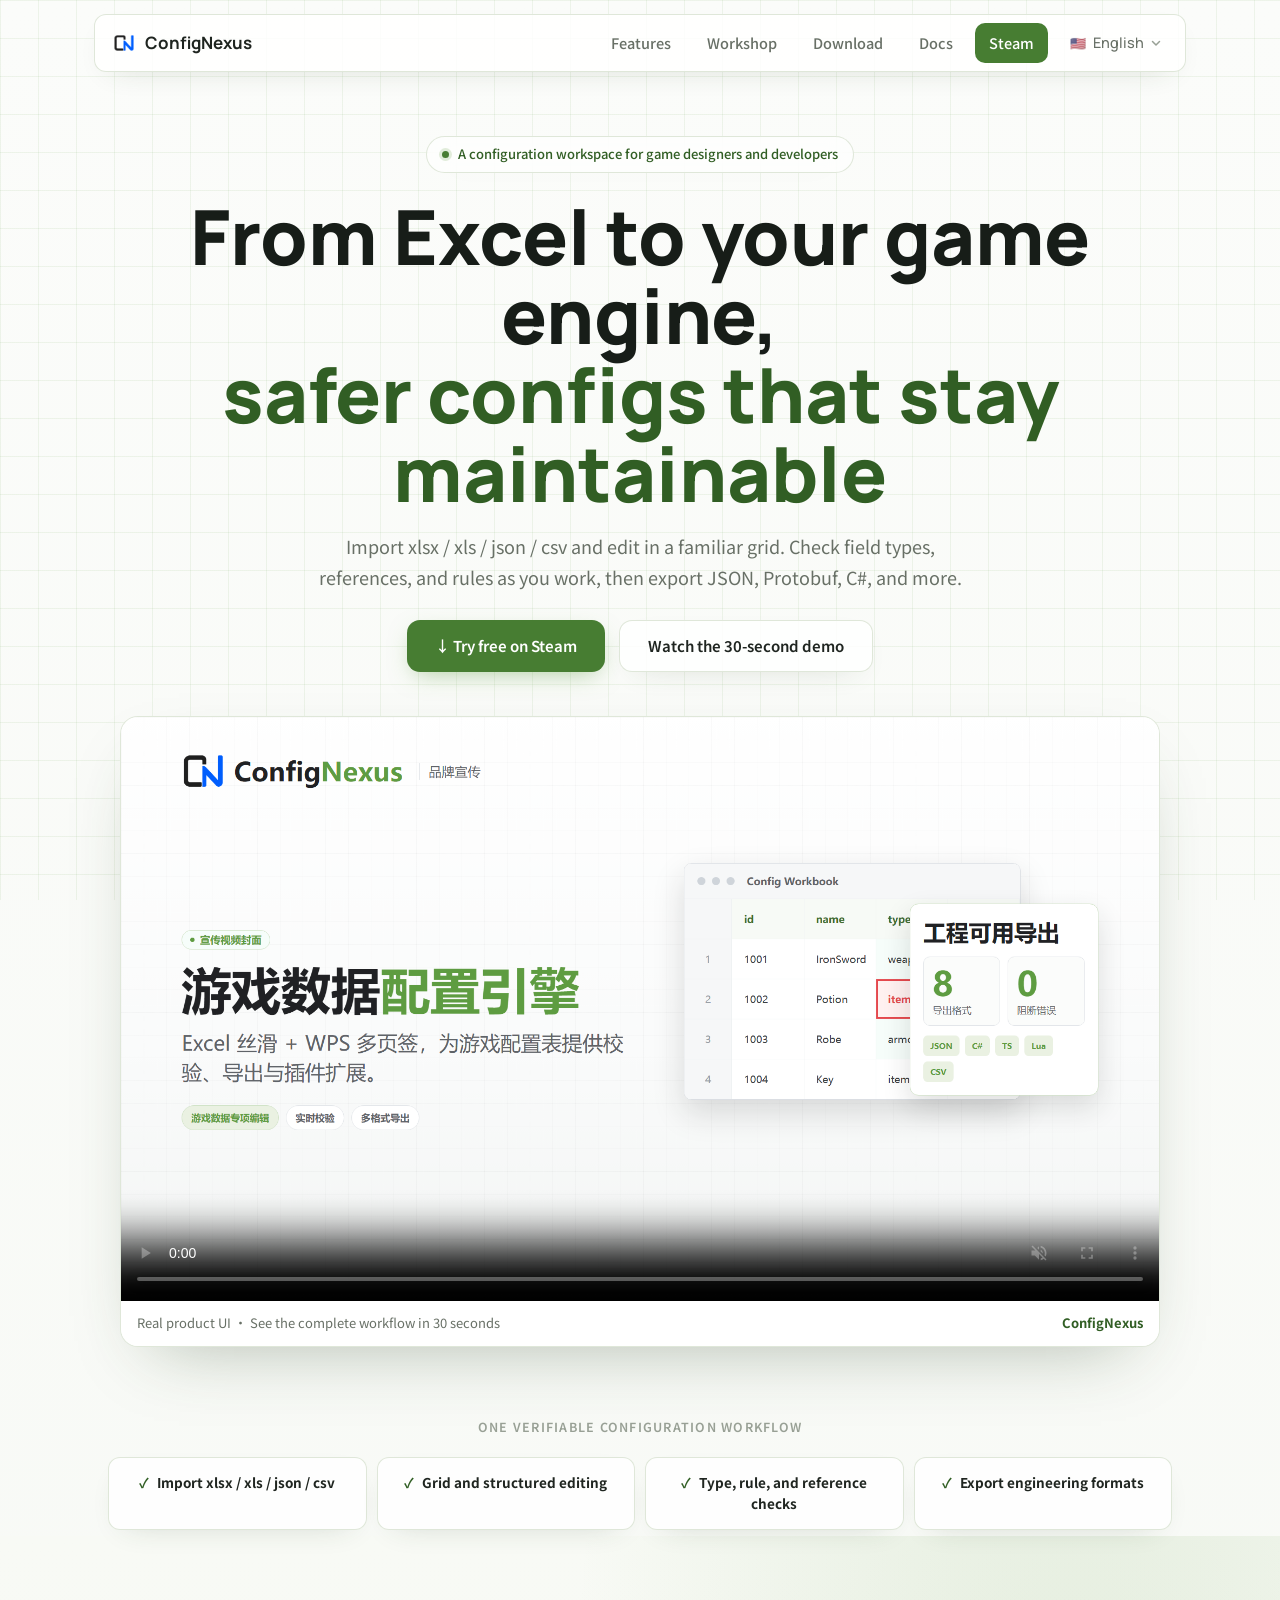
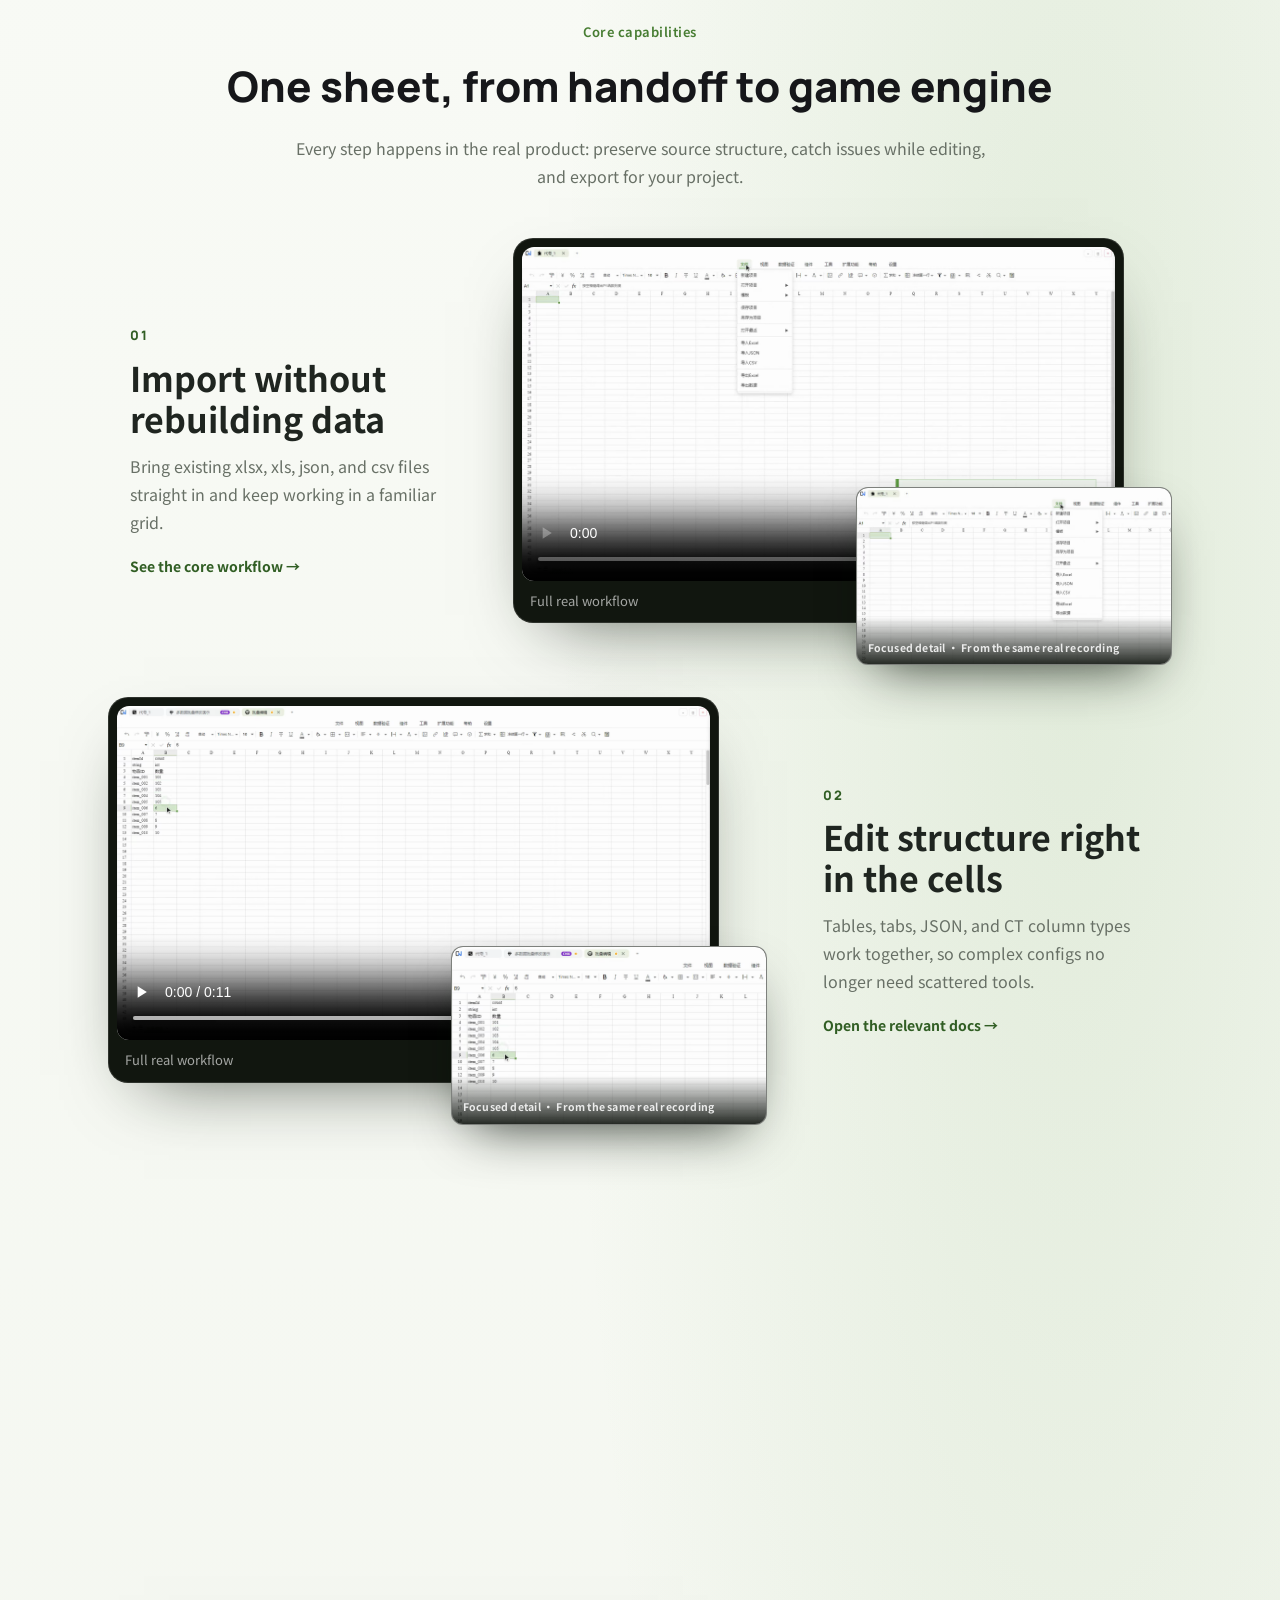
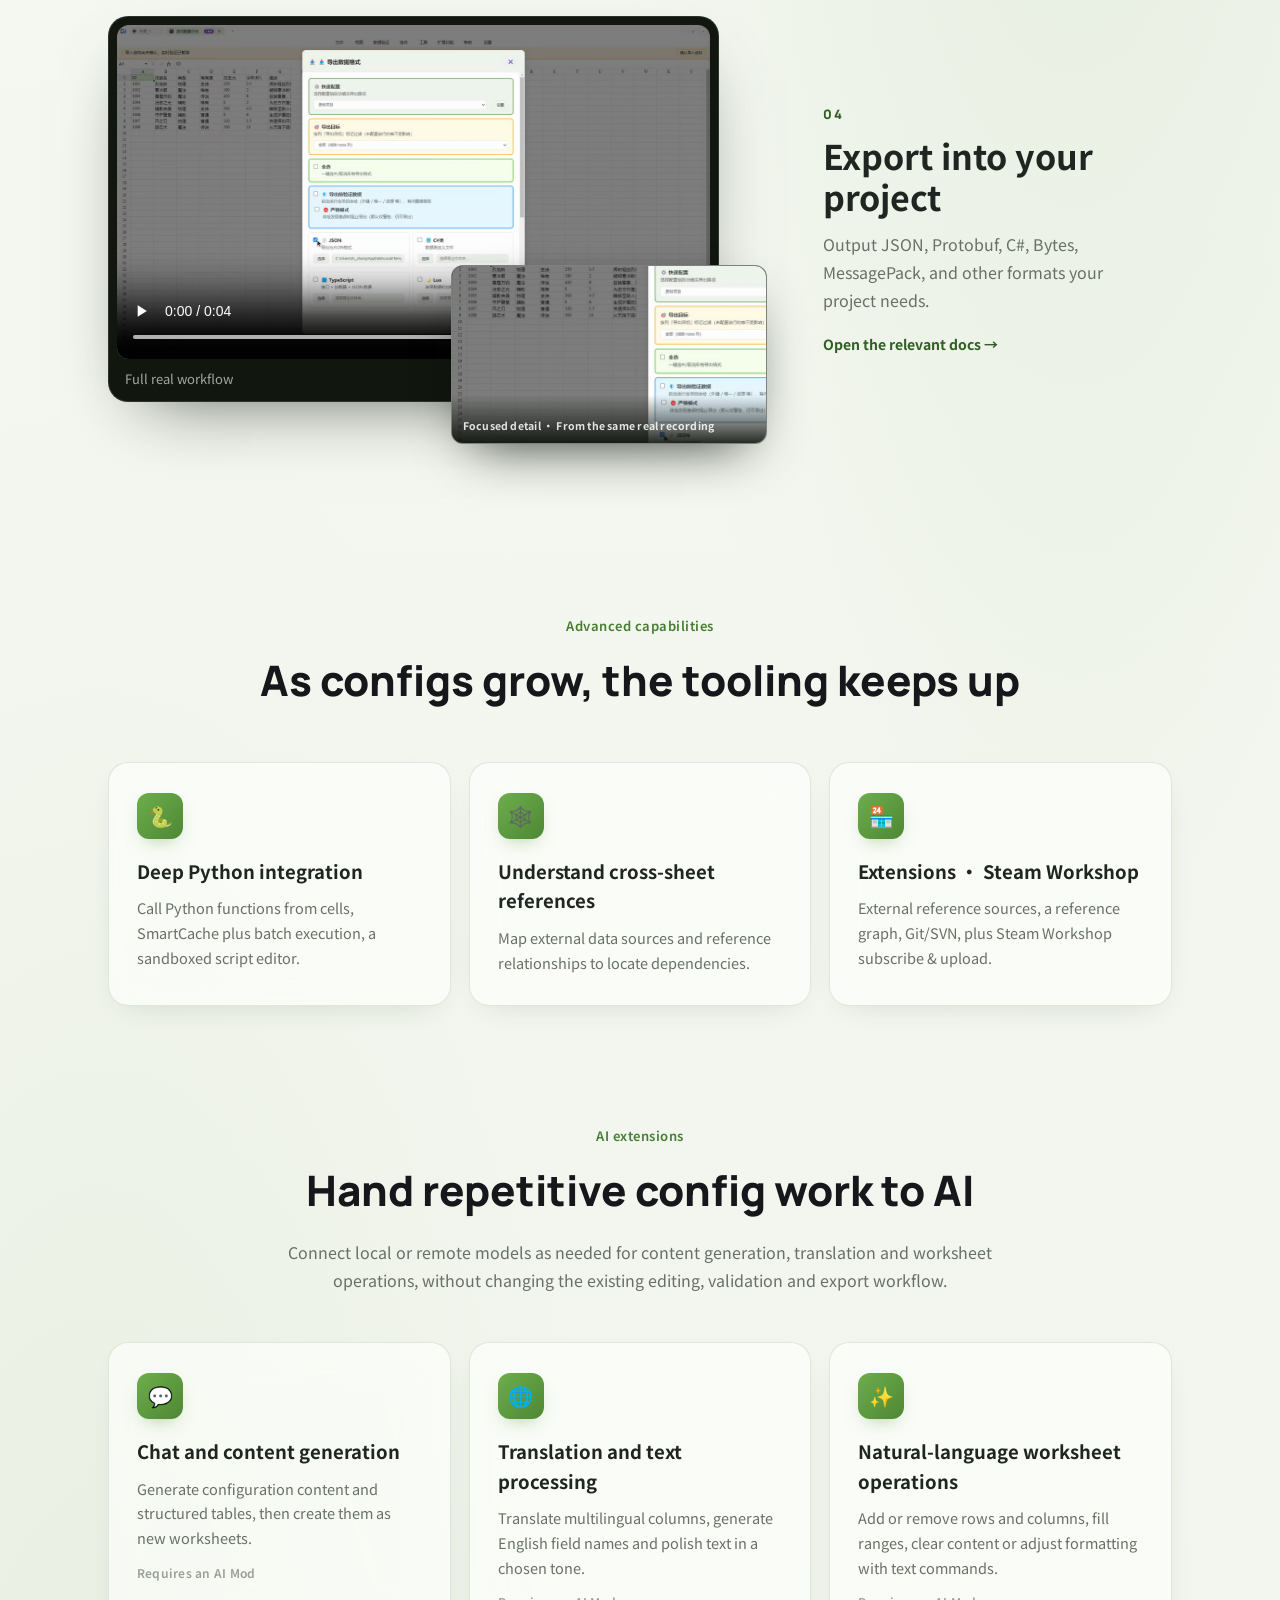
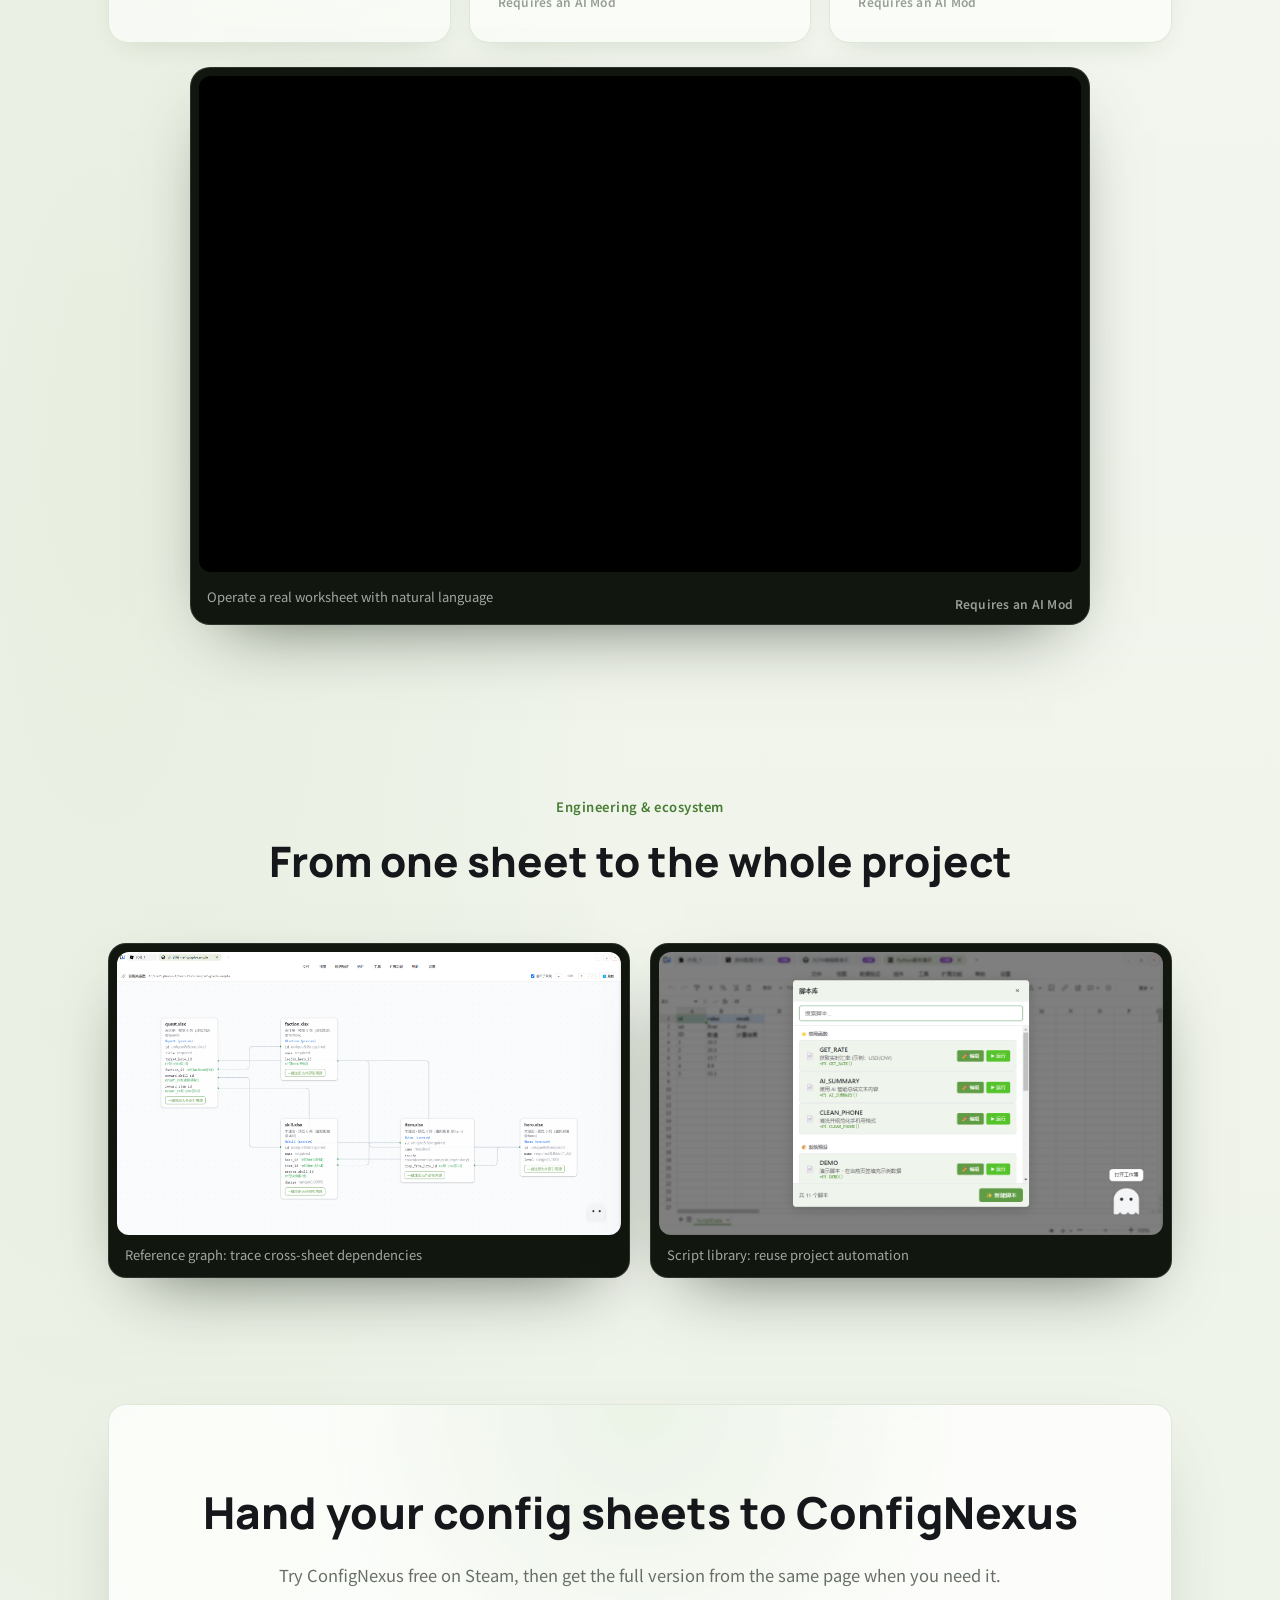
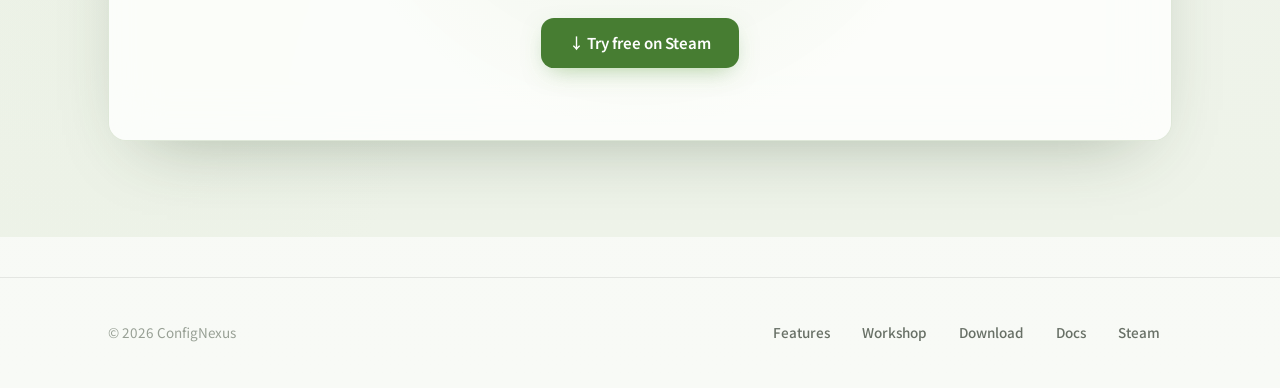
<file: index.html>
<!DOCTYPE html>
<html lang="zh-CN">
<head>
<meta charset="UTF-8">
<meta name="viewport" content="width=device-width, initial-scale=1.0">
<link rel="icon" type="image/png" href="assets/logo.png">
<title data-i18n="idx.title">ConfigNexus · 面向游戏开发者的数据配置工作流平台</title>
<meta name="description" data-i18n="idx.desc" content="支持字段类型、数据校验、Excel 导入与多格式导出；内置富文本、多数据、JSON 编辑器和文件浏览器，让配置填写、检查、导出和协作更高效、更少出错。">
<script src="i18n.js?v=20260720-real-proof"></script>
<link rel="preconnect" href="https://fonts.googleapis.com">
<link rel="preconnect" href="https://fonts.gstatic.com" crossorigin>
<link href="https://fonts.googleapis.com/css2?family=Manrope:wght@400;500;600;700;800&family=Noto+Sans+SC:wght@300;400;500;700&display=swap" rel="stylesheet">
  <link rel="stylesheet" href="site.css?v=20260723-canvas">
</head>
<body>
<div class="bg">
  <div class="grid"></div>
</div>

<header class="reveal d1">
  <div class="nav">
    <a class="brand" href="index.html"><img class="brand-logo" src="assets/logo.png" alt="ConfigNexus 标志">ConfigNexus</a>
    <nav class="nav-links">
      <a href="features.html" data-i18n="nav.features">功能</a>
      <a href="workshop.html" data-i18n="nav.workshop">创意工坊</a>
      <a href="download.html" data-i18n="nav.download">下载</a>
      <a href="docs.html" data-i18n="nav.docs">文档</a>
      <a class="nav-cta" href="https://store.steampowered.com/app/4400360/ConfigNexus___AI/" target="_blank" rel="noopener">Steam</a>
    </nav>
    <details class="mobile-menu">
      <summary data-i18n="nav.menu">菜单</summary>
      <div class="mobile-menu-panel">
        <a href="features.html" data-i18n="nav.features">功能</a>
        <a href="workshop.html" data-i18n="nav.workshop">创意工坊</a>
        <a href="download.html" data-i18n="nav.download">下载</a>
        <a href="docs.html" data-i18n="nav.docs">文档</a>
        <a href="https://store.steampowered.com/app/4400360/ConfigNexus___AI/" target="_blank" rel="noopener">Steam</a>
      </div>
    </details>
  </div>
</header>

<main>
  <section class="hero">
    <div class="wrap">
      <div class="eyebrow reveal d2"><span class="dot"></span><span data-i18n="idx.eyebrow">给游戏策划与开发者的配置工作台</span></div>
      <h1 class="hero-h reveal d2" data-i18n="idx.heroH">从 Excel 到游戏引擎，<br><span class="hl">配置数据少出错、好维护</span></h1>
      <p class="sub reveal d3" data-i18n="idx.sub">导入 xlsx / xls / json / csv，用熟悉的表格方式编辑；字段类型、引用和规则即时检查，再导出 JSON、Protobuf、C# 等工程格式。</p>
      <div class="cta-row reveal d4">
        <a class="btn btn-primary" href="download.html" data-i18n="cta.download">↓ 下载 Windows 试用版</a>
        <a class="btn btn-ghost" href="#demo" data-i18n="cta.demo">观看 30 秒演示</a>
      </div>
      <div class="product-media hero-media reveal d5" id="demo" data-product-demo>
        <video controls muted playsinline preload="metadata" poster="assets/product/campaign-poster.png" aria-label="ConfigNexus 30 秒产品演示">
          <source src="assets/product/overview-zh.mp4" type="video/mp4">
        </video>
        <div class="media-caption"><span data-i18n="idx.demoCaption">真实产品界面 · 30 秒了解完整配置流程</span><strong>ConfigNexus</strong></div>
      </div>
    </div>
  </section>

  <section class="formats proof-strip" aria-label="ConfigNexus 核心工作流">
    <div class="wrap">
      <div class="lbl" data-i18n="idx.proofLabel">一条可验证的配置工作流</div>
      <div class="proof-row">
        <span data-i18n="idx.proofImport">导入 xlsx / xls / json / csv</span>
        <span data-i18n="idx.proofEdit">表格与结构化编辑</span>
        <span data-i18n="idx.proofValidate">类型、规则与引用校验</span>
        <span data-i18n="idx.proofExport">导出工程格式</span>
      </div>
    </div>
  </section>

  <div class="atmosphere-canvas">
  <section class="section workflow-section" id="workflow">
    <div class="wrap">
      <div class="sec-head">
        <div class="tag" data-i18n="idx.coreTag">核心工作流</div>
        <h2 data-i18n="idx.workflowH">一张表，从拿到手到交给引擎</h2>
        <p class="section-lead" data-i18n="idx.workflowP">每一步都发生在真实产品里：保留原始数据结构，编辑时发现问题，按项目需要导出。</p>
      </div>
      <div class="workflow-list">
        <article class="workflow-item">
          <div class="workflow-copy"><span class="step-no">01</span><h3 data-i18n="idx.flow1t">导入，不用重做数据</h3><p data-i18n="idx.flow1d">把现有 xlsx、xls、json、csv 直接带进来，继续用熟悉的表格方式工作。</p><a href="features.html#core-workflow" data-i18n="idx.learnMore">查看核心工作流 →</a></div>
          <div class="proof-visual" data-real-proof>
            <div class="product-media"><video controls muted playsinline preload="metadata" poster="assets/product/real/poster-import.png"><source src="assets/product/multi-format-import.mp4" type="video/mp4"></video><div class="media-caption" data-i18n="proof.realLabel">真实操作全程</div></div>
            <figure class="focus-detail"><img src="assets/product/real/focus-import.png" alt="ConfigNexus 导入菜单局部放大" loading="lazy"><figcaption data-i18n="proof.focusLabel">关键区域放大 · 来自同一条真实录屏</figcaption></figure>
          </div>
        </article>
        <article class="workflow-item reverse">
          <div class="workflow-copy"><span class="step-no">02</span><h3 data-i18n="idx.flow2t">编辑，结构就在单元格里</h3><p data-i18n="idx.flow2d">表格、多页签、JSON 和 CT 列类型协同工作，复杂配置不再拆成零散工具。</p><a href="docs.html#ct-json" data-i18n="idx.openDocs">打开对应文档 →</a></div>
          <div class="proof-visual" data-real-proof>
            <div class="product-media"><video controls muted playsinline preload="metadata" poster="assets/product/real/poster-batch-edit.png"><source src="assets/product/real/batch-edit.webm" type="video/webm"></video><div class="media-caption" data-i18n="proof.realLabel">真实操作全程</div></div>
            <figure class="focus-detail"><img src="assets/product/real/focus-batch-edit.png" alt="ConfigNexus 批量编辑结果局部放大" loading="lazy"><figcaption data-i18n="proof.focusLabel">关键区域放大 · 来自同一条真实录屏</figcaption></figure>
          </div>
        </article>
        <article class="workflow-item">
          <div class="workflow-copy"><span class="step-no">03</span><h3 data-i18n="idx.flow3t">校验，问题留在上线之前</h3><p data-i18n="idx.flow3d">字段类型、规则和跨表引用即时检查，错误回到具体数据位置处理。</p><a href="docs.html#valid-dsl" data-i18n="idx.openDocs">打开对应文档 →</a></div>
          <div class="proof-visual" data-real-proof>
            <div class="product-media"><video controls muted playsinline preload="metadata" poster="assets/product/real/poster-validation-dsl.png"><source src="assets/product/real/validation-dsl.webm" type="video/webm"></video><div class="media-caption" data-i18n="proof.realLabel">真实操作全程</div></div>
            <figure class="focus-detail"><img src="assets/product/real/focus-validation-dsl.png" alt="ConfigNexus 验证规则结果局部放大" loading="lazy"><figcaption data-i18n="proof.focusLabel">关键区域放大 · 来自同一条真实录屏</figcaption></figure>
          </div>
        </article>
        <article class="workflow-item reverse">
          <div class="workflow-copy"><span class="step-no">04</span><h3 data-i18n="idx.flow4t">导出，接进你的工程</h3><p data-i18n="idx.flow4d">按项目需要输出 JSON、Protobuf、C#、Bytes、MessagePack 等格式。</p><a href="docs.html#export-data" data-i18n="idx.openDocs">打开对应文档 →</a></div>
          <div class="proof-visual" data-real-proof>
            <div class="product-media"><video controls muted playsinline preload="metadata" poster="assets/product/real/poster-export-data.png"><source src="assets/product/real/export-data.webm" type="video/webm"></video><div class="media-caption" data-i18n="proof.realLabel">真实操作全程</div></div>
            <figure class="focus-detail"><img src="assets/product/real/focus-export-data.png" alt="ConfigNexus 导出选项局部放大" loading="lazy"><figcaption data-i18n="proof.focusLabel">关键区域放大 · 来自同一条真实录屏</figcaption></figure>
          </div>
        </article>
      </div>
    </div>
  </section>

  <section class="section" id="advanced">
    <div class="wrap">
      <div class="sec-head"><div class="tag" data-i18n="idx.advancedTag">进阶能力</div><h2 data-i18n="idx.advancedH">配置变复杂，工具也跟得上</h2></div>
      <div class="cards">
        <a class="card" href="features.html#engineering"><div class="ic">🐍</div><h3 data-i18n="idx.c5t">Python 深度集成</h3><p data-i18n="idx.c5d">单元格里调 Python 函数，SmartCache + 批量执行，沙箱脚本编辑器。</p></a>
        <a class="card" href="features.html#extensions"><div class="ic">🕸️</div><h3 data-i18n="idx.referenceT">看清跨表引用</h3><p data-i18n="idx.referenceD">把外部数据源与引用关系画出来，定位配置依赖。</p></a>
        <a class="card" href="workshop.html"><div class="ic">🏪</div><h3 data-i18n="idx.c6t">扩展生态 · 创意工坊</h3><p data-i18n="idx.c6d">外部引用源、引用关系图、Git/SVN、Steam 创意工坊订阅与上传。</p></a>
      </div>
    </div>
  </section>

  <section class="section ai-home-section">
    <div class="wrap">
      <div class="sec-head">
        <div class="tag" data-i18n="idx.aiTag">AI 扩展能力</div>
        <h2 data-i18n="idx.aiH">让重复的配置工作交给 AI</h2>
        <p class="section-lead" data-i18n="idx.aiP">按需连接本地或远程模型，用自然语言完成内容生成、翻译和工作表操作；原有编辑、验证与导出流程保持不变。</p>
      </div>
      <div class="cards">
        <a class="card" href="docs.html#ai-chat"><div class="ic">💬</div><h3 data-i18n="idx.aiC1t">对话与内容生成</h3><p data-i18n="idx.aiC1d">生成配置内容和结构化表格，并直接创建为新工作表。</p><small class="mod-note" data-i18n="ai.modNote">需要安装 AI Mod</small></a>
        <a class="card" href="docs.html#ai-translate"><div class="ic">🌐</div><h3 data-i18n="idx.aiC2t">翻译与文本处理</h3><p data-i18n="idx.aiC2d">批量翻译多语言列、生成英文字段并按指定语气润色文本。</p><small class="mod-note" data-i18n="ai.modNote">需要安装 AI Mod</small></a>
        <a class="card" href="docs.html#ai-worksheet"><div class="ic">✨</div><h3 data-i18n="idx.aiC3t">自然语言操作表格</h3><p data-i18n="idx.aiC3d">通过文字指令增删行列、填写区域、清空内容或调整格式。</p><small class="mod-note" data-i18n="ai.modNote">需要安装 AI Mod</small></a>
      </div>
      <div class="product-media ai-demo"><video autoplay muted loop playsinline preload="metadata"><source src="assets/product/ai-worksheet.webm" type="video/webm"></video><div class="media-caption"><span data-i18n="idx.aiDemoCaption">用自然语言操作真实工作表</span><small class="mod-note" data-i18n="ai.modNote">需要安装 AI Mod</small></div></div>
    </div>
  </section>

  <section class="section ecosystem-section">
    <div class="wrap">
      <div class="sec-head"><div class="tag" data-i18n="idx.ecoTag">工程与生态</div><h2 data-i18n="idx.ecoH">从一张表，走向整个项目</h2></div>
      <div class="media-pair">
        <figure class="product-media"><img src="assets/product/reference-graph.png" alt="ConfigNexus 引用关系图" loading="lazy"><figcaption data-i18n="idx.ecoRef">引用关系图：追踪跨表依赖</figcaption></figure>
        <figure class="product-media"><img src="assets/product/script-library.png" alt="ConfigNexus Python 脚本库" loading="lazy"><figcaption data-i18n="idx.ecoScript">脚本库：复用项目自动化</figcaption></figure>
      </div>
    </div>
  </section>

  <section class="endwrap">
    <div class="wrap">
      <div class="endcta">
        <h2 data-i18n="idx.endH">把配置表交给 ConfigNexus</h2>
        <p data-i18n="idx.endP">先从 Windows 试用版跑通第一张配置表；需要完整版本时再前往 Steam。</p>
        <a class="btn btn-primary" href="download.html" data-i18n="cta.download">↓ 下载 Windows 试用版</a>
      </div>
    </div>
  </section>
  </div>
</main>

<footer>
  <div class="wrap foot">
    <div class="c">© 2026 ConfigNexus</div>
    <div class="lk">
      <a href="features.html" data-i18n="nav.features">功能</a>
      <a href="workshop.html" data-i18n="nav.workshop">创意工坊</a>
      <a href="download.html" data-i18n="nav.download">下载</a>
      <a href="docs.html" data-i18n="nav.docs">文档</a>
      <a href="https://store.steampowered.com/app/4400360/ConfigNexus___AI/" target="_blank" rel="noopener">Steam</a>
    </div>
  </div>
</footer>
<script src="site.js?v=20260723-motion"></script>
</body>
</html>
</file>
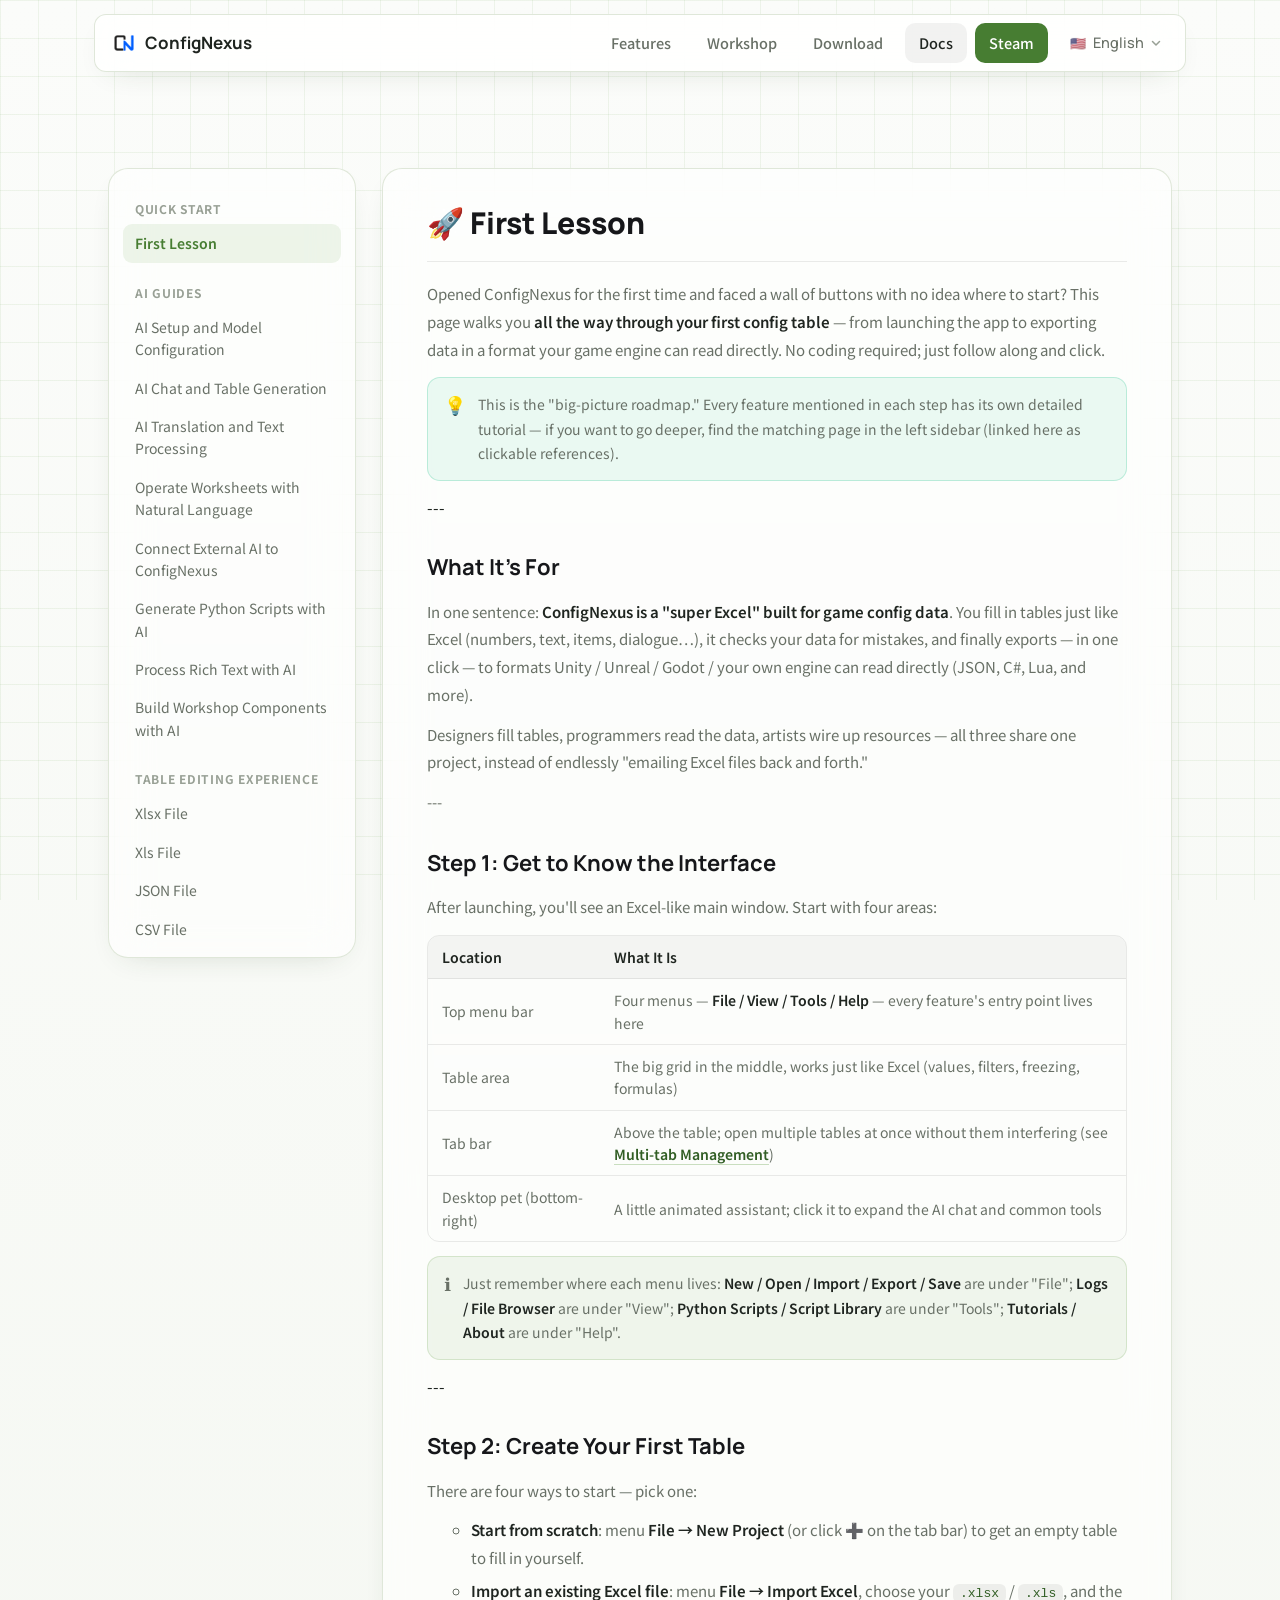
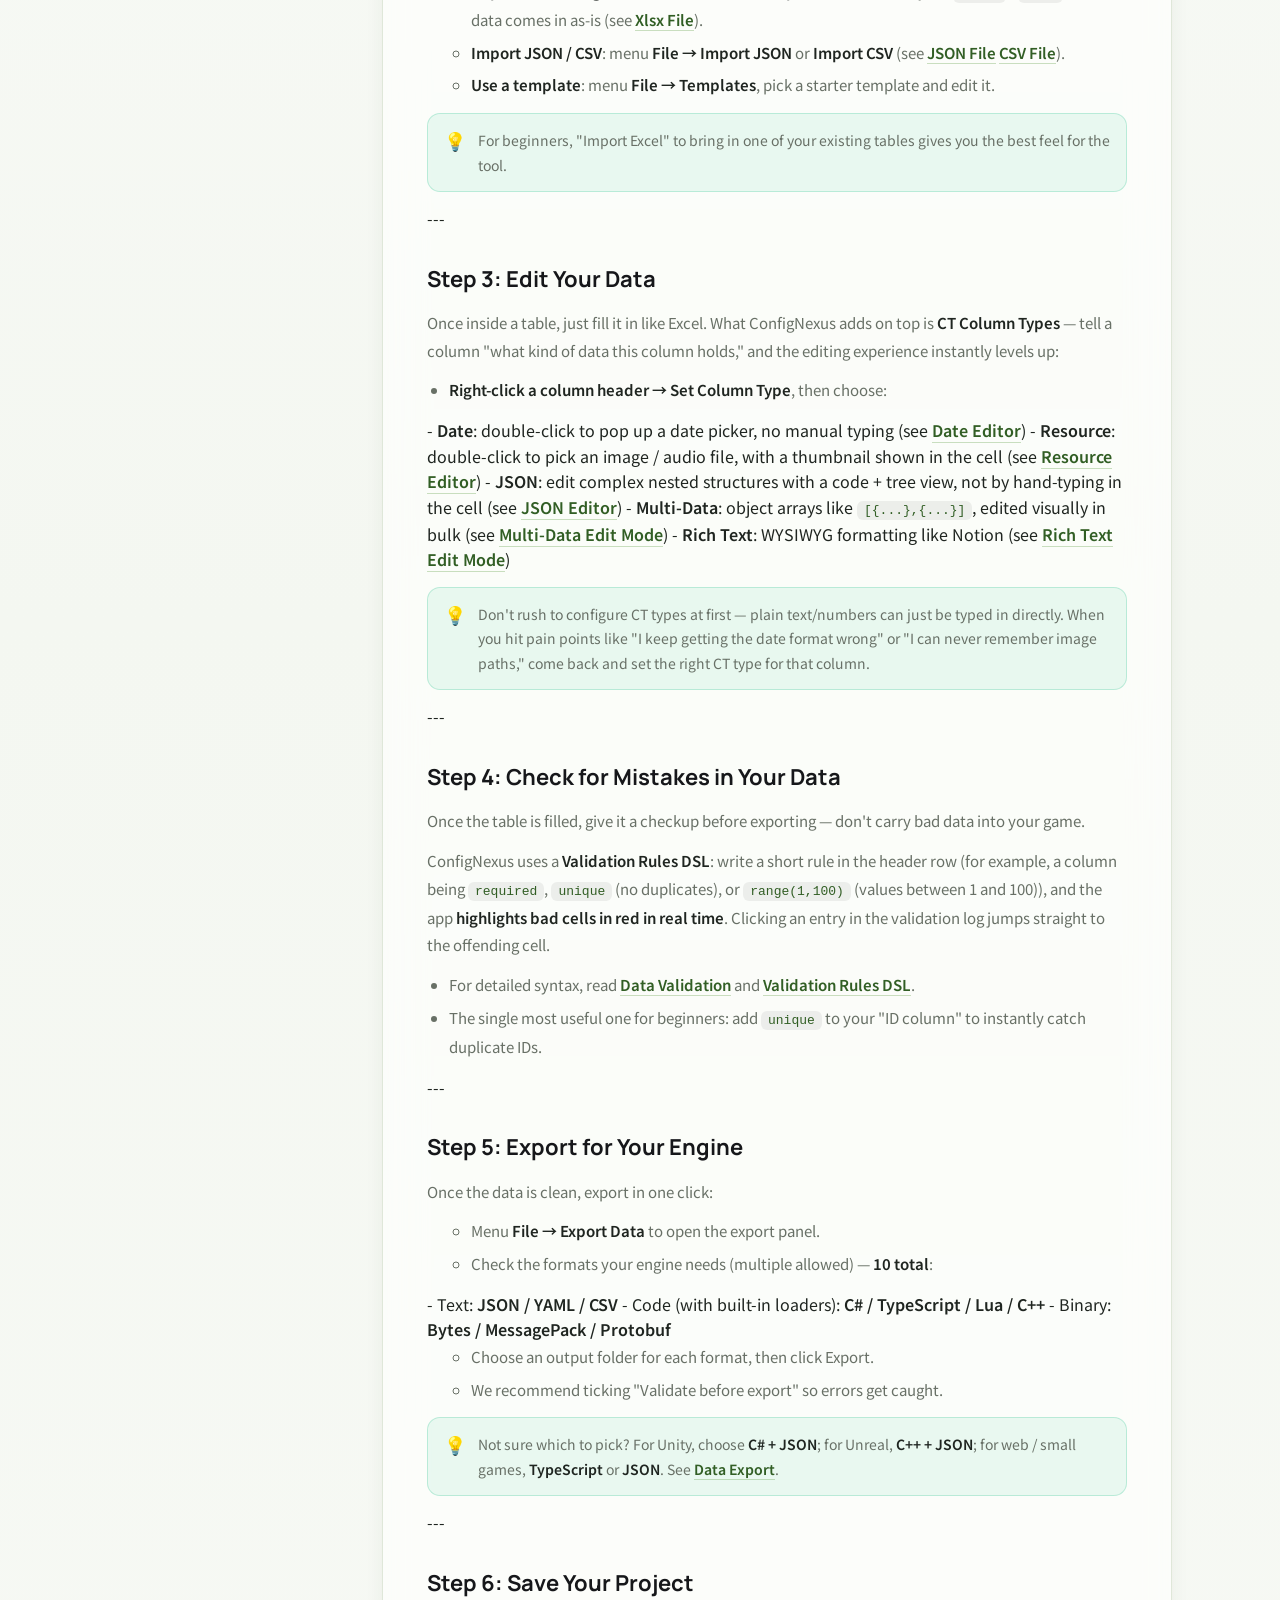
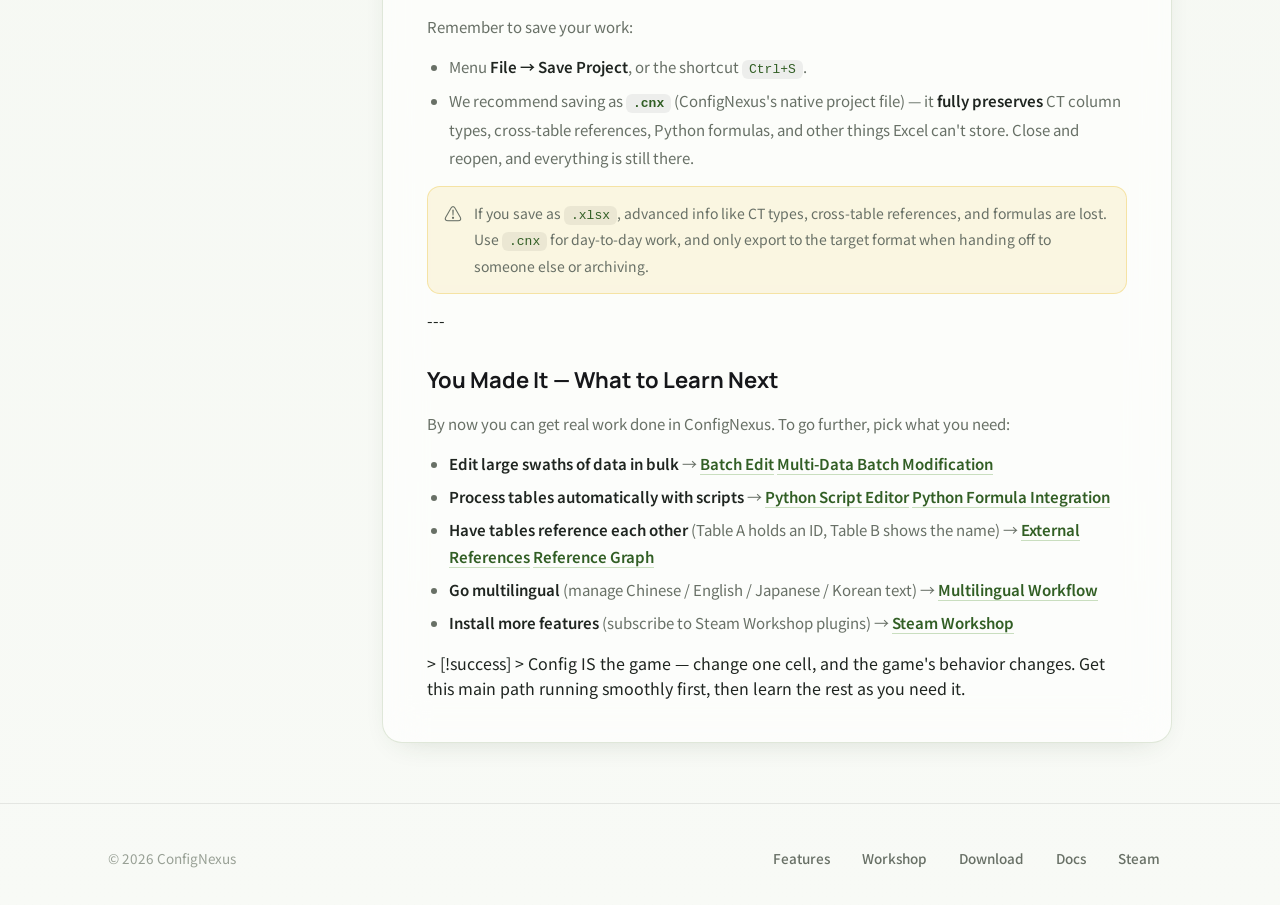
<file: docs.html>
<!DOCTYPE html>
<html lang="zh-CN">
<head>
<meta charset="UTF-8">
<meta name="viewport" content="width=device-width, initial-scale=1.0">
<link rel="icon" type="image/png" href="assets/logo.png">
<title data-i18n="docs.title">文档 · ConfigNexus</title>
<meta name="description" data-i18n="docs.desc" content="ConfigNexus 使用文档：表格编辑、CT 列类型、数据验证、数据导出、Python 集成、实用工具箱、扩展生态。">
  <script src="i18n.js?v=20260720-real-proof"></script>
<link rel="preconnect" href="https://fonts.googleapis.com">
<link rel="preconnect" href="https://fonts.gstatic.com" crossorigin>
<link href="https://fonts.googleapis.com/css2?family=Manrope:wght@400;500;600;700;800&family=Noto+Sans+SC:wght@300;400;500;700&display=swap" rel="stylesheet">
  <link rel="stylesheet" href="site.css?v=20260723-canvas">
</head>
<body>
<div class="bg"><div class="grid"></div></div>

<header>
  <div class="nav">
    <a class="brand" href="index.html"><img class="brand-logo" src="assets/logo.png" alt="ConfigNexus 标志">ConfigNexus</a>
    <nav class="nav-links">
      <a href="features.html" data-i18n="nav.features">功能</a>
      <a href="workshop.html" data-i18n="nav.workshop">创意工坊</a>
      <a href="download.html" data-i18n="nav.download">下载</a>
      <a href="docs.html" class="active" data-i18n="nav.docs">文档</a>
      <a class="nav-cta" href="https://store.steampowered.com/app/4400360/ConfigNexus___AI/" target="_blank" rel="noopener">Steam</a>
    </nav>
    <details class="mobile-menu">
      <summary data-i18n="nav.menu">菜单</summary>
      <div class="mobile-menu-panel"><a href="features.html" data-i18n="nav.features">功能</a><a href="workshop.html" data-i18n="nav.workshop">创意工坊</a><a href="download.html" data-i18n="nav.download">下载</a><a class="active" href="docs.html" data-i18n="nav.docs">文档</a><a href="https://store.steampowered.com/app/4400360/ConfigNexus___AI/" target="_blank" rel="noopener">Steam</a></div>
    </details>
  </div>
</header>

<main>
  <section class="wrap">
    <div class="doc-app">
      <aside class="doc-side glasscard" id="docSide"></aside>
      <div class="doc-main">
        <article class="doc-article glasscard" id="docContent"></article>
      </div>
    </div>
  </section>
</main>

<footer>
  <div class="wrap foot">
    <div class="c">© 2026 ConfigNexus</div>
    <div class="lk">
      <a href="features.html" data-i18n="nav.features">功能</a>
      <a href="workshop.html" data-i18n="nav.workshop">创意工坊</a>
      <a href="download.html" data-i18n="nav.download">下载</a>
      <a href="docs.html" data-i18n="nav.docs">文档</a>
      <a href="https://store.steampowered.com/app/4400360/ConfigNexus___AI/" target="_blank" rel="noopener">Steam</a>
    </div>
  </div>
</footer>

<script src="docs-manifest.js?v=20260714-ai-guides"></script>
<script src="docs-data.js?v=20260714-ai-guides"></script>
<script src="docs.js?v=20260703-doc-links"></script>
</body>
</html>
</file>
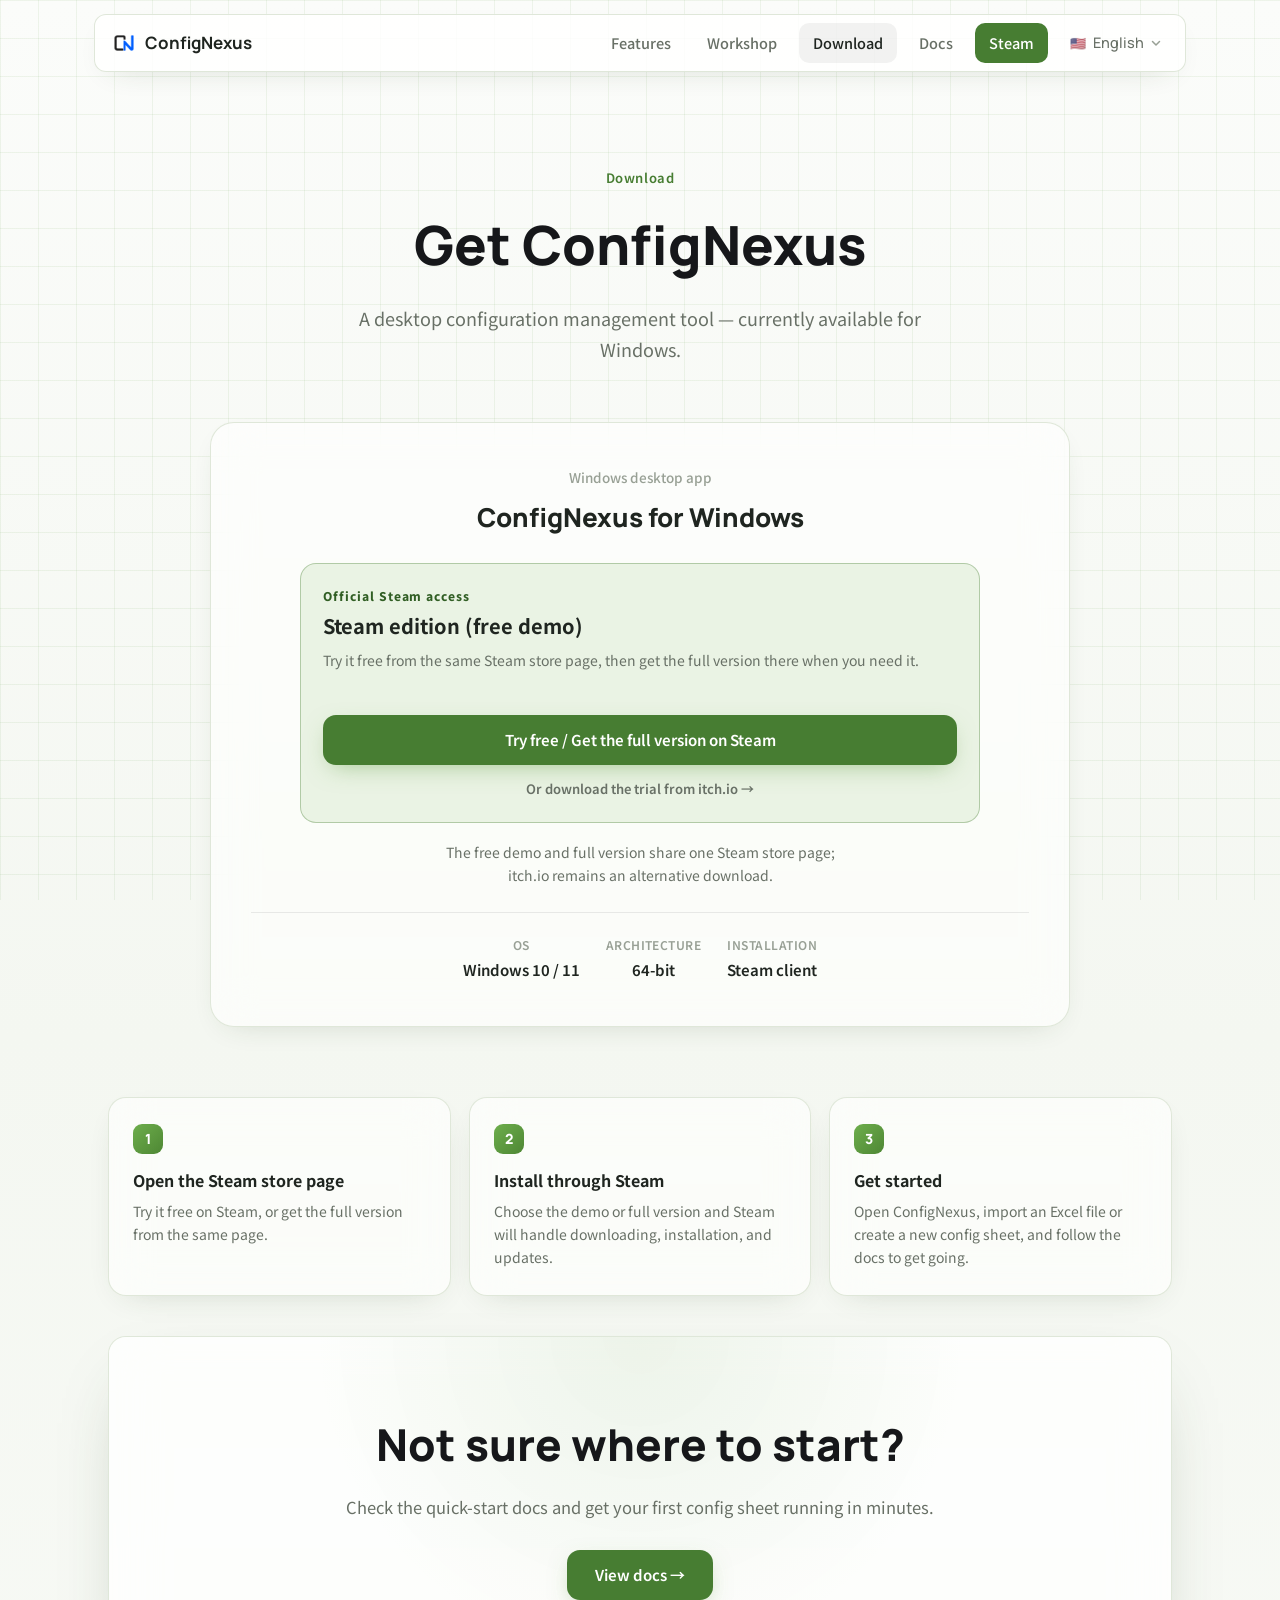
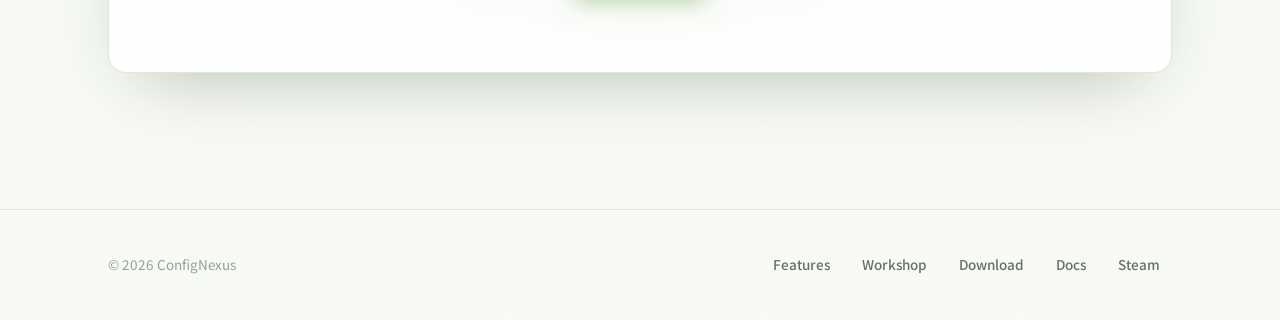
<file: download.html>
<!DOCTYPE html>
<html lang="zh-CN">
<head>
<meta charset="UTF-8">
<meta name="viewport" content="width=device-width, initial-scale=1.0">
<link rel="icon" type="image/png" href="assets/logo.png">
<title data-i18n="dl.title">下载 · ConfigNexus</title>
<meta name="description" data-i18n="dl.desc" content="下载 ConfigNexus 桌面端配置管理工具（Windows）。">
  <script src="i18n.js?v=20260721-steam-demo"></script>
<link rel="preconnect" href="https://fonts.googleapis.com">
<link rel="preconnect" href="https://fonts.gstatic.com" crossorigin>
<link href="https://fonts.googleapis.com/css2?family=Manrope:wght@400;500;600;700;800&family=Noto+Sans+SC:wght@300;400;500;700&display=swap" rel="stylesheet">
  <link rel="stylesheet" href="site.css?v=20260723-canvas">
</head>
<body>
<div class="bg">
  <div class="grid"></div>
</div>

<header class="reveal d1">
  <div class="nav">
    <a class="brand" href="index.html"><img class="brand-logo" src="assets/logo.png" alt="ConfigNexus 标志">ConfigNexus</a>
    <nav class="nav-links">
      <a href="features.html" data-i18n="nav.features">功能</a>
      <a href="workshop.html" data-i18n="nav.workshop">创意工坊</a>
      <a href="download.html" class="active" data-i18n="nav.download">下载</a>
      <a href="docs.html" data-i18n="nav.docs">文档</a>
      <a class="nav-cta" href="https://store.steampowered.com/app/4400360/ConfigNexus___AI/" target="_blank" rel="noopener">Steam</a>
    </nav>
    <details class="mobile-menu">
      <summary data-i18n="nav.menu">菜单</summary>
      <div class="mobile-menu-panel"><a href="features.html" data-i18n="nav.features">功能</a><a href="workshop.html" data-i18n="nav.workshop">创意工坊</a><a class="active" href="download.html" data-i18n="nav.download">下载</a><a href="docs.html" data-i18n="nav.docs">文档</a><a href="https://store.steampowered.com/app/4400360/ConfigNexus___AI/" target="_blank" rel="noopener">Steam</a></div>
    </details>
  </div>
</header>

<main>
  <section class="pagehead">
    <div class="wrap">
      <div class="tag reveal d2" data-i18n="dl.headTag">下载</div>
      <h1 class="reveal d2" data-i18n="dl.headH">获取 ConfigNexus</h1>
      <p class="reveal d3" data-i18n="dl.headP">桌面端配置管理工具，当前提供 Windows 版本。</p>
    </div>
  </section>

  <section class="wrap">
    <div class="dl-hero">
      <div class="dl-card glasscard reveal d3">
        <div class="ver" data-i18n="dl.ver">Windows 桌面版</div>
        <h2>ConfigNexus for Windows</h2>
        <div class="download-choices">
          <div class="download-choice recommended steam-download-choice"><span data-i18n="dl.trialTag">Steam 官方入口</span><h3 data-i18n="dl.trialH">Steam 版（含免费试玩）</h3><p data-i18n="dl.trialP">在同一 Steam 商店页免费试玩；需要完整功能时可直接获取完整版。</p><a class="btn btn-primary" href="https://store.steampowered.com/app/4400360/ConfigNexus___AI/" target="_blank" rel="noopener" data-i18n="dl.btnSteam">在 Steam 免费试玩 / 获取完整版</a><a class="itch-fallback" href="https://digua123.itch.io/confignexusai" target="_blank" rel="noopener" data-i18n="dl.itchFallback">也可以从 itch.io 下载试用版 →</a></div>
        </div>
        <p class="note" data-i18n="dl.note">免费试玩与完整版都在同一 Steam 商店页；itch.io 仅作为备用下载。</p>
        <div class="dl-meta">
          <div><div class="k" data-i18n="dl.k1">系统</div><div class="v" data-i18n="dl.v1">Windows 10 / 11</div></div>
          <div><div class="k" data-i18n="dl.k2">架构</div><div class="v" data-i18n="dl.v2">64 位</div></div>
          <div><div class="k" data-i18n="dl.k3">安装方式</div><div class="v" data-i18n="dl.v3">Steam 客户端</div></div>
        </div>
      </div>
    </div>

    <div class="steps">
      <div class="step glasscard reveal d4">
        <div class="n">1</div>
        <h4 data-i18n="dl.s1h">打开 Steam 商店页</h4>
        <p data-i18n="dl.s1p">前往 Steam 免费试玩，或在同一页面获取完整版。</p>
      </div>
      <div class="step glasscard reveal d4">
        <div class="n">2</div>
        <h4 data-i18n="dl.s2h">通过 Steam 安装</h4>
        <p data-i18n="dl.s2p">选择试玩版或完整版后，Steam 客户端会自动完成下载、安装和后续更新。</p>
      </div>
      <div class="step glasscard reveal d5">
        <div class="n">3</div>
        <h4 data-i18n="dl.s3h">开始使用</h4>
        <p data-i18n="dl.s3p">打开 ConfigNexus，导入 Excel 或新建配置表，参考文档快速上手。</p>
      </div>
    </div>
  </section>

  <section class="endwrap">
    <div class="wrap">
      <div class="endcta">
        <h2 data-i18n="dl.endH">不知道从哪开始？</h2>
        <p data-i18n="dl.endP">查看快速上手文档，几分钟跑通第一张配置表。</p>
        <a class="btn btn-primary" href="docs.html" data-i18n="dl.endBtn">查看文档 →</a>
      </div>
    </div>
  </section>
</main>

<footer>
  <div class="wrap foot">
    <div class="c">© 2026 ConfigNexus</div>
    <div class="lk">
      <a href="features.html" data-i18n="nav.features">功能</a>
      <a href="workshop.html" data-i18n="nav.workshop">创意工坊</a>
      <a href="download.html" data-i18n="nav.download">下载</a>
      <a href="docs.html" data-i18n="nav.docs">文档</a>
      <a href="https://store.steampowered.com/app/4400360/ConfigNexus___AI/" target="_blank" rel="noopener">Steam</a>
    </div>
  </div>
</footer>
<script src="site.js?v=20260723-motion"></script>
</body>
</html>
</file>
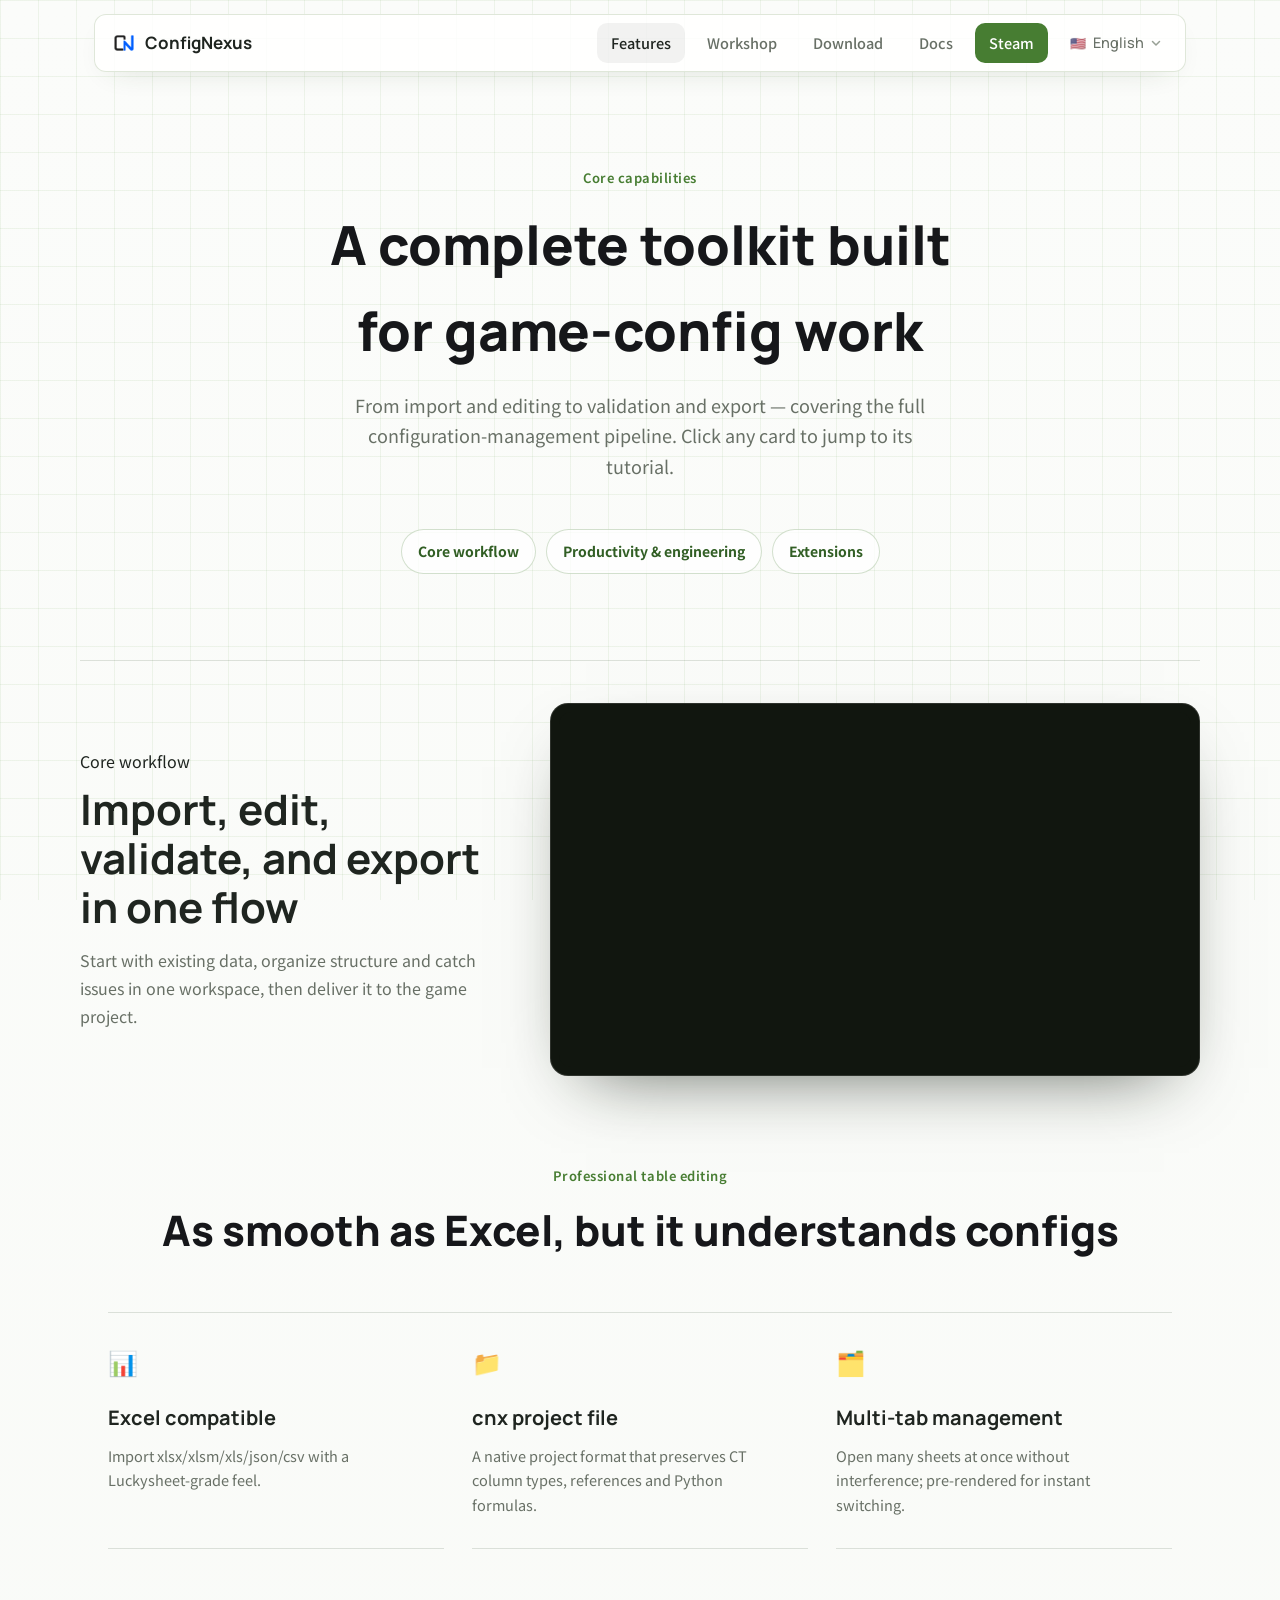
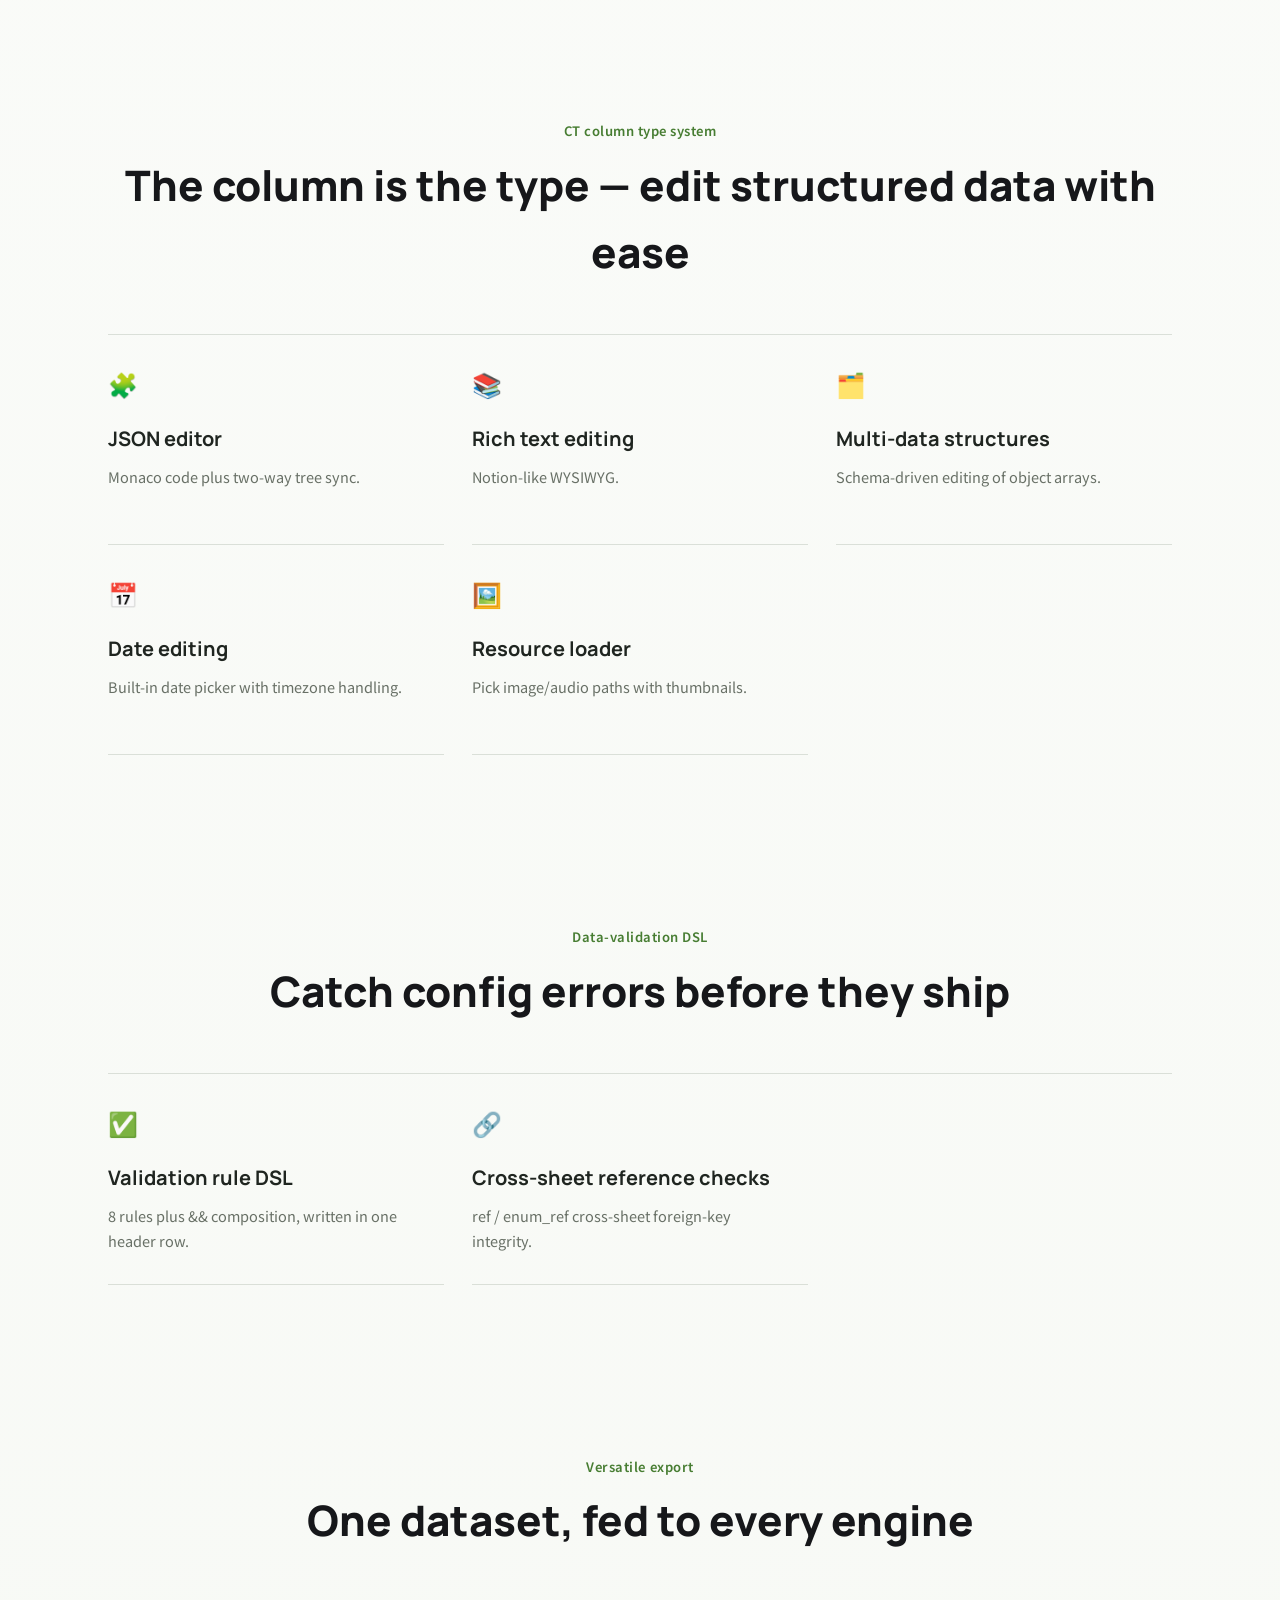
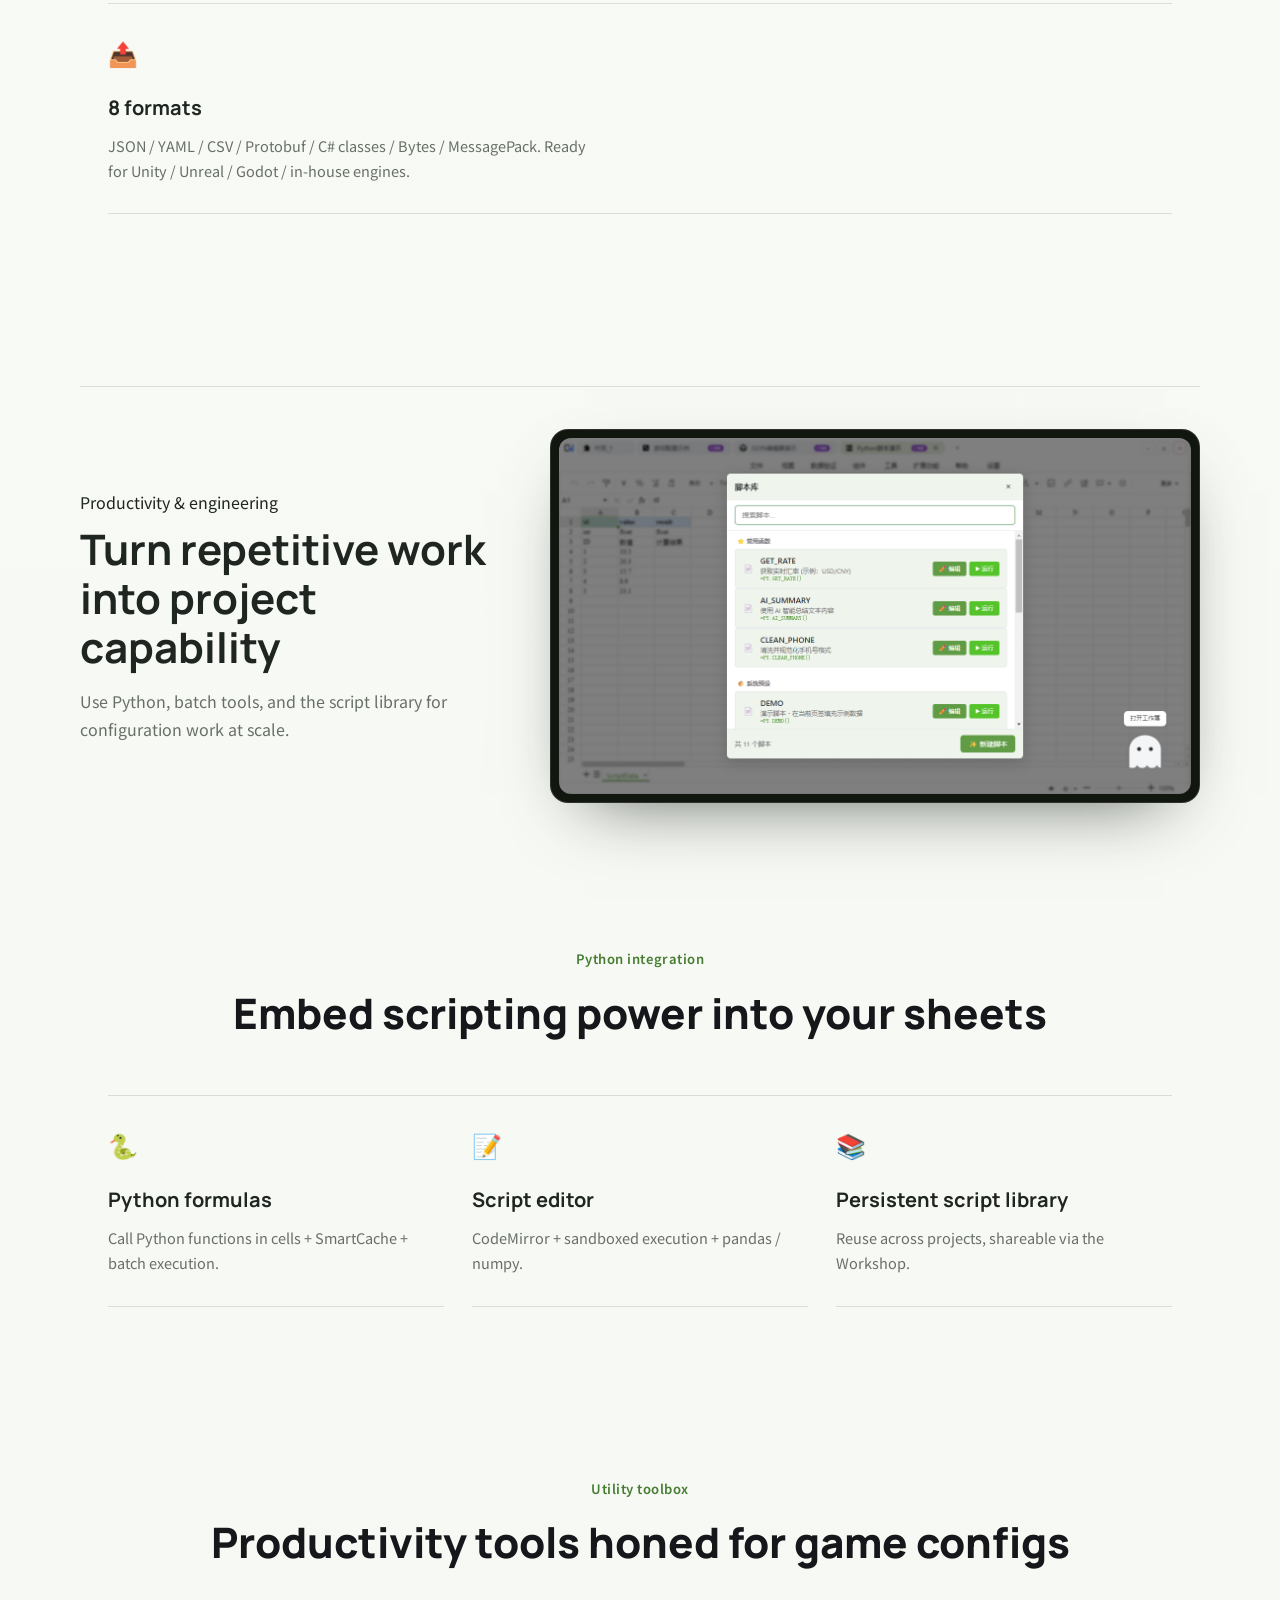
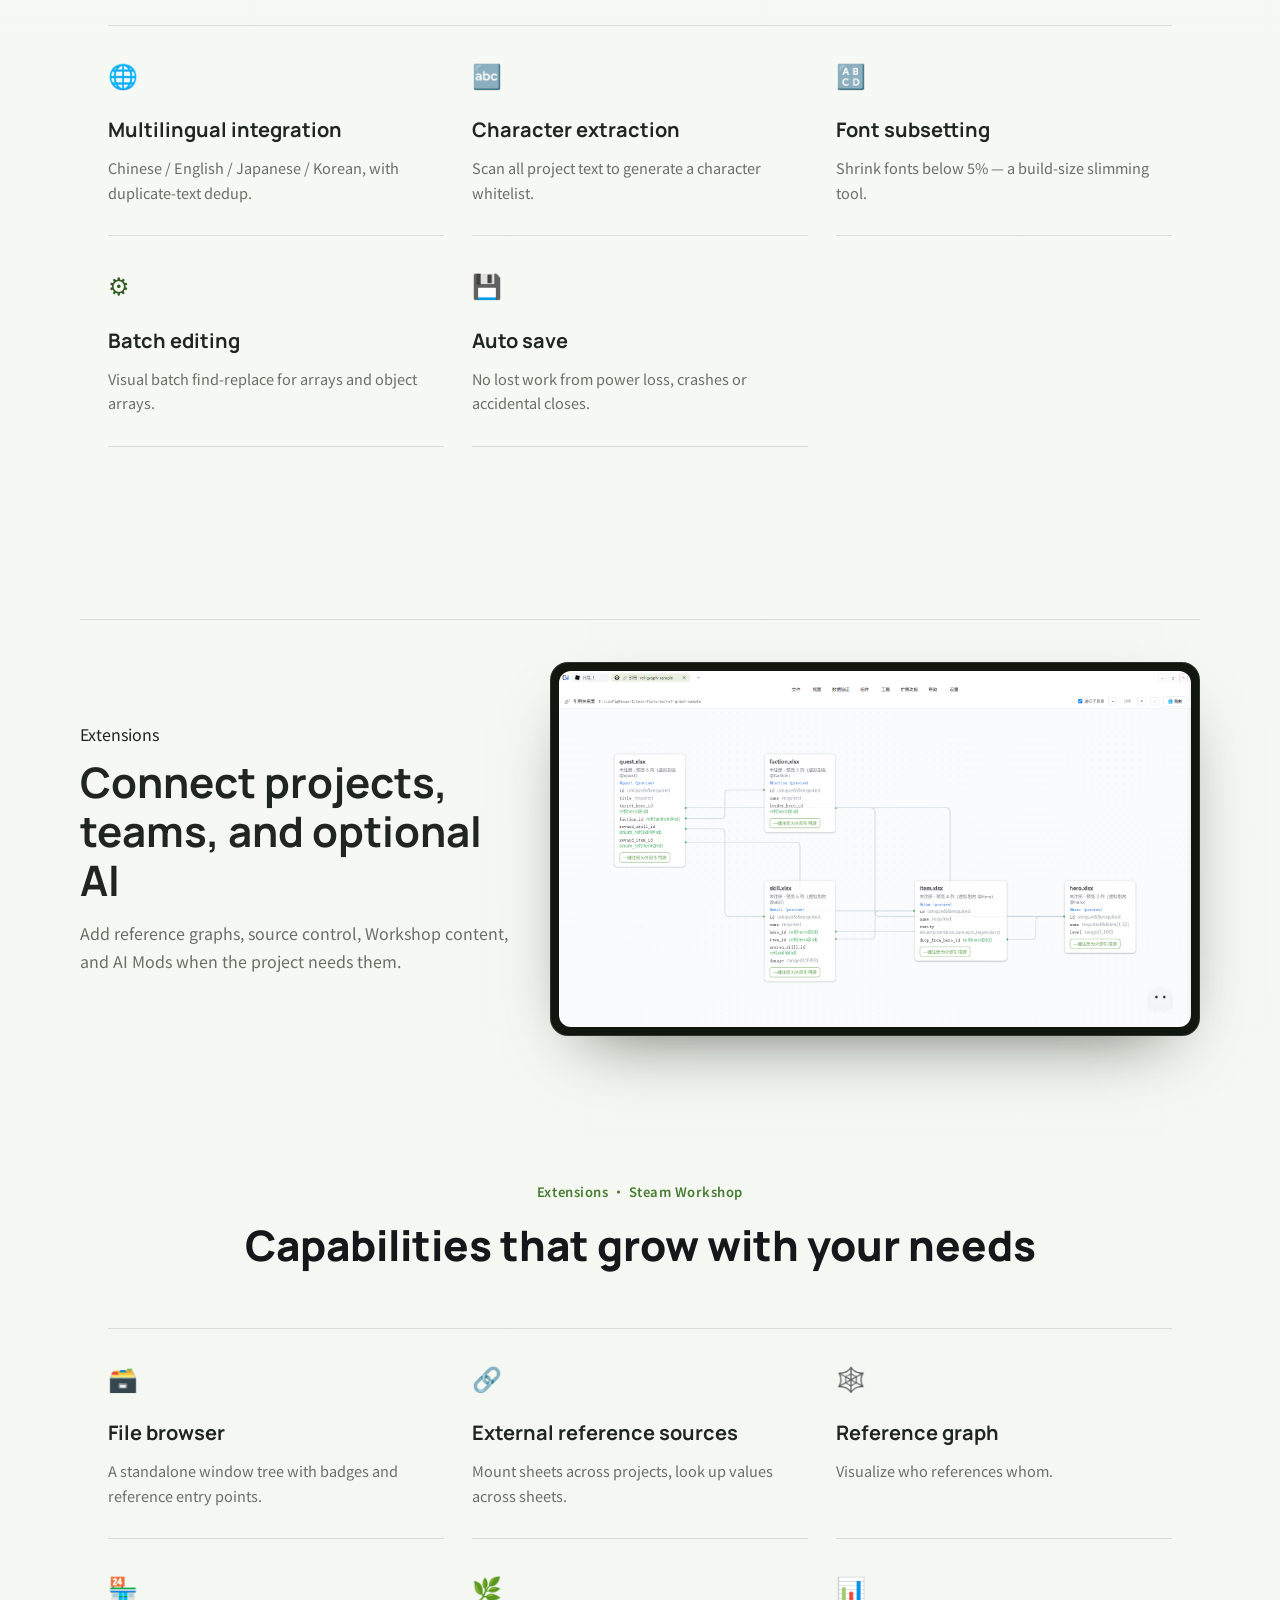
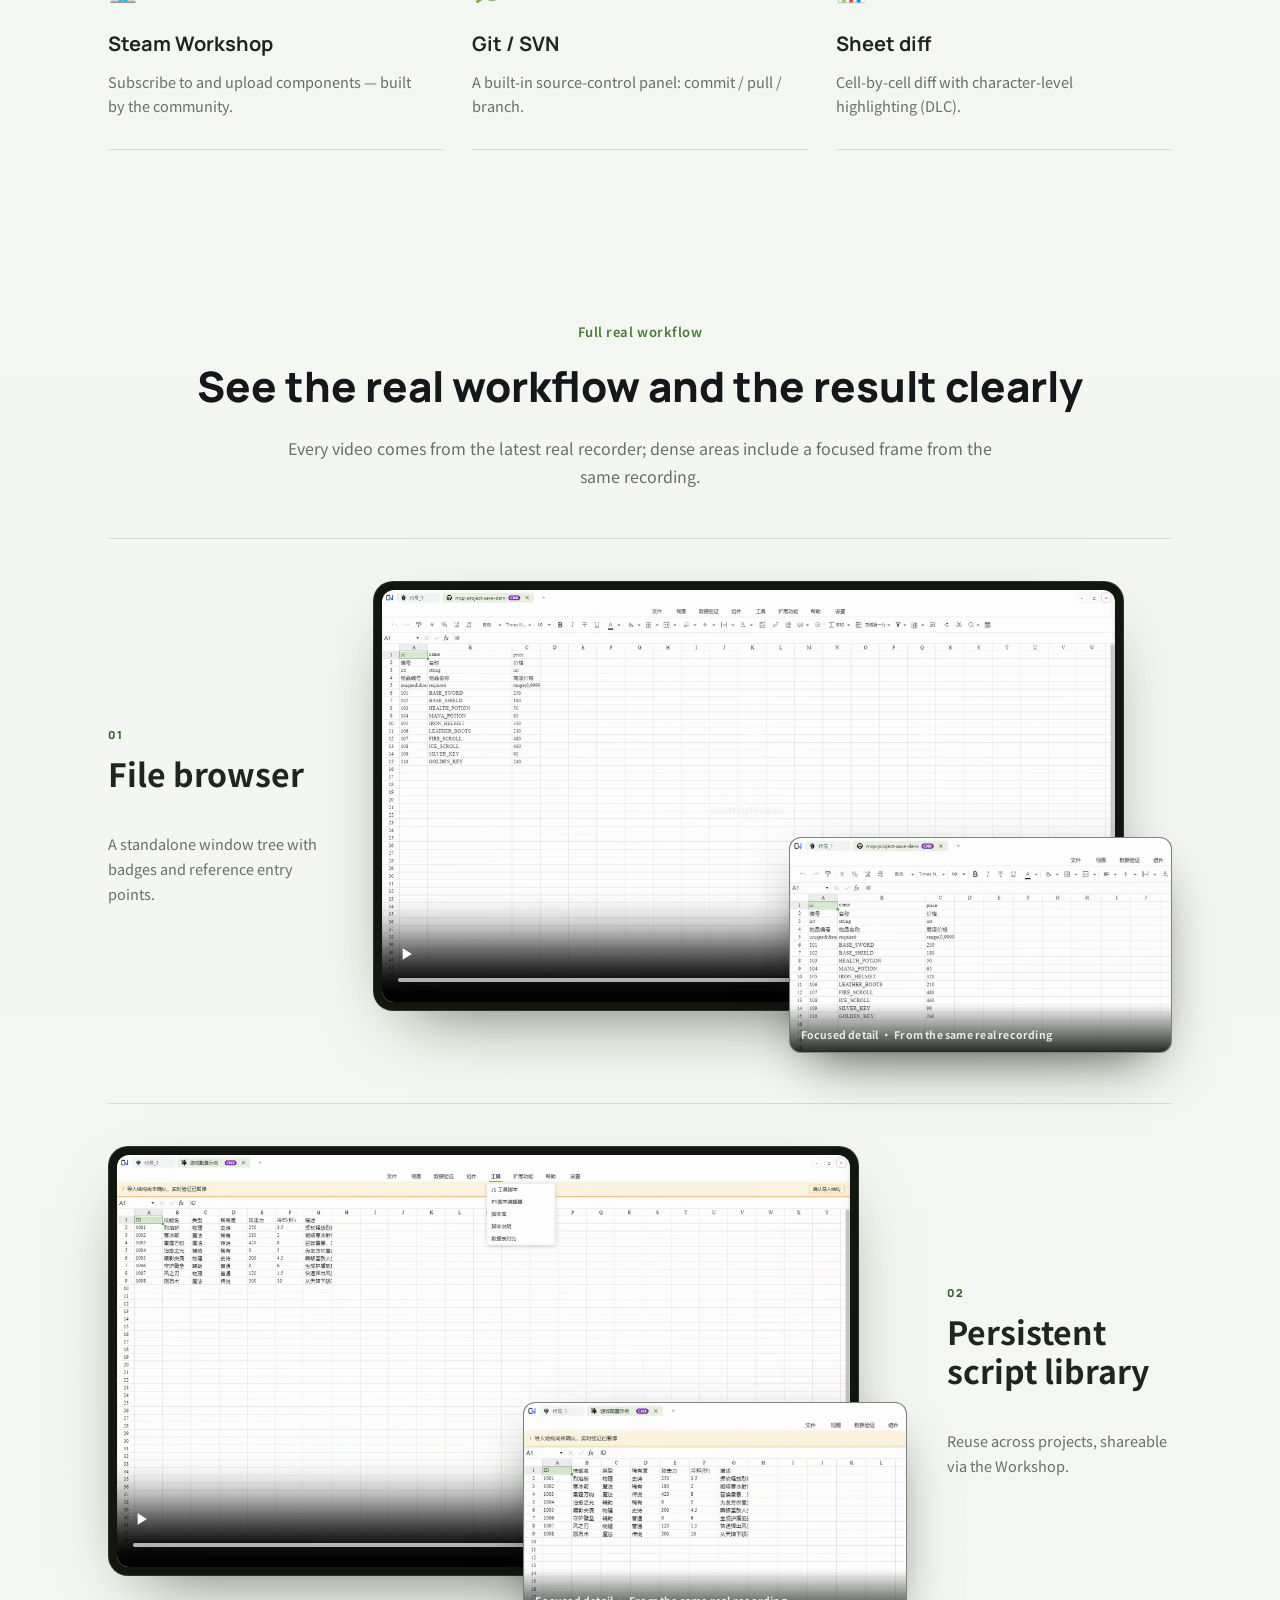
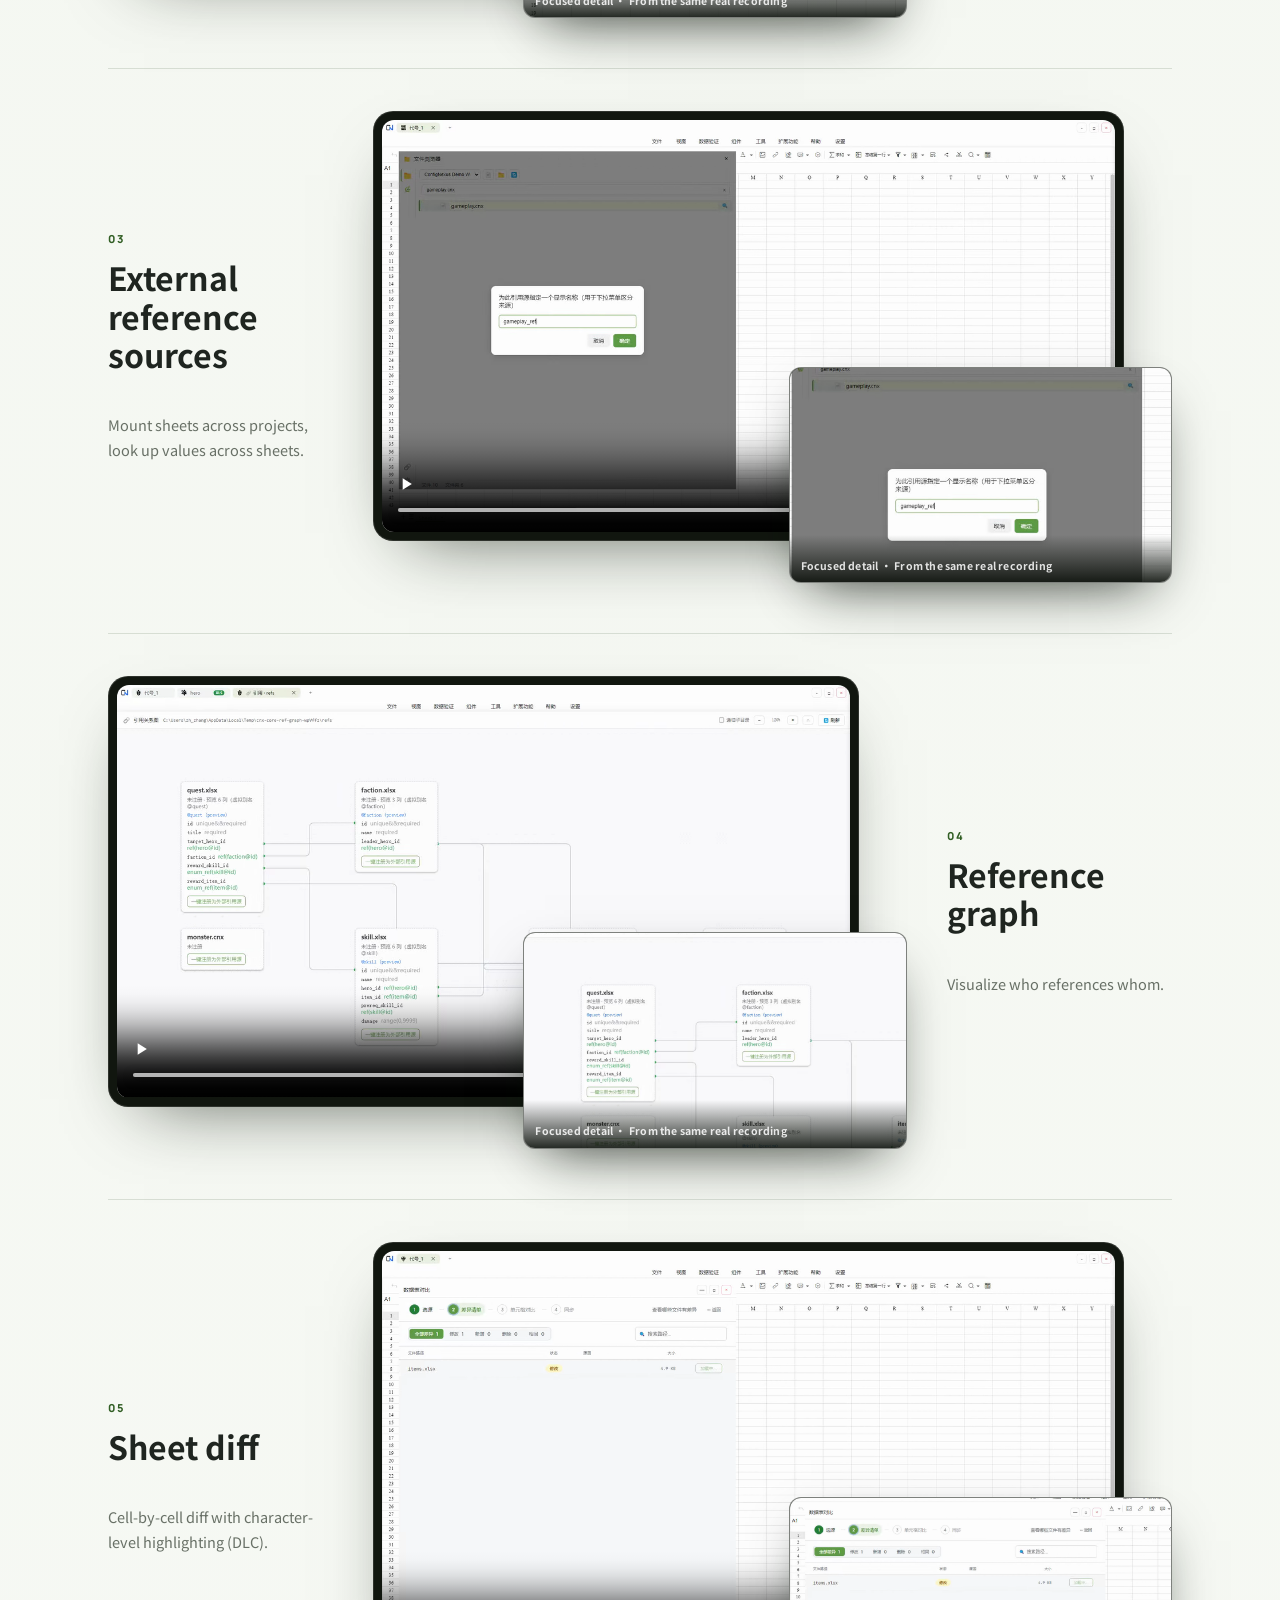
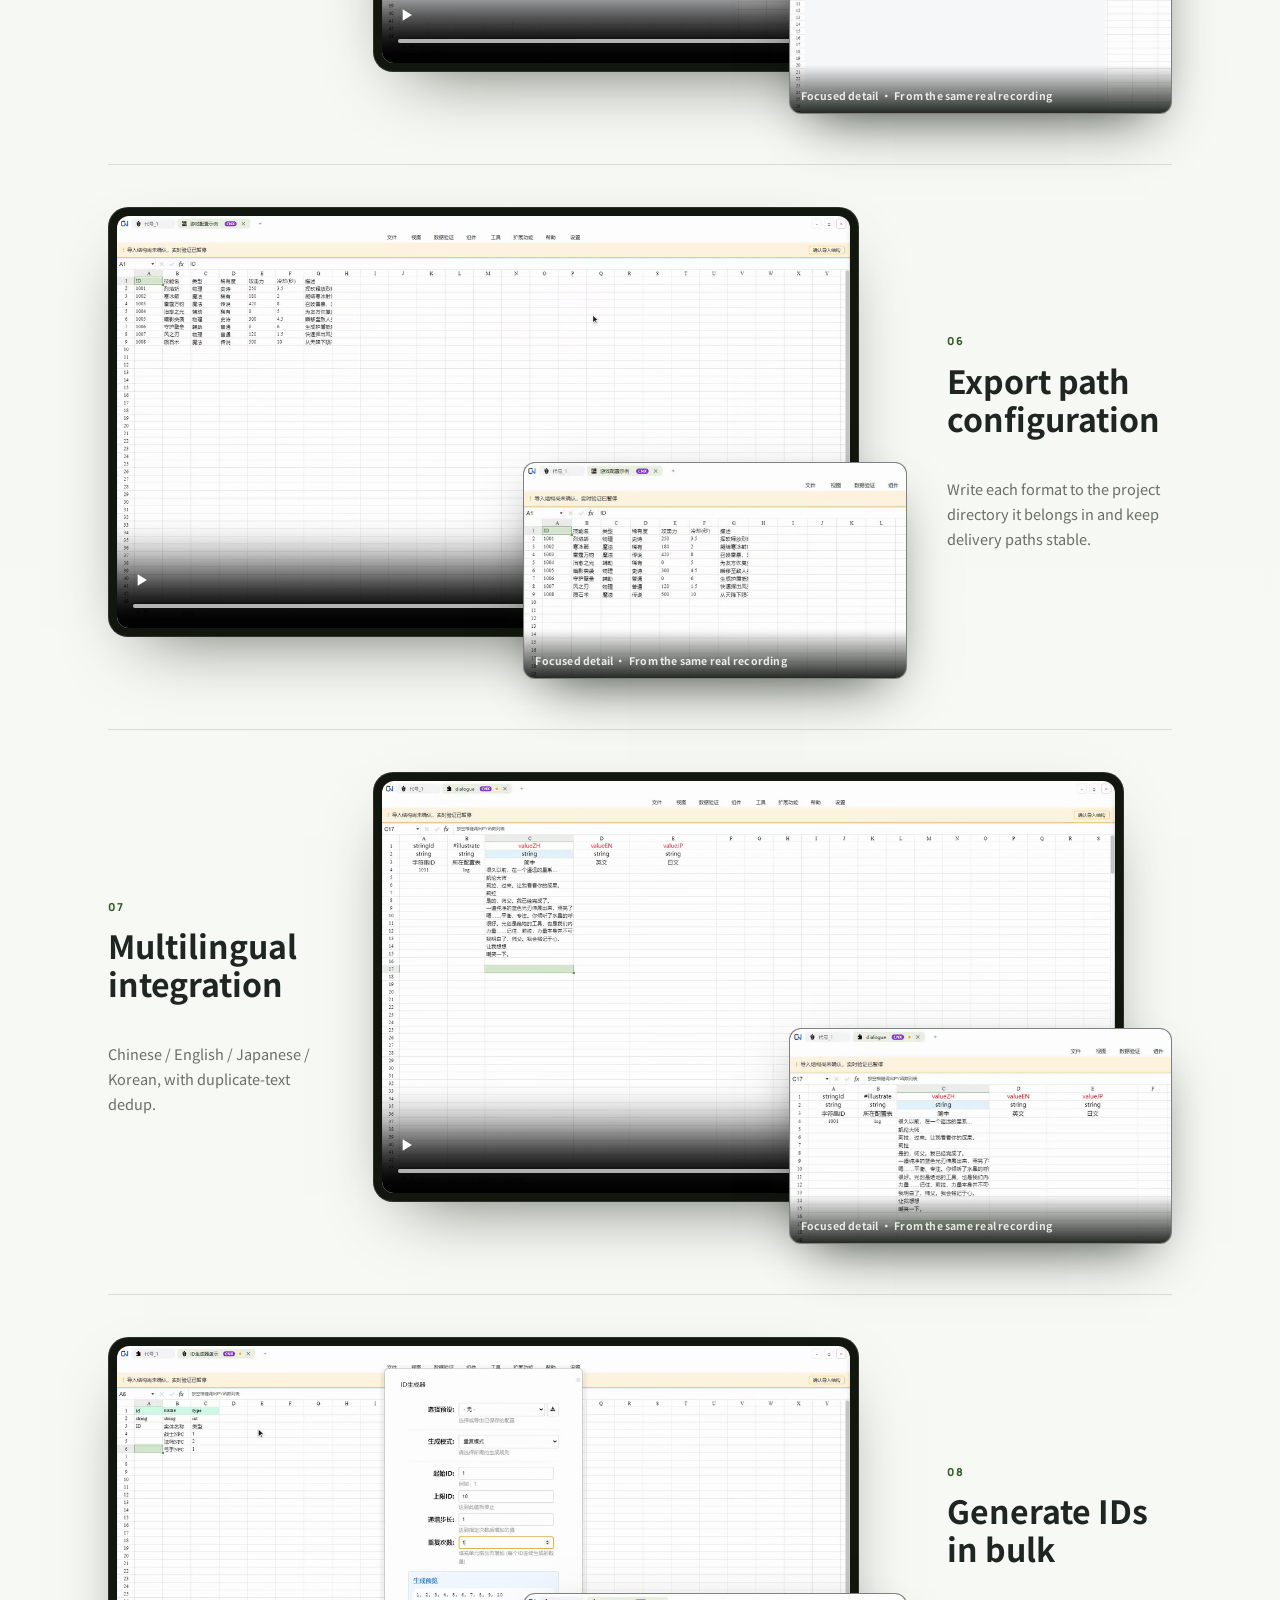
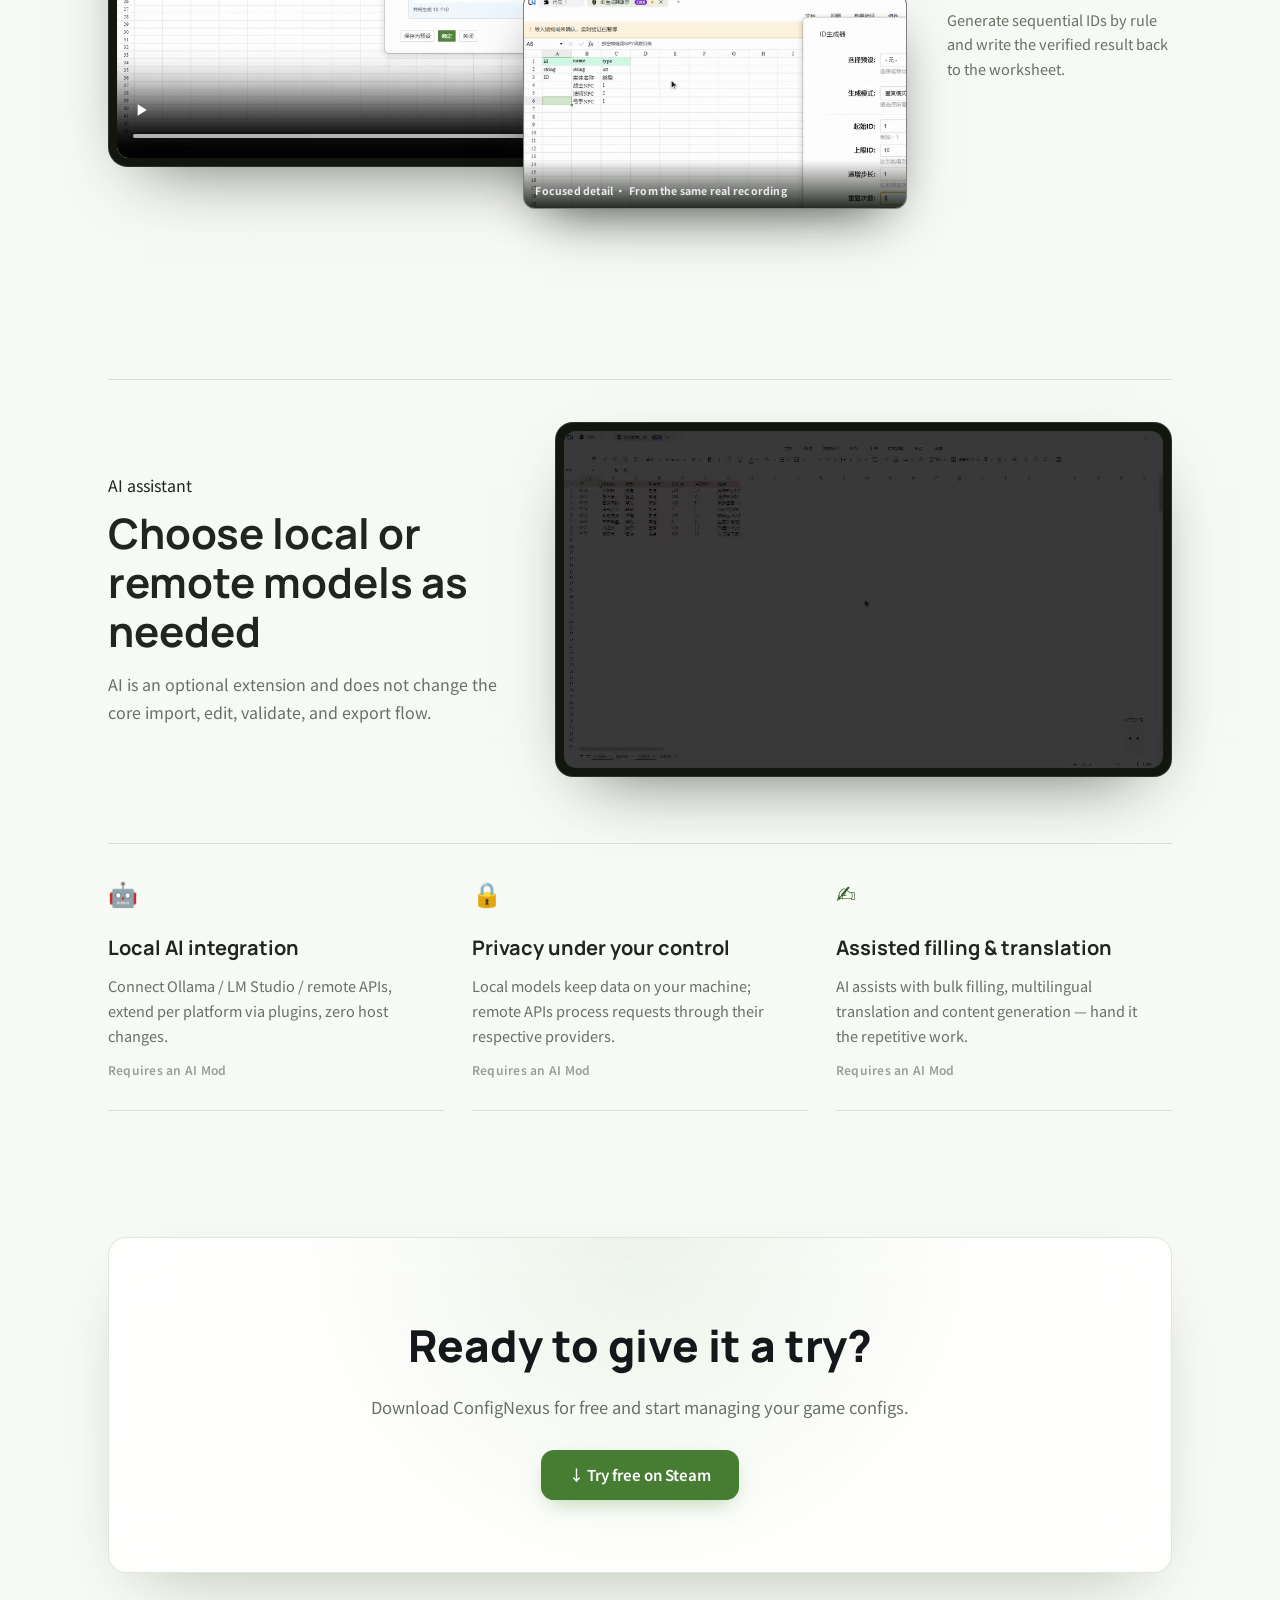
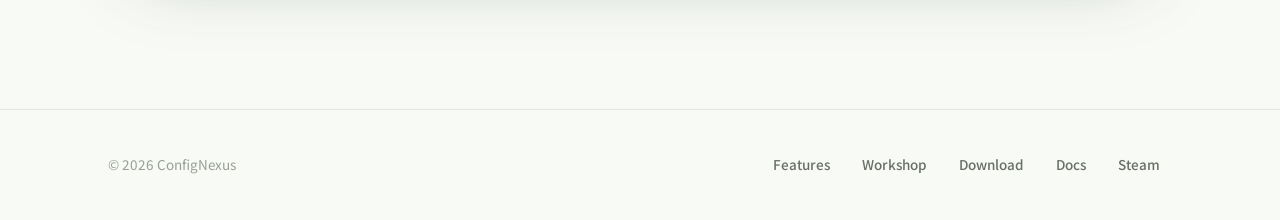
<file: features.html>
<!DOCTYPE html>
<html lang="zh-CN">
<head>
<meta charset="UTF-8">
<meta name="viewport" content="width=device-width, initial-scale=1.0">
<link rel="icon" type="image/png" href="assets/logo.png">
<title data-i18n="feat.title">功能 · ConfigNexus</title>
<meta name="description" data-i18n="feat.desc" content="ConfigNexus 的核心能力：AI 助手、专业表格编辑、CT 列类型、数据验证 DSL、多格式导出、Python 集成、实用工具箱、扩展生态。">
  <script src="i18n.js?v=20260720-real-proof"></script>
<link rel="preconnect" href="https://fonts.googleapis.com">
<link rel="preconnect" href="https://fonts.gstatic.com" crossorigin>
<link href="https://fonts.googleapis.com/css2?family=Manrope:wght@400;500;600;700;800&family=Noto+Sans+SC:wght@300;400;500;700&display=swap" rel="stylesheet">
  <link rel="stylesheet" href="site.css?v=20260723-canvas">
</head>
<body class="features-page">
<div class="bg"><div class="grid"></div></div>

<header class="reveal d1">
  <div class="nav">
    <a class="brand" href="index.html"><img class="brand-logo" src="assets/logo.png" alt="ConfigNexus 标志">ConfigNexus</a>
    <nav class="nav-links">
      <a href="features.html" class="active" data-i18n="nav.features">功能</a>
      <a href="workshop.html" data-i18n="nav.workshop">创意工坊</a>
      <a href="download.html" data-i18n="nav.download">下载</a>
      <a href="docs.html" data-i18n="nav.docs">文档</a>
      <a class="nav-cta" href="https://store.steampowered.com/app/4400360/ConfigNexus___AI/" target="_blank" rel="noopener">Steam</a>
    </nav>
    <details class="mobile-menu">
      <summary data-i18n="nav.menu">菜单</summary>
      <div class="mobile-menu-panel">
        <a class="active" href="features.html" data-i18n="nav.features">功能</a>
        <a href="workshop.html" data-i18n="nav.workshop">创意工坊</a>
        <a href="download.html" data-i18n="nav.download">下载</a>
        <a href="docs.html" data-i18n="nav.docs">文档</a>
        <a href="https://store.steampowered.com/app/4400360/ConfigNexus___AI/" target="_blank" rel="noopener">Steam</a>
      </div>
    </details>
  </div>
</header>

<main>
  <section class="pagehead">
    <div class="wrap">
      <div class="tag reveal d2" data-i18n="feat.headTag">核心能力</div>
      <h1 class="reveal d2" data-i18n="feat.headH">为游戏配置工作<br>而生的全套能力</h1>
      <p class="reveal d3" data-i18n="feat.headP">从导入、编辑、验证到导出，覆盖配置管理的完整链路。点任意卡片可跳到对应教程。</p>
    </div>
  </section>

  <nav class="feature-jump wrap reveal d4" aria-label="功能分组">
    <a href="#core-workflow" data-i18n="feat.groupCore">核心工作流</a>
    <a href="#engineering" data-i18n="feat.groupEngineering">效率与工程</a>
    <a href="#extensions" data-i18n="feat.groupExtensions">扩展能力</a>
  </nav>

  <section class="section feature-group-intro" id="core-workflow">
    <div class="wrap feature-group-grid">
      <div><div class="tag" data-i18n="feat.groupCore">核心工作流</div><h2 data-i18n="feat.groupCoreH">导入、编辑、校验、导出，一条链路完成</h2><p data-i18n="feat.groupCoreP">从已有数据开始，在同一个工作台中整理结构、发现问题，再交付给游戏工程。</p></div>
      <div class="product-media"><video autoplay muted loop playsinline preload="metadata"><source src="assets/product/multi-format-import.mp4" type="video/mp4"></video></div>
    </div>
  </section>

  <section class="section" style="padding-top:30px">
    <div class="wrap">
      <div class="sec-head"><div class="tag" data-i18n="feat.s2tag">专业表格编辑</div><h2 data-i18n="feat.s2h">像 Excel 一样顺手，比 Excel 更懂配置</h2></div>
      <div class="cards">
        <a class="card" href="docs.html#table-xlsx"><div class="ic">📊</div><h3 data-i18n="feat.s2c1t">Excel 兼容</h3><p data-i18n="feat.s2c1d">xlsx/xlsm/xls/json/csv 全格式导入，Luckysheet 内核手感。</p></a>
        <a class="card" href="docs.html#table-cnx"><div class="ic">📁</div><h3 data-i18n="feat.s2c2t">cnx 工程文件</h3><p data-i18n="feat.s2c2d">保留 CT 列类型 / 引用 / Python 公式的原生工程格式。</p></a>
        <a class="card" href="docs.html#table-multitab"><div class="ic">🗂️</div><h3 data-i18n="feat.s2c3t">多页签管理</h3><p data-i18n="feat.s2c3d">同时开多张表互不影响，预渲染秒切。</p></a>
      </div>
    </div>
  </section>

  <section class="section">
    <div class="wrap">
      <div class="sec-head"><div class="tag" data-i18n="feat.s3tag">CT 列类型系统</div><h2 data-i18n="feat.s3h">列即类型，结构化数据轻松编辑</h2></div>
      <div class="cards">
        <a class="card" href="docs.html#ct-json"><div class="ic">🧩</div><h3 data-i18n="feat.s3c1t">JSON 编辑器</h3><p data-i18n="feat.s3c1d">Monaco 代码 + 树状双向同步。</p></a>
        <a class="card" href="docs.html#ct-richtext"><div class="ic">📚</div><h3 data-i18n="feat.s3c2t">富文本编辑</h3><p data-i18n="feat.s3c2d">类 Notion 所见即所得。</p></a>
        <a class="card" href="docs.html#ct-multidata"><div class="ic">🗂️</div><h3 data-i18n="feat.s3c3t">多数据结构</h3><p data-i18n="feat.s3c3d">对象数组 schema 驱动编辑。</p></a>
        <a class="card" href="docs.html#ct-date"><div class="ic">📅</div><h3 data-i18n="feat.s3c4t">日期编辑</h3><p data-i18n="feat.s3c4d">内置日期选择器，时区处理。</p></a>
        <a class="card" href="docs.html#ct-resource"><div class="ic">🖼️</div><h3 data-i18n="feat.s3c5t">资源加载器</h3><p data-i18n="feat.s3c5d">图片 / 音频路径选择 + 缩略图。</p></a>
      </div>
    </div>
  </section>

  <section class="section">
    <div class="wrap">
      <div class="sec-head"><div class="tag" data-i18n="feat.s4tag">数据验证 DSL</div><h2 data-i18n="feat.s4h">把配置错误挡在上线之前</h2></div>
      <div class="cards">
        <a class="card" href="docs.html#valid-dsl"><div class="ic">✅</div><h3 data-i18n="feat.s4c1t">验证规则 DSL</h3><p data-i18n="feat.s4c1d">8 条规则 + && 组合，表头一行写完。</p></a>
        <a class="card" href="docs.html#valid-dsl"><div class="ic">🔗</div><h3 data-i18n="feat.s4c2t">跨表引用校验</h3><p data-i18n="feat.s4c2d">ref / enum_ref 跨表外键完整性。</p></a>
      </div>
    </div>
  </section>

  <section class="section">
    <div class="wrap">
      <div class="sec-head"><div class="tag" data-i18n="feat.s5tag">多样化导出</div><h2 data-i18n="feat.s5h">一份数据，喂给所有引擎</h2></div>
      <div class="cards">
        <a class="card" href="docs.html#export-data"><div class="ic">📤</div><h3 data-i18n="feat.s5c1t">8 种格式</h3><p data-i18n="feat.s5c1d">JSON / YAML / CSV / Protobuf / C# 类 / Bytes / MessagePack。Unity / Unreal / Godot / 自研引擎都能直接吃。</p></a>
      </div>
    </div>
  </section>

  <section class="section feature-group-intro" id="engineering">
    <div class="wrap feature-group-grid">
      <div><div class="tag" data-i18n="feat.groupEngineering">效率与工程</div><h2 data-i18n="feat.groupEngineeringH">把重复处理沉淀成项目能力</h2><p data-i18n="feat.groupEngineeringP">用 Python、批量工具和脚本库处理规模化配置工作。</p></div>
      <figure class="product-media"><img src="assets/product/script-library.png" alt="ConfigNexus Python 脚本库" loading="lazy"></figure>
    </div>
  </section>

  <section class="section">
    <div class="wrap">
      <div class="sec-head"><div class="tag" data-i18n="feat.s6tag">Python 集成</div><h2 data-i18n="feat.s6h">把脚本能力嵌进表格</h2></div>
      <div class="cards">
        <a class="card" href="docs.html#py-formula"><div class="ic">🐍</div><h3 data-i18n="feat.s6c1t">Python 公式</h3><p data-i18n="feat.s6c1d">单元格里调 Python 函数 + SmartCache + 批量执行。</p></a>
        <a class="card" href="docs.html#py-script"><div class="ic">📝</div><h3 data-i18n="feat.s6c2t">脚本编辑器</h3><p data-i18n="feat.s6c2d">CodeMirror + 沙箱执行 + pandas / numpy。</p></a>
        <a class="card" href="docs.html#py-library"><div class="ic">📚</div><h3 data-i18n="feat.s6c3t">持久化脚本库</h3><p data-i18n="feat.s6c3d">跨项目复用，工坊可分享。</p></a>
      </div>
    </div>
  </section>

  <section class="section">
    <div class="wrap">
      <div class="sec-head"><div class="tag" data-i18n="feat.s7tag">实用工具箱</div><h2 data-i18n="feat.s7h">专为游戏配置打磨的效率工具</h2></div>
      <div class="cards">
        <a class="card" href="docs.html#util-i18n-workflow"><div class="ic">🌐</div><h3 data-i18n="feat.s7c1t">多语言整合</h3><p data-i18n="feat.s7c1d">中 / 英 / 日 / 韩四语，重复文本去重。</p></a>
        <a class="card" href="docs.html#util-i18n-extract"><div class="ic">🔤</div><h3 data-i18n="feat.s7c2t">字符提取</h3><p data-i18n="feat.s7c2d">扫项目所有文本，生成字符白名单。</p></a>
        <a class="card" href="docs.html#util-font-subset"><div class="ic">🔠</div><h3 data-i18n="feat.s7c3t">字体子集化</h3><p data-i18n="feat.s7c3d">字体压到 5% 以下，包体瘦身利器。</p></a>
        <a class="card" href="docs.html#util-multidata-batch"><div class="ic">⚙️</div><h3 data-i18n="feat.s7c4t">批量修改</h3><p data-i18n="feat.s7c4d">查找替换 / 数组 / 对象数组可视化批量。</p></a>
        <a class="card" href="docs.html#util-autosave"><div class="ic">💾</div><h3 data-i18n="feat.s7c5t">自动保存</h3><p data-i18n="feat.s7c5d">断电 / 闪退 / 误关都不丢工。</p></a>
      </div>
    </div>
  </section>

  <section class="section feature-group-intro" id="extensions">
    <div class="wrap feature-group-grid">
      <div><div class="tag" data-i18n="feat.groupExtensions">扩展能力</div><h2 data-i18n="feat.groupExtensionsH">连接项目、团队与可选 AI</h2><p data-i18n="feat.groupExtensionsP">引用图、版本控制、创意工坊和 AI Mod 按项目需要接入。</p></div>
      <figure class="product-media"><img src="assets/product/reference-graph.png" alt="ConfigNexus 引用关系图" loading="lazy"></figure>
    </div>
  </section>

  <section class="section">
    <div class="wrap">
      <div class="sec-head"><div class="tag" data-i18n="feat.s8tag">扩展生态 · Steam 创意工坊</div><h2 data-i18n="feat.s8h">能力随需求生长</h2></div>
      <div class="cards">
        <a class="card" href="docs.html#ext-filebrowser"><div class="ic">🗃️</div><h3 data-i18n="feat.s8c1t">文件浏览器</h3><p data-i18n="feat.s8c1d">独立窗口树 + 角标 + 引用入口。</p></a>
        <a class="card" href="docs.html#ext-extref"><div class="ic">🔗</div><h3 data-i18n="feat.s8c2t">外部引用源</h3><p data-i18n="feat.s8c2d">跨项目挂表，跨表查值。</p></a>
        <a class="card" href="docs.html#ext-refgraph"><div class="ic">🕸️</div><h3 data-i18n="feat.s8c3t">引用关系图</h3><p data-i18n="feat.s8c3d">可视化「谁引用谁」。</p></a>
        <a class="card" href="docs.html#ext-workshop"><div class="ic">🏪</div><h3 data-i18n="feat.s8c4t">创意工坊</h3><p data-i18n="feat.s8c4d">订阅 / 上传组件，社区共建。</p></a>
        <a class="card" href="docs.html#ext-scm"><div class="ic">🌿</div><h3 data-i18n="feat.s8c5t">Git / SVN</h3><p data-i18n="feat.s8c5d">内置源代码面板，commit / pull / branch。</p></a>
        <a class="card" href="docs.html#ext-diff"><div class="ic">📊</div><h3 data-i18n="feat.s8c6t">数据表对比</h3><p data-i18n="feat.s8c6d">逐单元格 diff，字符级高亮（DLC）。</p></a>
      </div>
    </div>
  </section>

  <section class="section real-proof-section" id="real-recordings">
    <div class="wrap">
      <div class="sec-head"><div class="tag" data-i18n="proof.realLabel">真实操作全程</div><h2 data-i18n="proof.realTitle">看真实操作，也看清关键结果</h2><p class="section-lead" data-i18n="proof.realDesc">每段视频都来自最新真实录制脚本；信息密集的区域同时提供同源局部放大图。</p></div>
      <div class="real-proof-grid">
        <article class="real-proof-card" data-real-proof><h3 data-i18n="feat.s8c1t">文件浏览器</h3><p data-i18n="feat.s8c1d">独立窗口树 + 角标 + 引用入口。</p><div class="proof-visual"><div class="product-media"><video controls muted playsinline preload="metadata" poster="assets/product/real/poster-file-browser.png"><source src="assets/product/real/file-browser.webm" type="video/webm"></video></div><figure class="focus-detail"><img src="assets/product/real/focus-file-browser.png" alt="文件浏览器操作结果局部放大" loading="lazy"><figcaption data-i18n="proof.focusLabel">关键区域放大 · 来自同一条真实录屏</figcaption></figure></div></article>
        <article class="real-proof-card" data-real-proof><h3 data-i18n="feat.s6c3t">持久化脚本库</h3><p data-i18n="feat.s6c3d">跨项目复用，工坊可分享。</p><div class="proof-visual"><div class="product-media"><video controls muted playsinline preload="metadata" poster="assets/product/real/poster-script-library.png"><source src="assets/product/real/script-library.webm" type="video/webm"></video></div><figure class="focus-detail"><img src="assets/product/real/focus-script-library.png" alt="脚本库操作结果局部放大" loading="lazy"><figcaption data-i18n="proof.focusLabel">关键区域放大 · 来自同一条真实录屏</figcaption></figure></div></article>
        <article class="real-proof-card" data-real-proof><h3 data-i18n="feat.s8c2t">外部引用源</h3><p data-i18n="feat.s8c2d">跨项目挂表，跨表查值。</p><div class="proof-visual"><div class="product-media"><video controls muted playsinline preload="metadata" poster="assets/product/real/poster-external-reference.png"><source src="assets/product/real/external-reference.webm" type="video/webm"></video></div><figure class="focus-detail"><img src="assets/product/real/focus-external-reference.png" alt="外部引用源配置局部放大" loading="lazy"><figcaption data-i18n="proof.focusLabel">关键区域放大 · 来自同一条真实录屏</figcaption></figure></div></article>
        <article class="real-proof-card" data-real-proof><h3 data-i18n="feat.s8c3t">引用关系图</h3><p data-i18n="feat.s8c3d">可视化「谁引用谁」。</p><div class="proof-visual"><div class="product-media"><video controls muted playsinline preload="metadata" poster="assets/product/real/poster-reference-graph.png"><source src="assets/product/real/reference-graph.webm" type="video/webm"></video></div><figure class="focus-detail"><img src="assets/product/real/focus-reference-graph.png" alt="引用关系图局部放大" loading="lazy"><figcaption data-i18n="proof.focusLabel">关键区域放大 · 来自同一条真实录屏</figcaption></figure></div></article>
        <article class="real-proof-card" data-real-proof><h3 data-i18n="feat.s8c6t">数据表对比</h3><p data-i18n="feat.s8c6d">逐单元格 diff，字符级高亮（DLC）。</p><div class="proof-visual"><div class="product-media"><video controls muted playsinline preload="metadata" poster="assets/product/real/poster-table-diff.png"><source src="assets/product/real/table-diff.webm" type="video/webm"></video></div><figure class="focus-detail"><img src="assets/product/real/focus-table-diff.png" alt="数据表对比结果局部放大" loading="lazy"><figcaption data-i18n="proof.focusLabel">关键区域放大 · 来自同一条真实录屏</figcaption></figure></div></article>
        <article class="real-proof-card" data-real-proof><h3 data-i18n="proof.exportPathTitle">导出路径配置</h3><p data-i18n="proof.exportPathDesc">把不同格式写入项目指定目录，保持交付路径稳定。</p><div class="proof-visual"><div class="product-media"><video controls muted playsinline preload="metadata" poster="assets/product/real/poster-export-path.png"><source src="assets/product/real/export-path.webm" type="video/webm"></video></div><figure class="focus-detail"><img src="assets/product/real/focus-export-path.png" alt="导出路径配置局部放大" loading="lazy"><figcaption data-i18n="proof.focusLabel">关键区域放大 · 来自同一条真实录屏</figcaption></figure></div></article>
        <article class="real-proof-card" data-real-proof><h3 data-i18n="feat.s7c1t">多语言整合</h3><p data-i18n="feat.s7c1d">中 / 英 / 日 / 韩四语，重复文本去重。</p><div class="proof-visual"><div class="product-media"><video controls muted playsinline preload="metadata" poster="assets/product/real/poster-multilang.png"><source src="assets/product/real/multilang.webm" type="video/webm"></video></div><figure class="focus-detail"><img src="assets/product/real/focus-multilang.png" alt="多语言整合结果局部放大" loading="lazy"><figcaption data-i18n="proof.focusLabel">关键区域放大 · 来自同一条真实录屏</figcaption></figure></div></article>
        <article class="real-proof-card" data-real-proof><h3 data-i18n="proof.idTitle">批量生成 ID</h3><p data-i18n="proof.idDesc">按规则生成并回写连续 ID，真实结果直接留在表格中。</p><div class="proof-visual"><div class="product-media"><video controls muted playsinline preload="metadata" poster="assets/product/real/poster-id-generator.png"><source src="assets/product/real/id-generator.webm" type="video/webm"></video></div><figure class="focus-detail"><img src="assets/product/real/focus-id-generator.png" alt="ID 生成设置局部放大" loading="lazy"><figcaption data-i18n="proof.focusLabel">关键区域放大 · 来自同一条真实录屏</figcaption></figure></div></article>
      </div>
    </div>
  </section>

  <section class="section ai-home-section">
    <div class="wrap">
      <div class="feature-group-grid">
        <div><div class="tag" data-i18n="feat.s1tag">AI 智能助手</div><h2 data-i18n="feat.s1h">本地或远程模型，按需选择</h2><p class="section-lead" data-i18n="feat.aiIntro">AI 是可选扩展，不改变原有导入、编辑、校验与导出流程。</p></div>
        <div class="product-media"><video autoplay muted loop playsinline preload="metadata"><source src="assets/product/ai-worksheet.webm" type="video/webm"></video></div>
      </div>
      <div class="cards">
        <a class="card" href="docs.html#ai-setup"><div class="ic">🤖</div><h3 data-i18n="feat.s1c1t">本地 AI 接入</h3><p data-i18n="feat.s1c1d">接入 Ollama / LM Studio / 远程接口，按平台插件化扩展，宿主零改动。</p><small class="mod-note" data-i18n="ai.modNote">需要安装 AI Mod</small></a>
        <a class="card" href="docs.html#ai-setup"><div class="ic">🔒</div><h3 data-i18n="feat.s1c2t">隐私可控</h3><p data-i18n="feat.s1c2d">选择本地模型时数据留在本机；使用远程接口时由对应服务商处理请求。</p><small class="mod-note" data-i18n="ai.modNote">需要安装 AI Mod</small></a>
        <a class="card" href="docs.html#ai-translate"><div class="ic">✍️</div><h3 data-i18n="feat.s1c3t">辅助填表与翻译</h3><p data-i18n="feat.s1c3d">AI 辅助批量填写、多语言翻译、内容生成，重复劳动交给它。</p><small class="mod-note" data-i18n="ai.modNote">需要安装 AI Mod</small></a>
      </div>
    </div>
  </section>

  <section class="endwrap">
    <div class="wrap">
      <div class="endcta">
        <h2 data-i18n="feat.endH">准备好试试了吗？</h2>
        <p data-i18n="feat.endP">免费下载 ConfigNexus，开始管理你的游戏配置。</p>
        <a class="btn btn-primary" href="download.html" data-i18n="cta.download">↓ 免费下载</a>
      </div>
    </div>
  </section>
</main>

<footer>
  <div class="wrap foot">
    <div class="c">© 2026 ConfigNexus</div>
    <div class="lk">
      <a href="features.html" data-i18n="nav.features">功能</a>
      <a href="workshop.html" data-i18n="nav.workshop">创意工坊</a>
      <a href="download.html" data-i18n="nav.download">下载</a>
      <a href="docs.html" data-i18n="nav.docs">文档</a>
      <a href="https://store.steampowered.com/app/4400360/ConfigNexus___AI/" target="_blank" rel="noopener">Steam</a>
    </div>
  </div>
</footer>
<script src="site.js?v=20260723-motion"></script>
</body>
</html>
</file>
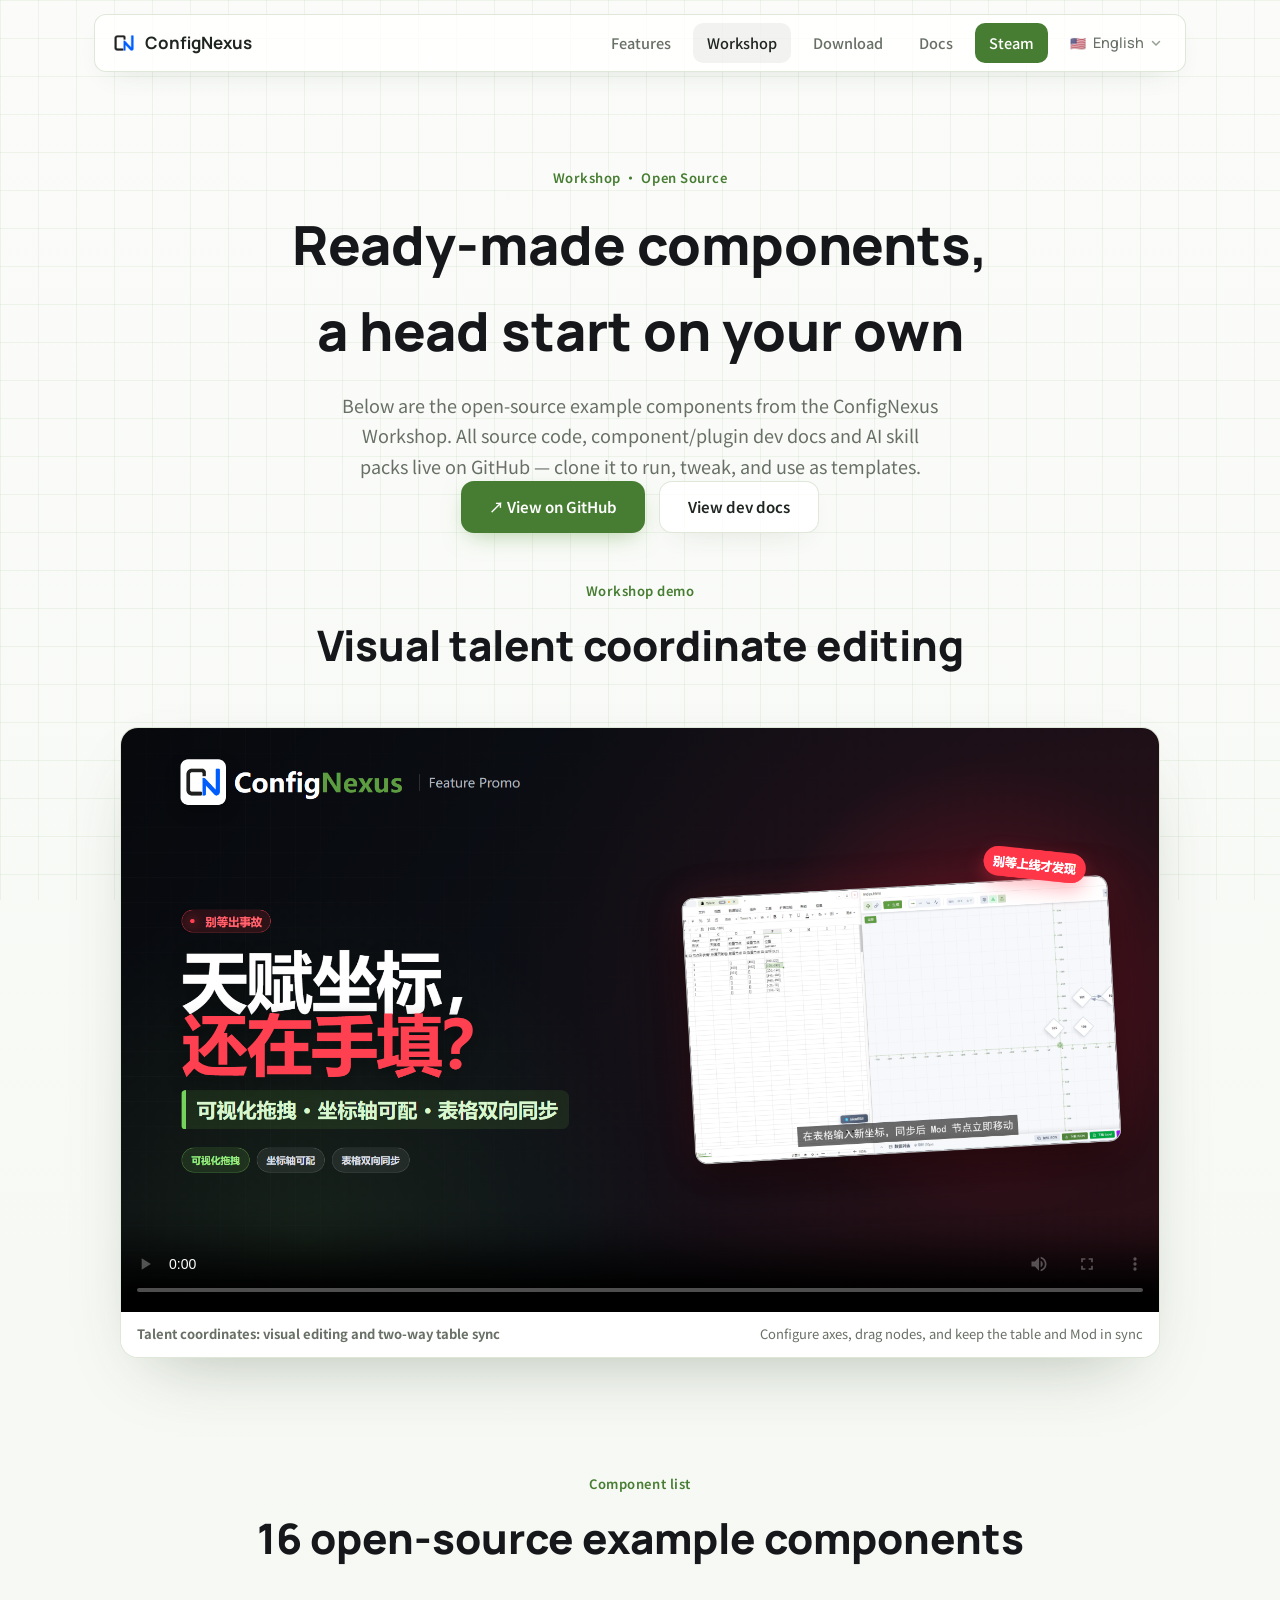
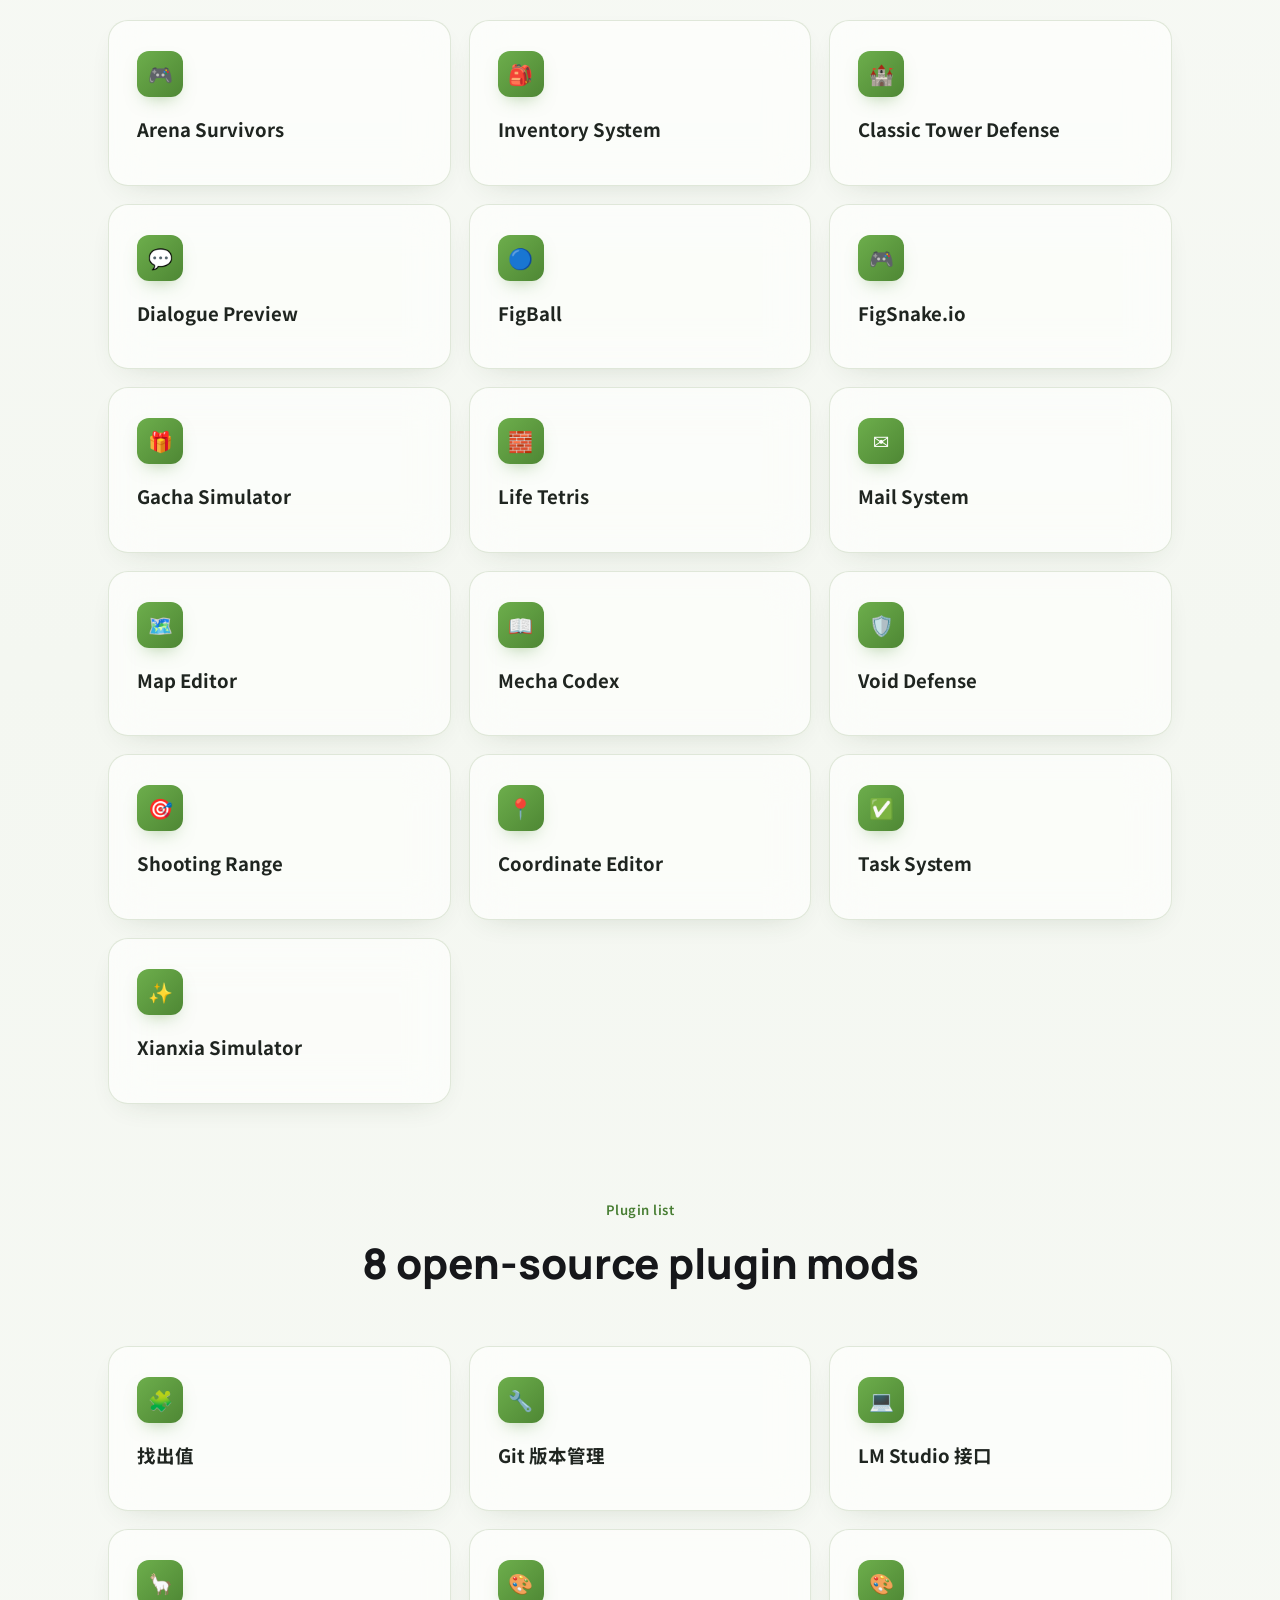
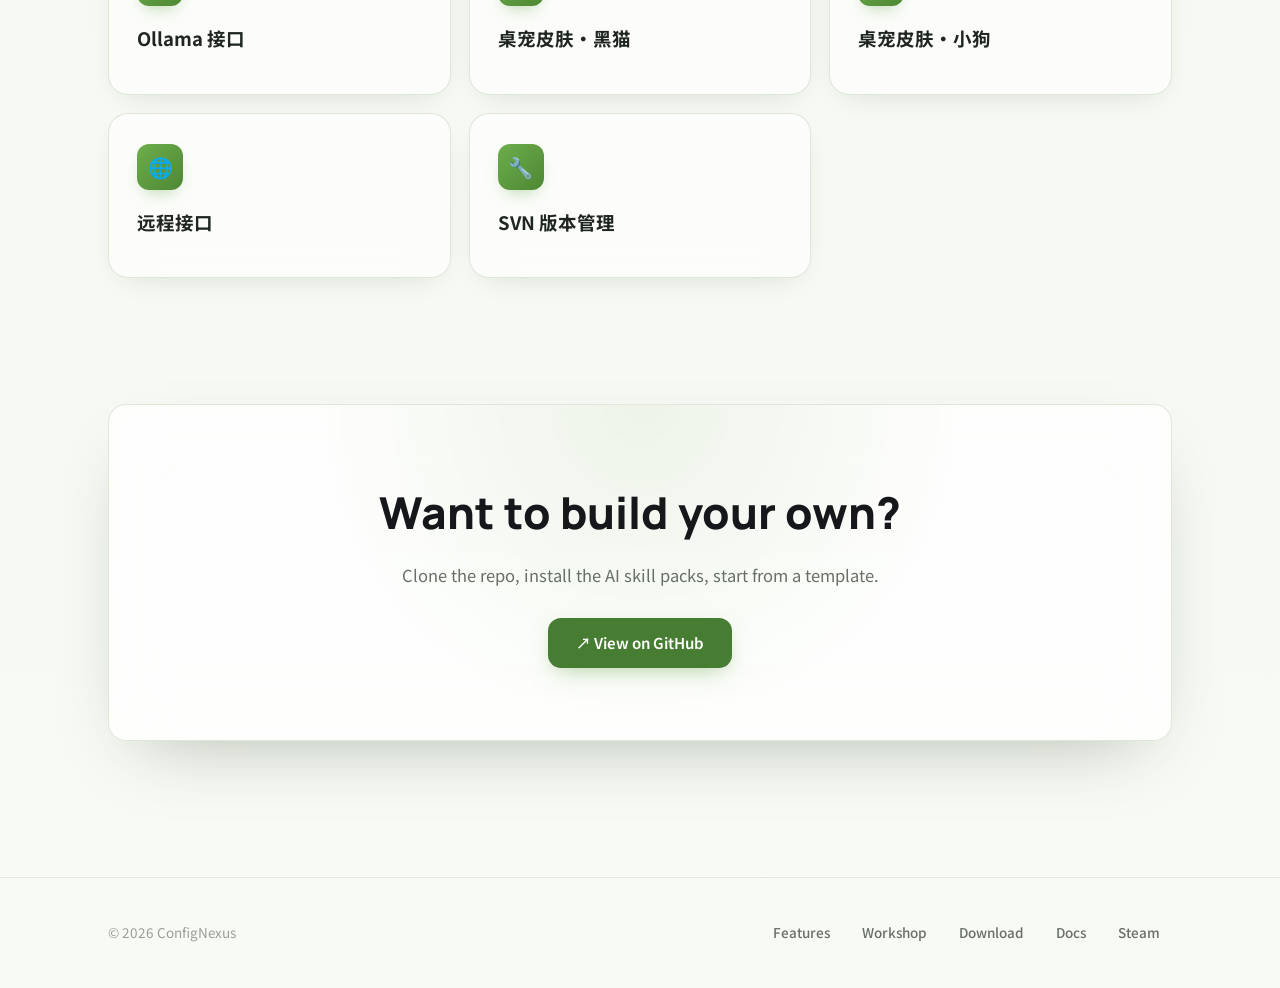
<file: workshop.html>
<!DOCTYPE html>
<html lang="zh-CN">
<head>
<meta charset="UTF-8">
<meta name="viewport" content="width=device-width, initial-scale=1.0">
<link rel="icon" type="image/png" href="assets/logo.png">
<title data-i18n="ws.title">创意工坊 · ConfigNexus</title>
  <meta name="description" data-i18n="ws.desc" content="ConfigNexus 创意工坊：16 个开源示例组件 + 8 个开源插件 Mod + 组件/插件开发文档 + AI 技能包。">
  <script src="i18n.js?v=20260720-real-proof"></script>
<link rel="preconnect" href="https://fonts.googleapis.com">
<link rel="preconnect" href="https://fonts.gstatic.com" crossorigin>
<link href="https://fonts.googleapis.com/css2?family=Manrope:wght@400;500;600;700;800&family=Noto+Sans+SC:wght@300;400;500;700&display=swap" rel="stylesheet">
  <link rel="stylesheet" href="site.css?v=20260723-canvas">
</head>
<body>
<div class="bg"><div class="grid"></div></div>

<header class="reveal d1">
  <div class="nav">
    <a class="brand" href="index.html"><img class="brand-logo" src="assets/logo.png" alt="ConfigNexus 标志">ConfigNexus</a>
    <nav class="nav-links">
      <a href="features.html" data-i18n="nav.features">功能</a>
      <a href="workshop.html" class="active" data-i18n="nav.workshop">创意工坊</a>
      <a href="download.html" data-i18n="nav.download">下载</a>
      <a href="docs.html" data-i18n="nav.docs">文档</a>
      <a class="nav-cta" href="https://store.steampowered.com/app/4400360/ConfigNexus___AI/" target="_blank" rel="noopener">Steam</a>
    </nav>
    <details class="mobile-menu">
      <summary data-i18n="nav.menu">菜单</summary>
      <div class="mobile-menu-panel"><a href="features.html" data-i18n="nav.features">功能</a><a class="active" href="workshop.html" data-i18n="nav.workshop">创意工坊</a><a href="download.html" data-i18n="nav.download">下载</a><a href="docs.html" data-i18n="nav.docs">文档</a><a href="https://store.steampowered.com/app/4400360/ConfigNexus___AI/" target="_blank" rel="noopener">Steam</a></div>
    </details>
  </div>
</header>

<main>
  <section class="pagehead">
    <div class="wrap">
      <div class="tag reveal d2" data-i18n="ws.headTag">创意工坊 · 开源组件</div>
      <h1 class="reveal d2" data-i18n="ws.headH">现成的组件，<br>照着就能做你自己的</h1>
      <p class="reveal d3" data-i18n="ws.headP">下面是 ConfigNexus 创意工坊的开源示例组件。全部源码 + 组件/插件开发文档 + AI 技能包都托管在 GitHub，克隆下来就能跑、能改、能当模板。</p>
      <div class="cta-row reveal d4">
        <a class="btn btn-primary ws-repo-link" id="ws-github" href="https://github.com/digua12331/confignexus-mods" target="_blank" rel="noopener" data-i18n="ws.ghBtn">↗ 在 GitHub 上查看</a>
        <a class="btn btn-ghost" href="docs.html" data-i18n="ws.docsBtn">查看开发文档</a>
      </div>
    </div>
  </section>

  <section class="section" style="padding-top:30px">
    <div class="wrap">
      <div class="sec-head">
        <div class="tag" data-i18n="ws.videoTag">创意工坊实录</div>
        <h2 data-i18n="ws.videoH">天赋坐标可视化编辑</h2>
      </div>
      <figure class="product-media hero-media">
        <video controls playsinline preload="metadata" poster="assets/product/talent-coordinate-poster.png">
          <source src="assets/product/talent-coordinate-promo.mp4" type="video/mp4">
        </video>
        <figcaption>
          <strong data-i18n="ws.videoTitle">天赋坐标：可视化拖拽与表格双向同步</strong>
          <span data-i18n="ws.videoDesc">配置坐标轴、拖动节点，并让表格与 Mod 实时同步</span>
        </figcaption>
      </figure>
    </div>
  </section>

  <section class="section" style="padding-top:30px">
    <div class="wrap">
      <div class="sec-head">
        <div class="tag" data-i18n="ws.gridTag">组件清单</div>
        <h2 data-i18n="ws.gridH">16 个开源示例组件</h2>
      </div>
      <div class="cards" id="ws-cards">
        <!-- 由 workshop.js 从 workshop-components.js 渲染 -->
      </div>
      <p class="ws-empty" id="ws-empty" style="display:none;text-align:center;opacity:.6" data-i18n="ws.empty">组件清单加载中…</p>
    </div>
  </section>

  <section class="section" id="ws-plugins-sec" style="padding-top:10px">
    <div class="wrap">
      <div class="sec-head">
        <div class="tag" data-i18n="ws.pluginsTag">插件清单</div>
        <h2 data-i18n="ws.pluginsH">8 个开源插件 Mod</h2>
      </div>
      <div class="cards" id="ws-plugins">
        <!-- 由 workshop.js 从 workshop-components.js（window.WORKSHOP_PLUGINS）渲染 -->
      </div>
    </div>
  </section>

  <section class="endwrap">
    <div class="wrap">
      <div class="endcta">
        <h2 data-i18n="ws.endH">想做自己的组件？</h2>
        <p data-i18n="ws.endP">克隆仓库，装上 AI 技能包，从模板起步。</p>
        <a class="btn btn-primary ws-repo-link" href="https://github.com/digua12331/confignexus-mods" target="_blank" rel="noopener" data-i18n="ws.ghBtn">↗ 在 GitHub 上查看</a>
      </div>
    </div>
  </section>
</main>

<footer>
  <div class="wrap foot">
    <div class="c">© 2026 ConfigNexus</div>
    <div class="lk">
      <a href="features.html" data-i18n="nav.features">功能</a>
      <a href="workshop.html" data-i18n="nav.workshop">创意工坊</a>
      <a href="download.html" data-i18n="nav.download">下载</a>
      <a href="docs.html" data-i18n="nav.docs">文档</a>
      <a href="https://store.steampowered.com/app/4400360/ConfigNexus___AI/" target="_blank" rel="noopener">Steam</a>
    </div>
  </div>
</footer>
<script src="workshop-components.js"></script>
<script src="workshop.js"></script>
<script src="site.js?v=20260723-motion"></script>
</body>
</html>
</file>
<file: site.css>
/* ===== ConfigNexus 官网共用样式 · 克制表格品牌风 ===== */
:root{
  --bg:#F6F8F4;
  --ink:#1F2520;
  --ink-dim:#687066;
  --ink-faint:#98A095;
  --acc:#477D32;
  --acc-deep:#315E24;
  --acc-soft:#EAF3E4;
  --glass:rgba(255,255,255,.64);
  --glass-strong:rgba(255,255,255,.82);
  --glass-brd:rgba(218,228,211,.86);
  --hair:rgba(0,0,0,.08);
  --grid:rgba(94,156,65,.085);
  --shadow:0 10px 32px -18px rgba(41,68,34,.24);
  --shadow-lg:0 28px 70px -34px rgba(41,68,34,.38);
  --sans:'Noto Sans SC','Manrope',-apple-system,BlinkMacSystemFont,'SF Pro Display',system-ui,sans-serif;
  --disp:'Manrope','Noto Sans SC',-apple-system,system-ui,sans-serif;
  --cell:38px;
}
*{box-sizing:border-box;margin:0;padding:0}
html{scroll-behavior:smooth}
body{background:linear-gradient(180deg,#FBFCFA 0%,#F4F7F1 54%,#F8FAF6 100%);
  color:var(--ink);font-family:var(--sans);line-height:1.6;
  -webkit-font-smoothing:antialiased;overflow-x:hidden}

/* ── 背景：纯格子（无柔光团） ── */
.bg{position:fixed;inset:0;z-index:0;pointer-events:none;overflow:hidden}
.bg .grid{position:absolute;inset:0;
  background-image:linear-gradient(var(--grid) 1px,transparent 1px),
    linear-gradient(90deg,var(--grid) 1px,transparent 1px);
  background-size:var(--cell) var(--cell)}
/* ── 流光交互画布（跟随鼠标，沿格子线向四周射出） ── */
#fx{position:fixed;inset:0;z-index:1;pointer-events:none;display:block}

.wrap{position:relative;z-index:2;max-width:1120px;margin:0 auto;padding:0 28px}

/* ── 导航 ── */
header{position:sticky;top:14px;z-index:50;margin:14px auto 0;max-width:1120px;padding:0 14px}
.nav{display:flex;align-items:center;justify-content:space-between;height:58px;
  padding:0 12px 0 18px;border-radius:12px;background:var(--glass-strong);
  -webkit-backdrop-filter:blur(16px) saturate(150%);backdrop-filter:blur(16px) saturate(150%);
  border:1px solid var(--glass-brd);box-shadow:var(--shadow)}
.brand{display:flex;align-items:center;gap:10px;font-family:var(--disp);font-weight:700;
  font-size:17px;letter-spacing:0;color:var(--ink);text-decoration:none}
.brand-logo{width:auto;height:22px;display:block;border-radius:4px}
.nav-links{display:flex;align-items:center;gap:8px}
.nav-links a{color:var(--ink-dim);text-decoration:none;font-size:14.5px;font-weight:500;
  padding:8px 14px;border-radius:10px;transition:color .2s ease,background-color .2s ease}
.nav-links a:hover{color:var(--ink);background:rgba(0,0,0,.04)}
.nav-links a.active{color:var(--ink);background:rgba(0,0,0,.05)}
.nav-cta{background:var(--acc);color:#fff!important;font-weight:600}
.nav-cta:hover{background:var(--acc-deep)!important;color:#fff!important}
@media(max-width:720px){.nav-links a:not(.nav-cta){display:none}}

/* ── 按钮 ── */
.btn{font-size:15px;font-weight:600;text-decoration:none;padding:13px 28px;border-radius:13px;
  transition:transform .22s ease,background-color .22s ease,color .22s ease,box-shadow .22s ease,
    border-color .22s ease,letter-spacing .22s ease;display:inline-flex;align-items:center;gap:9px;cursor:pointer;border:none}
.btn-primary{background:var(--acc);color:#fff;box-shadow:0 8px 24px -8px rgba(94,156,65,.52)}
.btn-primary:hover{background:var(--acc-deep)}
.btn-ghost{background:var(--glass-strong);-webkit-backdrop-filter:blur(14px);
  backdrop-filter:blur(14px);border:1px solid var(--glass-brd);color:var(--ink);box-shadow:var(--shadow)}
.btn-disabled{background:rgba(0,0,0,.06);color:var(--ink-faint);cursor:not-allowed;
  box-shadow:none;border:1px solid var(--hair)}
.btn-disabled:hover{transform:none;background:rgba(0,0,0,.06)}

/* ── 通用玻璃卡 ── */
.glasscard{background:var(--glass);-webkit-backdrop-filter:blur(20px) saturate(160%);
  backdrop-filter:blur(20px) saturate(160%);border:1px solid var(--glass-brd);
  border-radius:20px;box-shadow:var(--shadow)}

/* ── 子页头部 ── */
.pagehead{text-align:center;padding:96px 0 18px}
.pagehead .tag{font-size:13px;font-weight:600;color:var(--acc);letter-spacing:.04em}
.pagehead h1{font-family:var(--disp);font-size:clamp(32px,5.4vw,54px);font-weight:800;
  letter-spacing:0;margin:12px 0 16px;color:#16171a}
.pagehead p{font-size:clamp(15px,2vw,18px);color:var(--ink-dim);max-width:600px;margin:0 auto;line-height:1.7}

/* ── 页脚 ── */
footer{border-top:1px solid var(--hair);padding:38px 0;position:relative;z-index:2;margin-top:40px}
.foot{display:flex;align-items:center;justify-content:space-between;flex-wrap:wrap;gap:16px}
.foot .c{font-size:13.5px;color:var(--ink-faint)}
.foot .lk{display:flex;gap:8px}
.foot .lk a{color:var(--ink-dim);text-decoration:none;font-size:13.5px;font-weight:500;
  padding:6px 12px;border-radius:9px;transition:color .2s ease,background-color .2s ease}
.foot .lk a:hover{color:var(--acc);background:rgba(0,0,0,.04)}

/* ── 加载动画 ── */
.reveal{opacity:0;transform:translateY(16px);animation:rise .7s cubic-bezier(.2,.7,.2,1) forwards}
@keyframes rise{to{opacity:1;transform:none}}
.d1{animation-delay:.05s}.d2{animation-delay:.15s}.d3{animation-delay:.25s}
.d4{animation-delay:.35s}.d5{animation-delay:.5s}
@media(prefers-reduced-motion:reduce){.reveal{animation:none;opacity:1;transform:none}}

/* ===== 首页 ===== */
.hero{padding:64px 0 36px;text-align:center}
.eyebrow{display:inline-flex;align-items:center;gap:9px;font-size:13px;font-weight:500;
  color:var(--acc-deep);background:var(--glass);-webkit-backdrop-filter:blur(12px);
  backdrop-filter:blur(12px);border:1px solid var(--glass-brd);padding:7px 15px;
  border-radius:999px;margin-bottom:24px;box-shadow:var(--shadow)}
.eyebrow .dot{width:7px;height:7px;border-radius:50%;background:var(--acc);
  box-shadow:0 0 0 3px rgba(94,156,65,.18)}
h1.hero-h{font-family:var(--disp);font-weight:800;letter-spacing:0;
  font-size:clamp(40px,6.6vw,76px);line-height:1.04;margin-bottom:18px;color:#171D18}
.hl{color:var(--acc-deep);white-space:nowrap}
.sub{font-size:clamp(15px,2vw,18px);color:var(--ink-dim);max-width:660px;font-weight:400;
  margin:0 auto 28px;line-height:1.7}
.cta-row{display:flex;gap:14px;justify-content:center;flex-wrap:wrap}
.formats{padding:52px 0 6px;text-align:center}
.formats .lbl{font-size:12.5px;color:var(--ink-faint);letter-spacing:.1em;text-transform:uppercase;
  font-weight:600;margin-bottom:20px}
.fmt-row{display:flex;flex-wrap:wrap;gap:10px 12px;justify-content:center}
.fmt{font-size:13.5px;font-weight:500;color:var(--ink-dim);background:var(--glass);
  -webkit-backdrop-filter:blur(10px);backdrop-filter:blur(10px);border:1px solid var(--glass-brd);
  padding:9px 17px;border-radius:11px;transition:color .2s ease,transform .2s ease,box-shadow .2s ease;
  box-shadow:0 4px 14px -8px rgba(20,28,48,.2)}
.fmt:hover{color:var(--acc)}

.section{padding:86px 0}
.sec-head{text-align:center;margin-bottom:48px}
.sec-head .tag{font-size:13px;font-weight:600;color:var(--acc);letter-spacing:.04em}
.sec-head h2{font-family:var(--disp);font-size:clamp(28px,4.4vw,42px);font-weight:800;
  margin-top:10px;letter-spacing:0;color:#16171a}
.section-lead{max-width:720px;margin:14px auto 0;color:var(--ink-dim);font-size:16px;line-height:1.75}
.ai-home-section{padding-top:34px}
.atmosphere-canvas{position:relative;isolation:isolate;overflow:hidden;
  background:
    radial-gradient(ellipse at 84% 12%,rgba(113,165,87,.16),transparent 34%),
    radial-gradient(ellipse at 8% 72%,rgba(206,222,192,.28),transparent 32%),
    linear-gradient(180deg,#f8faf5 0%,#f3f6ef 52%,#eef3e9 100%)}
.atmosphere-canvas::before{content:"";position:absolute;inset:0;z-index:0;pointer-events:none;opacity:.32;
  background-image:radial-gradient(rgba(37,62,30,.16) .55px,transparent .55px);
  background-size:8px 8px;
  -webkit-mask-image:linear-gradient(to bottom,transparent,#000 8%,#000 90%,transparent);
  mask-image:linear-gradient(to bottom,transparent,#000 8%,#000 90%,transparent)}
.atmosphere-canvas>section{position:relative;z-index:1}
.cards{display:grid;grid-template-columns:repeat(3,1fr);gap:18px}
@media(max-width:840px){.cards{grid-template-columns:1fr 1fr}}
@media(max-width:560px){.cards{grid-template-columns:1fr}}
.card{background:var(--glass);-webkit-backdrop-filter:blur(20px) saturate(160%);
  backdrop-filter:blur(20px) saturate(160%);border:1px solid var(--glass-brd);border-radius:20px;
  padding:30px 28px;box-shadow:var(--shadow);transition:transform .25s,box-shadow .25s}
a.card{text-decoration:none;color:inherit;display:block}
.card .ic{width:46px;height:46px;border-radius:12px;display:grid;place-items:center;
  margin-bottom:18px;font-size:20px;color:#fff;background:linear-gradient(135deg,#6DAE4C,#4E8734);
  box-shadow:0 8px 18px -8px rgba(94,156,65,.5)}
.card h3{font-size:18.5px;font-weight:700;margin-bottom:10px;letter-spacing:0}
.card p{font-size:14.5px;color:var(--ink-dim);line-height:1.7}
.mod-note{display:block;margin-top:12px;font-size:12px;color:var(--ink-faint);font-weight:600;letter-spacing:.02em}

.endwrap{padding:40px 0 96px}
.endcta{text-align:center;padding:72px 32px;border-radius:18px;position:relative;overflow:hidden;
  background:var(--glass);-webkit-backdrop-filter:blur(24px) saturate(160%);
  backdrop-filter:blur(24px) saturate(160%);border:1px solid var(--glass-brd);box-shadow:var(--shadow-lg)}
.endcta::before{content:"";position:absolute;inset:0;z-index:-1;
  background:radial-gradient(circle at 50% 0,rgba(116,169,91,.12),transparent 52%),rgba(255,255,255,.44)}
.endcta h2{font-family:var(--disp);font-size:clamp(28px,4.6vw,44px);font-weight:800;
  margin-bottom:14px;letter-spacing:0;color:#16171a}
.endcta p{color:var(--ink-dim);margin-bottom:30px;font-size:16.5px}

/* ===== 功能页 ===== */
.feat-list{display:flex;flex-direction:column;gap:22px;padding:30px 0 20px}
.feat-row{display:grid;grid-template-columns:54px 1fr;gap:22px;align-items:start;
  padding:30px 32px;border-radius:20px;background:var(--glass);
  -webkit-backdrop-filter:blur(20px) saturate(160%);backdrop-filter:blur(20px) saturate(160%);
  border:1px solid var(--glass-brd);box-shadow:var(--shadow);transition:transform .22s,box-shadow .22s}
.feat-row .ic{width:54px;height:54px;border-radius:15px;display:grid;place-items:center;
  font-size:24px;color:#fff;background:linear-gradient(135deg,#6DAE4C,#4E8734);
  box-shadow:0 10px 22px -10px rgba(94,156,65,.55)}
.feat-row h3{font-size:20px;font-weight:700;margin-bottom:8px;letter-spacing:0}
.feat-row p{font-size:15px;color:var(--ink-dim);line-height:1.75}
.feat-row .meta{margin-top:12px;display:flex;flex-wrap:wrap;gap:8px}
.feat-row .meta span{font-size:12.5px;color:var(--acc-deep);background:rgba(94,156,65,.09);
  border:1px solid rgba(94,156,65,.18);padding:4px 11px;border-radius:8px;font-weight:500}
@media(max-width:560px){.feat-row{grid-template-columns:1fr}.feat-row .ic{margin-bottom:4px}}

/* ===== 下载页 ===== */
.dl-hero{display:flex;flex-direction:column;align-items:center;text-align:center;
  padding:40px 0 20px}
.dl-card{width:100%;max-width:640px;padding:44px 40px;text-align:center;border-radius:24px}
.dl-card .ver{font-size:13.5px;color:var(--ink-faint);font-weight:500;margin-bottom:8px}
.dl-card h2{font-family:var(--disp);font-size:26px;font-weight:800;margin-bottom:8px;letter-spacing:0}
.dl-card .note{font-size:14px;color:var(--ink-dim);margin:18px auto 0;max-width:420px;line-height:1.7}
.dl-meta{display:flex;justify-content:center;gap:26px;flex-wrap:wrap;margin-top:24px;
  padding-top:22px;border-top:1px solid var(--hair)}
.dl-meta div{text-align:center}
.dl-meta .k{font-size:12px;color:var(--ink-faint);font-weight:600;letter-spacing:.04em;text-transform:uppercase}
.dl-meta .v{font-size:15px;color:var(--ink);font-weight:600;margin-top:4px}
.steps{display:grid;grid-template-columns:repeat(3,1fr);gap:18px;margin-top:50px}
@media(max-width:680px){.steps{grid-template-columns:1fr}}
.step{padding:26px 24px;border-radius:18px}
.step .n{font-family:var(--disp);font-size:14px;font-weight:800;color:#fff;width:30px;height:30px;
  border-radius:9px;display:grid;place-items:center;background:linear-gradient(135deg,#6DAE4C,#4E8734);
  margin-bottom:14px}
.step h4{font-size:16px;font-weight:700;margin-bottom:6px}
.step p{font-size:14px;color:var(--ink-dim);line-height:1.65}

/* ===== 文档页 ===== */
.doc-layout{display:grid;grid-template-columns:220px 1fr;gap:40px;padding:20px 0 40px}
@media(max-width:820px){.doc-layout{grid-template-columns:1fr}.doc-toc{display:none}}
.doc-toc{position:sticky;top:90px;align-self:start;padding:20px;border-radius:16px}
.doc-toc .t{font-size:12px;font-weight:700;color:var(--ink-faint);letter-spacing:.08em;
  text-transform:uppercase;margin-bottom:12px}
.doc-toc a{display:block;color:var(--ink-dim);text-decoration:none;font-size:14px;
  padding:7px 10px;border-radius:8px;transition:color .2s ease,background-color .2s ease}
.doc-toc a:hover{color:var(--acc);background:rgba(0,0,0,.04)}
.doc-body{max-width:720px}
.doc-sec{padding:30px 34px;border-radius:20px;margin-bottom:22px;background:var(--glass);
  -webkit-backdrop-filter:blur(20px) saturate(160%);backdrop-filter:blur(20px) saturate(160%);
  border:1px solid var(--glass-brd);box-shadow:var(--shadow)}
.doc-sec h2{font-family:var(--disp);font-size:24px;font-weight:800;margin-bottom:14px;
  letter-spacing:0;scroll-margin-top:90px}
.doc-sec h3{font-size:17px;font-weight:700;margin:20px 0 8px}
.doc-sec p{font-size:15px;color:var(--ink-dim);line-height:1.8;margin-bottom:12px}
.doc-sec ul,.doc-sec ol{margin:0 0 12px 20px;color:var(--ink-dim);font-size:15px;line-height:1.8}
.doc-sec li{margin-bottom:6px}
.doc-sec code{font-family:'Manrope',ui-monospace,monospace;background:rgba(0,0,0,.055);
  padding:2px 7px;border-radius:6px;font-size:13.5px;color:var(--acc-deep)}
.doc-sec strong{color:var(--ink);font-weight:600}
.callout{display:flex;gap:12px;padding:16px 18px;border-radius:13px;
  background:rgba(94,156,65,.08);border:1px solid rgba(94,156,65,.18);margin:14px 0;
  font-size:14px;color:var(--ink-dim);line-height:1.7}
.callout b{color:var(--acc-deep)}

/* ===== 文档页（教程浏览） ===== */
.doc-app{display:grid;grid-template-columns:248px 1fr;gap:26px;padding:96px 0 20px;align-items:start}
@media(max-width:860px){.doc-app{grid-template-columns:1fr;padding-top:88px}}
aside.doc-side{padding:30px 14px 18px;position:sticky;top:88px;max-height:calc(100vh - 110px);overflow-y:auto}
@media(max-width:860px){aside.doc-side{position:static;max-height:340px}}
.doc-group{margin-bottom:14px}
.doc-group:first-child{margin-top:0}
.doc-group:first-child .doc-group-t{padding-top:0}
.doc-group-t{font-size:12px;font-weight:700;color:var(--ink-faint);letter-spacing:.06em;
  padding:6px 12px;text-transform:uppercase}
.doc-link{display:flex;align-items:center;gap:7px;color:var(--ink-dim);text-decoration:none;
  font-size:14px;padding:8px 12px;border-radius:9px;transition:color .18s ease,background-color .18s ease}
.doc-link:hover{color:var(--ink);background:rgba(0,0,0,.04)}
.doc-link.active{color:var(--acc);background:rgba(94,156,65,.1);font-weight:600}
.doc-dlc{font-size:10px;font-weight:700;color:#c2410c;background:rgba(234,88,12,.13);
  padding:1px 6px;border-radius:5px;letter-spacing:.04em}
.doc-main{min-width:0}
.doc-article{padding:30px 44px 40px;min-height:60vh}
@media(max-width:560px){.doc-article{padding:24px 22px}}
.doc-article .nt-h1{margin-top:0}

/* Markdown 渲染样式 */
.nt-h1{font-family:var(--disp);font-size:30px;font-weight:800;letter-spacing:0;
  color:#16171a;margin:0 0 18px;padding-bottom:14px;border-bottom:1px solid var(--hair)}
.nt-h2{font-family:var(--disp);font-size:22px;font-weight:700;color:#16171a;margin:30px 0 12px}
.nt-h3{font-size:18px;font-weight:700;color:var(--ink);margin:22px 0 8px}
.nt-h4{font-size:16px;font-weight:600;color:var(--ink);margin:18px 0 6px}
.nt-h5,.nt-h6{font-size:14px;font-weight:600;color:var(--ink-dim);margin:14px 0 4px}
.nt-p{font-size:15px;color:var(--ink-dim);line-height:1.85;margin:0 0 12px}
.nt-link{color:var(--acc-deep);font-weight:600;text-decoration:none;border-bottom:1px solid rgba(94,156,65,.32)}
.nt-link:hover{color:var(--acc);border-bottom-color:var(--acc)}
.doc-article strong{color:var(--ink);font-weight:600}
.nt-list{margin:0 0 14px 22px;color:var(--ink-dim);font-size:15px;line-height:1.85}
.nt-list li{margin-bottom:5px}
.nt-code-inline{font-family:ui-monospace,'SFMono-Regular',Menlo,monospace;background:rgba(0,0,0,.06);
  padding:2px 7px;border-radius:6px;font-size:13px;color:var(--acc-deep)}
.nt-code-wrap{margin:14px 0;border-radius:12px;overflow:hidden;border:1px solid var(--hair);
  background:#0f1115}
.nt-code-head{font-family:ui-monospace,monospace;font-size:12px;color:#9aa2ad;
  padding:8px 14px;border-bottom:1px solid rgba(255,255,255,.07);background:#14171c}
.nt-code{margin:0;padding:16px;overflow-x:auto}
.nt-code code{font-family:ui-monospace,'SFMono-Regular',Menlo,monospace;font-size:13px;
  color:#e6e8eb;line-height:1.7;white-space:pre}
.nt-table-wrap{margin:14px 0;overflow-x:auto;border:1px solid var(--hair);border-radius:12px}
.nt-table{width:100%;border-collapse:collapse;font-size:14px}
.nt-table th{background:rgba(0,0,0,.035);color:var(--ink);font-weight:600;text-align:left;
  padding:10px 14px;border-bottom:1px solid var(--hair);white-space:nowrap}
.nt-table td{padding:10px 14px;color:var(--ink-dim);border-bottom:1px solid var(--hair)}
.nt-table tr:last-child td{border-bottom:none}
.nt-callout{display:flex;gap:12px;padding:14px 16px;border-radius:13px;margin:14px 0;
  font-size:14px;line-height:1.75}
.nt-callout-ic{font-size:18px;line-height:1.4}
.nt-callout-body{flex:1;min-width:0}
.nt-callout-body p{margin:0 0 6px}.nt-callout-body p:last-child{margin:0}
.nt-callout-body ul{margin:4px 0 0 18px}
.nt-blue{background:rgba(94,156,65,.08);border:1px solid rgba(94,156,65,.2);color:var(--ink-dim)}
.nt-green{background:rgba(16,185,129,.08);border:1px solid rgba(16,185,129,.22);color:var(--ink-dim)}
.nt-yellow{background:rgba(234,179,8,.1);border:1px solid rgba(234,179,8,.28);color:var(--ink-dim)}
.nt-red{background:rgba(239,68,68,.07);border:1px solid rgba(239,68,68,.2);color:var(--ink-dim)}
.video-player-container{margin:16px 0}
.video-player-wrapper{border-radius:14px;overflow:hidden;border:1px solid var(--glass-brd);
  box-shadow:var(--shadow);background:#000}
.video-player{display:block;width:100%}
.video-error,.image-error{padding:40px;text-align:center;color:var(--ink-faint);font-size:14px;background:var(--panel,#eee)}
.video-caption,.gif-caption{text-align:center;font-size:13px;color:var(--ink-faint);margin-top:8px}
.gif-demo-container{margin:16px 0;text-align:center}
.gif-demo{max-width:100%;border-radius:14px;border:1px solid var(--glass-brd);box-shadow:var(--shadow)}

/* ===== 开场小游戏（仅首页） ===== */
.intro-overlay{position:fixed;inset:0;z-index:1000;display:flex;flex-direction:column;
  align-items:center;justify-content:center;gap:16px;
  background:radial-gradient(ellipse 110% 80% at 50% 0%,#fbfcfe,#E9ebF0 72%);
  transition:opacity .6s ease}
.intro-overlay.hide{opacity:0;pointer-events:none}
.intro-logo{width:auto;height:48px;display:block;border-radius:8px}
.intro-brand{font-family:var(--disp);font-weight:800;font-size:21px;letter-spacing:0;color:#16171a}
.intro-brand span{color:var(--acc-deep)}
.intro-hint{font-size:13.5px;color:var(--ink-dim);font-weight:500;text-align:center}
.intro-hint b{color:var(--acc-deep);font-weight:600}
.intro-board{border-radius:16px;overflow:hidden;box-shadow:var(--shadow-lg);
  border:1px solid var(--glass-brd);background:rgba(255,255,255,.45);
  -webkit-backdrop-filter:blur(14px);backdrop-filter:blur(14px);display:block}
.intro-skip{position:fixed;top:20px;right:24px;z-index:1001;font-size:13px;color:var(--ink-faint);
  font-weight:600;cursor:pointer;padding:7px 14px;border-radius:10px;border:1px solid var(--hair);
  background:var(--glass);-webkit-backdrop-filter:blur(10px);backdrop-filter:blur(10px);
  transition:color .2s ease,border-color .2s ease}
.intro-skip:hover{color:var(--ink);border-color:var(--ink-faint)}

.bubble{position:fixed;z-index:1001;background:var(--glass-strong);
  -webkit-backdrop-filter:blur(12px);backdrop-filter:blur(12px);
  border:1px solid var(--glass-brd);box-shadow:var(--shadow);
  padding:9px 15px;border-radius:14px 14px 14px 3px;font-size:14px;color:var(--ink);
  font-weight:500;white-space:nowrap;pointer-events:none;
  animation:bubbleUp 2.8s ease forwards}
@keyframes bubbleUp{
  0%{opacity:0;transform:translate(-50%,10px) scale(.92)}
  14%{opacity:1;transform:translate(-50%,0) scale(1)}
  78%{opacity:1}
  100%{opacity:0;transform:translate(-50%,-52px) scale(1)}}

.reveal-screen{position:fixed;inset:0;z-index:1002;display:flex;flex-direction:column;
  align-items:center;justify-content:center;text-align:center;padding:30px;
  opacity:0;animation:revealIn .85s cubic-bezier(.2,.7,.2,1) forwards}
@keyframes revealIn{0%{opacity:0;transform:scale(1.07);filter:blur(10px)}
  100%{opacity:1;transform:none;filter:none}}
.reveal-screen.A{background:radial-gradient(ellipse at 50% 28%,#eaf3ff,#dde8f7 72%)}
.reveal-screen.B{background:radial-gradient(ellipse at 50% 28%,#fff1e7,#ffe1cf 72%)}
.reveal-tag{font-size:12.5px;font-weight:700;letter-spacing:.12em;text-transform:uppercase;
  padding:7px 16px;border-radius:100px;margin-bottom:22px;animation:riseIn .6s both}
.reveal-screen.A .reveal-tag{color:var(--acc-deep);background:rgba(94,156,65,.11)}
.reveal-screen.B .reveal-tag{color:#c2410c;background:rgba(234,88,12,.13)}
.reveal-title{font-family:var(--disp);font-weight:800;font-size:clamp(30px,6.4vw,58px);
  letter-spacing:0;color:#16171a;margin-bottom:18px;line-height:1.12;
  animation:riseIn .7s .12s both}
.reveal-text{max-width:560px;font-size:clamp(15px,2.2vw,18px);color:var(--ink-dim);
  line-height:1.85;margin-bottom:34px;animation:riseIn .7s .26s both}
@keyframes riseIn{from{opacity:0;transform:translateY(20px)}to{opacity:1;transform:none}}
.reveal-btn{animation:riseIn .7s .4s both}
.btn-orange{background:#ea580c;color:#fff;box-shadow:0 8px 24px -6px rgba(234,88,12,.5)}
.btn-orange:hover{background:#c2410c}
@media(prefers-reduced-motion:reduce){
  .bubble,.reveal-screen,.reveal-title,.reveal-text,.reveal-btn,.reveal-tag{animation:none;opacity:1}}

/* ===== 卡片跟随鼠标的光斑（交互微动效） ===== */
.card,.feat-row,.step,.dl-card,.glasscard{position:relative;overflow:hidden}
.card::after,.feat-row::after,.step::after,.dl-card::after{content:"";position:absolute;
  inset:0;pointer-events:none;opacity:0;transition:opacity .35s;border-radius:inherit;
  background:radial-gradient(220px circle at var(--cx,50%) var(--cy,50%),
    rgba(94,156,65,.15),transparent 60%)}

/* 格式标签：点按回弹 */
.fmt:active{transform:translateY(0) scale(.94)}
.brand-logo{transition:transform .25s}
/* 进入视口淡入（滚动触发） */
.inview{opacity:0;transform:translateY(14px)}
.inview.show{opacity:1;transform:none;transition:opacity .55s cubic-bezier(.23,1,.32,1),
  transform .55s cubic-bezier(.23,1,.32,1);transition-delay:var(--inview-delay,0ms)}
.cards>.inview:nth-child(2),.media-pair>.inview:nth-child(2){--inview-delay:50ms}
.cards>.inview:nth-child(3){--inview-delay:100ms}
@media(prefers-reduced-motion:reduce){.inview{opacity:1;transform:none;transition:none}}

@media(hover:hover) and (pointer:fine){
  .btn-primary:hover{transform:translateY(-2px);box-shadow:0 14px 34px -10px rgba(94,156,65,.58);
    letter-spacing:.005em}
  .btn-ghost:hover{transform:translateY(-2px);box-shadow:var(--shadow-lg)}
  .fmt:hover{transform:translateY(-2px);box-shadow:var(--shadow)}
  .card:hover{transform:translateY(-5px);box-shadow:var(--shadow-lg)}
  .feat-row:hover{transform:translateY(-3px);box-shadow:var(--shadow-lg)}
  .btn-orange:hover{transform:translateY(-2px);box-shadow:0 14px 34px -8px rgba(234,88,12,.55)}
  .card:hover::after,.feat-row:hover::after,.step:hover::after,.dl-card:hover::after{opacity:1}
  .brand:hover .brand-logo{transform:scale(1.06)}
}

/* ===== 四语 i18n ===== */
/* 非中文首屏：翻译完成前隐藏可翻译内容，避免中文一闪（中文不加此类，立即可见） */
html.i18n-pending main,
html.i18n-pending header .nav-links a[data-i18n],
html.i18n-pending header .mobile-menu [data-i18n]{visibility:hidden}
/* 日 / 韩字体（中 / 英用默认 Noto Sans SC + Manrope） */
html[lang="ja"] body{--sans:'Noto Sans JP','Manrope',-apple-system,system-ui,sans-serif;--disp:'Manrope','Noto Sans JP',-apple-system,system-ui,sans-serif}
html[lang="ko"] body{--sans:'Noto Sans KR','Manrope',-apple-system,system-ui,sans-serif;--disp:'Manrope','Noto Sans KR',-apple-system,system-ui,sans-serif}

/* 语言切换器（下拉式，注入到 .nav-links 末尾；融入导航：与 .nav-links a 同构的扁平文字风） */
.lang-switcher{position:relative;margin-left:2px}
.lang-btn{display:flex;align-items:center;gap:7px;cursor:pointer;
  padding:8px 12px;border:0;border-radius:10px;
  background:transparent;color:var(--ink-dim);
  font-family:var(--disp);font-size:14.5px;font-weight:500;line-height:1;
  transition:color .2s ease,background-color .2s ease}
.lang-btn:hover{color:var(--ink);background:rgba(0,0,0,.04)}
.lang-btn .lang-flag{font-size:13px;line-height:1}
.lang-caret{color:var(--ink-faint);transition:transform .2s}
.lang-switcher.open .lang-caret{transform:rotate(180deg)}
.lang-menu{position:absolute;top:calc(100% + 8px);right:0;min-width:158px;
  padding:5px;border:1px solid var(--hair);border-radius:12px;
  background:var(--glass-strong);backdrop-filter:saturate(160%) blur(16px);
  box-shadow:var(--shadow);opacity:0;visibility:hidden;transform:translateY(-8px);
  transition:opacity .2s,transform .2s,visibility .2s;z-index:1000}
.lang-switcher.open .lang-menu{opacity:1;visibility:visible;transform:translateY(0)}
.lang-item{display:flex;align-items:center;gap:11px;width:100%;cursor:pointer;
  padding:9px 12px;border:0;border-radius:8px;background:transparent;text-align:left;
  color:var(--ink-dim);font-family:var(--disp);font-size:13.5px;font-weight:500;
  transition:background .16s,color .16s}
.lang-item .lang-flag{font-size:15px;line-height:1}
.lang-item:hover{background:rgba(94,156,65,.09);color:var(--ink)}
.lang-item.active{color:var(--acc);font-weight:700;background:rgba(94,156,65,.08)}
@media(max-width:720px){.lang-switcher{margin-left:6px}.lang-btn{padding:6px 9px}.lang-btn .lang-name{display:none}}

/* 文档"暂无翻译"回退提示条 */
.doc-fallback-note{display:flex;align-items:center;gap:8px;margin:0 0 22px;
  padding:11px 15px;border-radius:12px;font-size:13.5px;line-height:1.5;
  color:#92560a;background:rgba(234,179,8,.12);border:1px solid rgba(234,179,8,.32)}

/* ===== 2026 官网真实产品展示 ===== */
:where(a,button,summary,[tabindex]):focus-visible{outline:3px solid rgba(49,94,36,.38);outline-offset:3px}
.mobile-menu{display:none;position:relative}
.mobile-menu summary{list-style:none;cursor:pointer;color:var(--ink);font-size:14px;font-weight:700;
  padding:8px 11px;border:1px solid var(--hair);border-radius:10px;background:rgba(255,255,255,.72)}
.mobile-menu summary::-webkit-details-marker{display:none}
.mobile-menu-panel{position:absolute;right:0;top:calc(100% + 10px);width:min(240px,calc(100vw - 32px));
  display:grid;padding:8px;border:1px solid var(--glass-brd);border-radius:14px;background:rgba(255,255,255,.97);
  box-shadow:var(--shadow-lg)}
.mobile-menu-panel a{color:var(--ink-dim);text-decoration:none;font-size:14px;font-weight:600;padding:11px 12px;border-radius:9px}
.mobile-menu-panel a:hover,.mobile-menu-panel a.active{color:var(--acc-deep);background:var(--acc-soft)}
.hl{white-space:normal}

.product-media{min-width:0;overflow:hidden;border:1px solid var(--glass-brd);border-radius:18px;
  background:#fff;box-shadow:var(--shadow-lg)}
.product-media video,.product-media img{display:block;width:100%;height:auto;aspect-ratio:16/9;object-fit:cover;background:#edf2e9}
.hero-media{max-width:1040px;margin:44px auto 0;text-align:left}
.media-caption,.product-media figcaption{display:flex;align-items:center;justify-content:space-between;gap:16px;
  padding:12px 16px;color:var(--ink-dim);font-size:13px;background:rgba(255,255,255,.92)}
.media-caption strong{color:var(--acc-deep)}
.proof-strip{padding-top:34px}
.proof-row{display:grid;grid-template-columns:repeat(4,1fr);gap:10px}
.proof-row span{padding:14px 12px;border:1px solid var(--glass-brd);border-radius:12px;background:var(--glass-strong);
  color:var(--ink);font-size:13.5px;font-weight:700;box-shadow:var(--shadow)}
.proof-row span::before{content:'✓';margin-right:8px;color:var(--acc-deep)}

.workflow-list{display:grid;gap:32px}
.workflow-item{display:grid;grid-template-columns:minmax(280px,.72fr) minmax(0,1.28fr);gap:34px;align-items:center}
.workflow-item.reverse{grid-template-columns:minmax(0,1.28fr) minmax(280px,.72fr)}
.workflow-item.reverse .workflow-copy{order:2}
.workflow-copy{padding:22px}
.workflow-copy .step-no{display:block;margin-bottom:12px;color:var(--acc-deep);font-family:var(--disp);font-size:13px;font-weight:800;letter-spacing:.12em}
.workflow-copy h3{font-size:clamp(24px,3vw,34px);line-height:1.2;margin-bottom:12px}
.workflow-copy p{color:var(--ink-dim);font-size:16px;line-height:1.75;margin-bottom:17px}
.workflow-copy a{color:var(--acc-deep);font-size:14px;font-weight:700;text-decoration:none}
.ai-demo{max-width:900px;margin:24px auto 0}
.media-pair{display:grid;grid-template-columns:1fr 1fr;gap:20px}

.proof-visual{position:relative;min-width:0;padding:0 48px 42px 0}
.proof-visual>.product-media,.product-media.ai-demo{position:relative;z-index:1;padding:8px;border-color:rgba(255,255,255,.12);border-radius:20px;
  background:#11160f;box-shadow:0 28px 70px -36px rgba(12,22,10,.72)}
.proof-visual>.product-media video,.product-media.ai-demo video{border-radius:12px;background:#11160f}
.proof-visual .media-caption,.product-media.ai-demo .media-caption{padding:10px 8px 3px;color:rgba(255,255,255,.62);background:#11160f}
.ecosystem-section .product-media{padding:8px;border-color:rgba(255,255,255,.12);background:#11160f;
  box-shadow:0 28px 70px -36px rgba(12,22,10,.72)}
.ecosystem-section .product-media img{border-radius:12px;background:#11160f}
.ecosystem-section .product-media figcaption{padding:10px 8px 3px;color:rgba(255,255,255,.62);background:#11160f}
.focus-detail{position:absolute;right:0;bottom:0;z-index:2;width:48%;overflow:hidden;margin:0;
  border:1px solid rgba(255,255,255,.46);border-radius:12px;background:#11160f;box-shadow:0 22px 54px -22px rgba(7,15,6,.78)}
.focus-detail img{display:block;width:100%;height:auto;aspect-ratio:16/9;object-fit:cover}
.focus-detail figcaption{position:absolute;right:0;bottom:0;left:0;padding:24px 11px 9px;color:rgba(255,255,255,.86);
  background:linear-gradient(transparent,rgba(9,14,8,.88));font-size:10.5px;font-weight:700;line-height:1.4;letter-spacing:.02em}

.real-proof-grid{display:grid;gap:0;counter-reset:real-proof}
.real-proof-card{display:grid;grid-template-columns:minmax(220px,.44fr) minmax(0,1.56fr);gap:40px;align-items:center;
  padding:42px 0 50px;border:0;border-top:1px solid rgba(38,65,31,.14);border-radius:0;background:transparent;box-shadow:none;
  counter-increment:real-proof}
.real-proof-card:nth-child(even){grid-template-columns:minmax(0,1.56fr) minmax(220px,.44fr)}
.real-proof-card:nth-child(even)>h3,.real-proof-card:nth-child(even)>p{grid-column:2}
.real-proof-card:nth-child(even)>.proof-visual{grid-column:1}
.real-proof-card>h3{align-self:end;font-size:clamp(24px,3vw,32px);line-height:1.2}
.real-proof-card>h3::before{content:'0' counter(real-proof);display:block;margin-bottom:13px;color:var(--acc-deep);
  font-family:var(--disp);font-size:11px;font-weight:800;letter-spacing:.18em}
.real-proof-card>p{grid-column:1;align-self:start;color:var(--ink-dim);font-size:14.5px;line-height:1.7}
.real-proof-card>.proof-visual{grid-column:2;grid-row:1 / span 2}

.feature-jump{display:flex;justify-content:center;gap:10px;flex-wrap:wrap;margin-top:30px}
.feature-jump a{color:var(--acc-deep);text-decoration:none;font-size:14px;font-weight:700;padding:10px 16px;
  border:1px solid rgba(71,125,50,.24);border-radius:999px;background:rgba(255,255,255,.72)}
.feature-group-intro{scroll-margin-top:90px;padding-bottom:18px}
.feature-group-grid{display:grid;grid-template-columns:minmax(260px,.8fr) minmax(0,1.2fr);gap:36px;align-items:center;
  padding:34px;border:1px solid var(--glass-brd);border-radius:24px;background:rgba(255,255,255,.62);box-shadow:var(--shadow)}
.feature-group-grid h2{font-family:var(--disp);font-size:clamp(28px,4vw,42px);line-height:1.17;margin:10px 0 14px}
.feature-group-grid p{color:var(--ink-dim);line-height:1.75}
.ai-home-section .feature-group-grid{margin-bottom:24px}

.features-page .feature-group-grid{padding:42px 0;border:0;border-top:1px solid rgba(38,65,31,.14);border-radius:0;background:transparent;box-shadow:none}
.features-page .feature-group-grid>.product-media{padding:8px;border-color:rgba(255,255,255,.12);background:#11160f;box-shadow:0 28px 70px -36px rgba(12,22,10,.72)}
.features-page .feature-group-grid>.product-media video,.features-page .feature-group-grid>.product-media img{border-radius:12px;background:#11160f}
.features-page .cards{gap:0 28px;border-top:1px solid rgba(38,65,31,.14)}
.features-page .card{min-height:210px;padding:30px 18px 30px 0;border:0;border-bottom:1px solid rgba(38,65,31,.14);border-radius:0;background:transparent;box-shadow:none;-webkit-backdrop-filter:none;backdrop-filter:none;transition:background .2s,color .2s}
.features-page .card:only-child{grid-column:1/-1;min-height:0}
.features-page .card:hover{transform:none;background:linear-gradient(110deg,rgba(94,156,65,.08),transparent 72%);box-shadow:none}
.features-page .card::after{display:none}
.features-page .card .ic{display:block;width:auto;height:auto;margin-bottom:20px;color:var(--acc-deep);background:none;box-shadow:none;font-size:24px}
.features-page .card h3{font-family:var(--disp);font-size:20px}
.features-page .card p{max-width:34em}

.dl-card{max-width:860px}
.download-choices{display:grid;grid-template-columns:minmax(0,680px);justify-content:center;gap:16px;margin-top:24px;text-align:left}
.download-choice{display:flex;flex-direction:column;align-items:flex-start;padding:22px;border:1px solid var(--hair);border-radius:16px;background:rgba(255,255,255,.76)}
.download-choice.recommended{border-color:rgba(71,125,50,.35);background:var(--acc-soft)}
.download-choice>span{color:var(--acc-deep);font-size:12px;font-weight:800;letter-spacing:.08em}
.download-choice h3{margin:5px 0 7px;font-size:20px}
.download-choice p{min-height:48px;margin-bottom:18px;color:var(--ink-dim);font-size:14px;line-height:1.65}
.download-choice .btn{width:100%;justify-content:center;margin-top:auto}
.itch-fallback{align-self:center;margin-top:14px;color:var(--ink-dim);font-size:13px;font-weight:600;text-decoration:none}
.itch-fallback:hover{color:var(--acc-deep);text-decoration:underline;text-underline-offset:3px}

@media(max-width:720px){
  .wrap{padding-left:18px;padding-right:18px}
  header{top:8px;margin-top:8px;padding:0 8px}
  .nav{height:54px;padding:0 11px;gap:8px}
  .nav-links{margin-left:auto;gap:0}
  .nav-links>a{display:none!important}
  .mobile-menu{display:block}
  .hero{padding-top:54px}
  h1.hero-h{font-size:clamp(36px,11vw,52px);line-height:1.08}
  .hero-h br{display:none}
  .sub{font-size:15px}
  .hero-media{margin-top:34px}
  .media-caption{align-items:flex-start;flex-direction:column;gap:3px}
  .proof-row{grid-template-columns:1fr 1fr}
  .workflow-item,.workflow-item.reverse,.feature-group-grid{grid-template-columns:1fr;gap:16px}
  .workflow-item.reverse .workflow-copy{order:0}
  .workflow-copy{padding:8px 4px}
  .media-pair,.download-choices{grid-template-columns:1fr}
  .proof-visual{display:flex;flex-direction:column-reverse;gap:10px;padding:0}
  .focus-detail{position:static;width:100%;border-width:1px}
  .real-proof-card,.real-proof-card:nth-child(even){grid-template-columns:1fr;gap:8px;padding:32px 0 38px}
  .real-proof-card>h3,.real-proof-card>p,.real-proof-card>.proof-visual,
  .real-proof-card:nth-child(even)>h3,.real-proof-card:nth-child(even)>p,.real-proof-card:nth-child(even)>.proof-visual{grid-column:1;grid-row:auto}
  .real-proof-card>.proof-visual{margin-top:10px}
  .feature-group-grid{padding:22px}
  .features-page .feature-group-grid{padding:28px 0}
  .features-page .card{min-height:0;padding:24px 10px 26px 0}
  .feature-jump{padding:0 14px}
  .section{padding:64px 0}
  .pagehead{padding-top:76px}
  .dl-card{padding:28px 18px}
  .download-choice p{min-height:0}
  .foot .lk{flex-wrap:wrap}
  .doc-app{padding-top:72px}
}

@media(max-width:420px){
  .brand{font-size:15px}
  .brand-logo{height:20px}
  .proof-row{grid-template-columns:1fr}
  .cta-row .btn{width:100%;justify-content:center}
}
</file>
